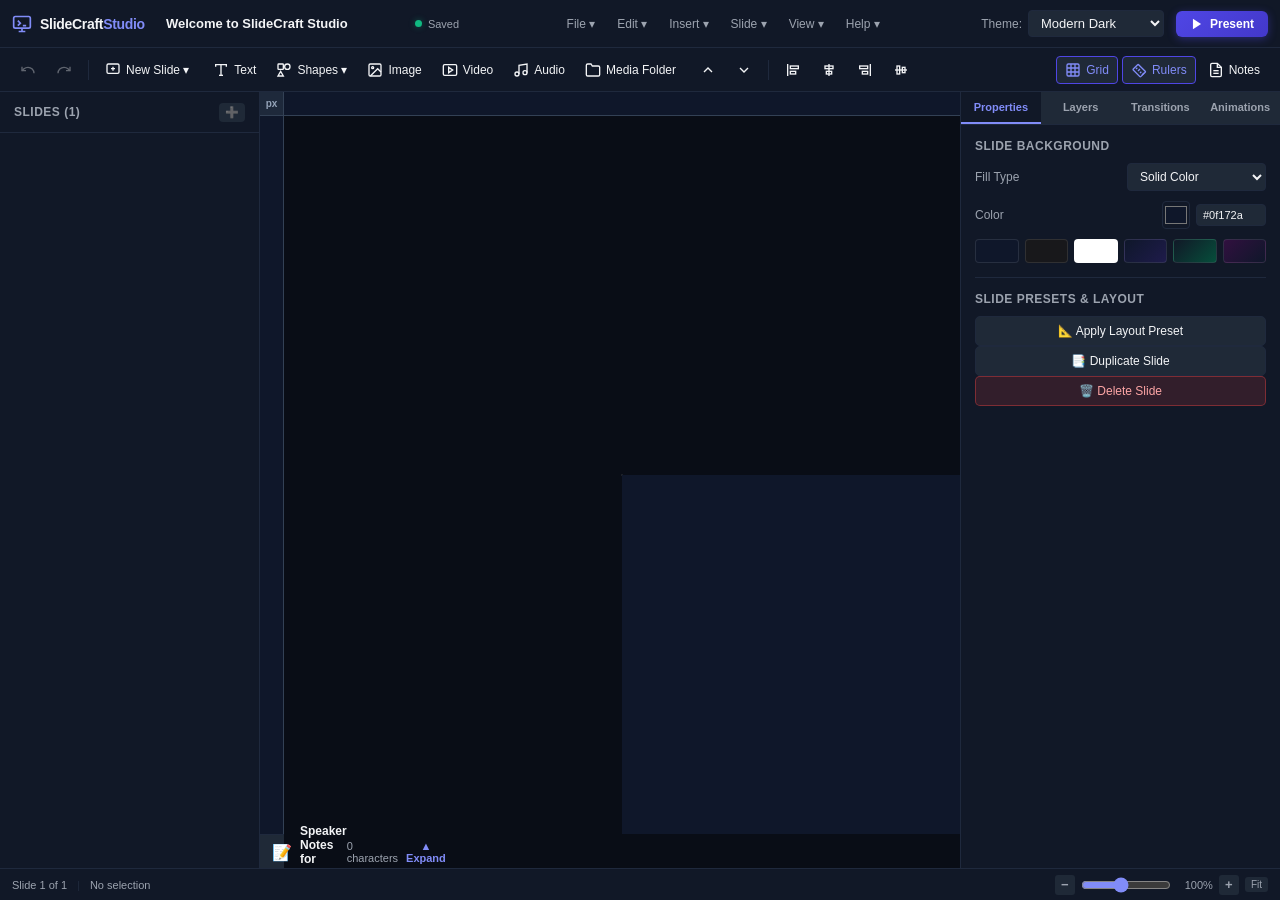
<file: index.html>
<!DOCTYPE html>
<html lang="en">
<head>
  <meta charset="UTF-8">
  <meta name="viewport" content="width=device-width, initial-scale=1.0, viewport-fit=cover, maximum-scale=1.0">
  <meta name="apple-mobile-web-app-capable" content="yes">
  <meta name="apple-mobile-web-app-status-bar-style" content="black-translucent">
  <meta name="mobile-web-app-capable" content="yes">
  <meta name="theme-color" content="#000000">
  <title>SlideCraft Studio - Professional Presentation Editor</title>
  <meta name="description" content="A professional PowerPoint-style presentation editor built with HTML5, CSS3, and Vanilla JavaScript with local persistence, transitions, animations, media, and fullscreen presentation.">
  <meta property="og:title" content="SlideCraft Studio - Professional Presentation Editor">
  <meta property="og:description" content="Create, edit, animate, and present professional slide decks directly in your browser.">
  <meta property="og:type" content="website">
  <link rel="icon" href="data:image/svg+xml,<svg xmlns='http://www.w3.org/2000/svg' viewBox='0 0 24 24' fill='%236366f1'><rect width='24' height='24' rx='5' fill='%231e1b4b'/><path d='M4 6a2 2 0 0 1 2-2h12a2 2 0 0 1 2 2v10a2 2 0 0 1-2 2H6a2 2 0 0 1-2-2V6zm4 14h8v2H8v-2z' fill='%23818cf8'/></svg>">
  <link rel="stylesheet" href="./styles.css">
</head>
<body class="app-body">
  <!-- Top Application Bar -->
  <header class="app-header">
    <div class="header-left">
      <button class="mobile-menu-btn" id="btnMobileMenuToggle" title="Open Navigation Menu" aria-label="Open Navigation Menu">
        <svg viewBox="0 0 24 24" fill="none" stroke="currentColor" stroke-width="2">
          <line x1="3" y1="6" x2="21" y2="6"/>
          <line x1="3" y1="12" x2="21" y2="12"/>
          <line x1="3" y1="18" x2="21" y2="18"/>
        </svg>
      </button>

      <div class="brand">
        <svg class="brand-icon" viewBox="0 0 24 24" fill="none" stroke="currentColor" stroke-width="2">
          <rect x="2" y="3" width="20" height="14" rx="2" stroke="currentColor"/>
          <path d="M8 21h8M12 17v4" stroke="currentColor"/>
          <path d="M7 8l3 3-3 3M13 14h4" stroke="currentColor"/>
        </svg>
        <span class="brand-name">SlideCraft<span class="brand-accent">Studio</span></span>
      </div>

      <div class="project-title-container">
        <input type="text" id="projectTitleInput" class="project-title-input" value="Welcome to SlideCraft Studio" title="Click to rename presentation" spellcheck="false">
      </div>

      <div class="save-indicator" id="saveIndicator" title="Storage status">
        <span class="status-dot saved"></span>
        <span class="status-text" id="saveStatusText">Saved</span>
      </div>
    </div>

    <!-- Menubar dropdowns -->
    <nav class="app-menubar">
      <div class="menu-dropdown">
        <button class="menu-btn" id="menuFileBtn">File ▾</button>
        <div class="dropdown-panel" id="fileMenuPanel">
          <button class="dropdown-item" id="btnNewProject"><span class="item-icon">📄</span> New Presentation <kbd>Ctrl+N</kbd></button>
          <button class="dropdown-item" id="btnOpenProjectManager"><span class="item-icon">📂</span> Open / Projects Manager...</button>
          <hr class="dropdown-divider">
          <button class="dropdown-item" id="btnNewSlideCraft"><span class="item-icon">💾</span> Link & Save Local File (.slidecraft)...</button>
          <button class="dropdown-item" id="btnOpenSlideCraft"><span class="item-icon">📂</span> Open Local File (.slidecraft)...</button>
          <button class="dropdown-item" id="btnSave"><span class="item-icon">☁️</span> Save to Browser Storage <kbd>Ctrl+S</kbd></button>
          <button class="dropdown-item" id="btnSaveAsCopy"><span class="item-icon">📑</span> Save As Copy...</button>
          <hr class="dropdown-divider">
          <button class="dropdown-item" id="btnExportPptx"><span class="item-icon">📊</span> Export to PowerPoint (.pptx)</button>
          <button class="dropdown-item" id="btnImportJson"><span class="item-icon">📥</span> Import File (.slidecraft / .json)...</button>
          <button class="dropdown-item" id="btnExportJson"><span class="item-icon">📤</span> Export .slidecraft JSON</button>
          <button class="dropdown-item" id="btnExportBundle"><span class="item-icon">📦</span> Export Bundle (with Media)</button>
          <hr class="dropdown-divider">
          <button class="dropdown-item" id="btnPrintPdf"><span class="item-icon">🖨️</span> Print / Save to PDF <kbd>Ctrl+P</kbd></button>
          <button class="dropdown-item" id="btnConnectMediaFolder"><span class="item-icon">📁</span> Connect Media Folder...</button>
        </div>
      </div>

      <div class="menu-dropdown">
        <button class="menu-btn" id="menuEditBtn">Edit ▾</button>
        <div class="dropdown-panel" id="editMenuPanel">
          <button class="dropdown-item" id="btnUndo"><span class="item-icon">↩️</span> Undo <kbd>Ctrl+Z</kbd></button>
          <button class="dropdown-item" id="btnRedo"><span class="item-icon">↪️</span> Redo <kbd>Ctrl+Y</kbd></button>
          <hr class="dropdown-divider">
          <button class="dropdown-item" id="btnCut"><span class="item-icon">✂️</span> Cut <kbd>Ctrl+X</kbd></button>
          <button class="dropdown-item" id="btnCopy"><span class="item-icon">📋</span> Copy <kbd>Ctrl+C</kbd></button>
          <button class="dropdown-item" id="btnPaste"><span class="item-icon">📌</span> Paste <kbd>Ctrl+V</kbd></button>
          <button class="dropdown-item" id="btnDuplicate"><span class="item-icon">📑</span> Duplicate <kbd>Ctrl+D</kbd></button>
          <button class="dropdown-item" id="btnDeleteSelected"><span class="item-icon">🗑️</span> Delete <kbd>Del</kbd></button>
          <hr class="dropdown-divider">
          <button class="dropdown-item" id="btnSelectAll"><span class="item-icon">🔲</span> Select All Elements <kbd>Ctrl+A</kbd></button>
        </div>
      </div>

      <div class="menu-dropdown">
        <button class="menu-btn" id="menuInsertBtn">Insert ▾</button>
        <div class="dropdown-panel" id="insertMenuPanel">
          <button class="dropdown-item" id="menuInsertText"><span class="item-icon">T</span> Text Box</button>
          <button class="dropdown-item" id="menuInsertRect"><span class="item-icon">▭</span> Rectangle</button>
          <button class="dropdown-item" id="menuInsertCircle"><span class="item-icon">◯</span> Circle / Ellipse</button>
          <button class="dropdown-item" id="menuInsertArrow"><span class="item-icon">➔</span> Arrow</button>
          <button class="dropdown-item" id="menuInsertLine"><span class="item-icon">―</span> Line</button>
          <button class="dropdown-item" id="menuInsertTriangle"><span class="item-icon">▲</span> Triangle</button>
          <button class="dropdown-item" id="menuInsertCallout"><span class="item-icon">💬</span> Callout Speech Box</button>
          <hr class="dropdown-divider">
          <button class="dropdown-item" id="menuInsertImage"><span class="item-icon">🖼️</span> Image File...</button>
          <button class="dropdown-item" id="menuInsertVideo"><span class="item-icon">🎬</span> Video File...</button>
          <button class="dropdown-item" id="menuInsertAudio"><span class="item-icon">🎵</span> Audio Track...</button>
          <hr class="dropdown-divider">
          <button class="dropdown-item" id="menuInsertMediaLibrary"><span class="item-icon">📚</span> Media Library...</button>
        </div>
      </div>

      <div class="menu-dropdown">
        <button class="menu-btn" id="menuSlideBtn">Slide ▾</button>
        <div class="dropdown-panel" id="slideMenuPanel">
          <button class="dropdown-item" id="menuNewSlide"><span class="item-icon">➕</span> New Slide</button>
          <button class="dropdown-item" id="menuDuplicateSlide"><span class="item-icon">📑</span> Duplicate Current Slide</button>
          <button class="dropdown-item" id="menuDeleteSlide"><span class="item-icon">🗑️</span> Delete Current Slide</button>
          <hr class="dropdown-divider">
          <button class="dropdown-item" id="menuMoveSlideUp"><span class="item-icon">▲</span> Move Slide Up</button>
          <button class="dropdown-item" id="menuMoveSlideDown"><span class="item-icon">▼</span> Move Slide Down</button>
          <hr class="dropdown-divider">
          <button class="dropdown-item" id="menuSlideLayouts"><span class="item-icon">📐</span> Change Layout Preset...</button>
        </div>
      </div>

      <div class="menu-dropdown">
        <button class="menu-btn" id="menuViewBtn">View ▾</button>
        <div class="dropdown-panel" id="viewMenuPanel">
          <button class="dropdown-item" id="menuPresentAll"><span class="item-icon">▶️</span> Present From Start <kbd>F5</kbd></button>
          <button class="dropdown-item" id="menuPresentCurrent"><span class="item-icon">⏯️</span> Present From Current <kbd>Shift+F5</kbd></button>
          <hr class="dropdown-divider">
          <button class="dropdown-item" id="menuToggleGrid"><span class="item-icon">▦</span> Toggle Grid & Snapping</button>
          <button class="dropdown-item" id="menuToggleRulers"><span class="item-icon">📐</span> Toggle Canvas Rulers <kbd>Shift+R</kbd></button>
          <button class="dropdown-item" id="menuToggleNotes"><span class="item-icon">📝</span> Toggle Speaker Notes Drawer</button>
          <button class="dropdown-item" id="menuZoomFit"><span class="item-icon">🔍</span> Fit to Viewport</button>
        </div>
      </div>

      <div class="menu-dropdown">
        <button class="menu-btn" id="menuHelpBtn">Help ▾</button>
        <div class="dropdown-panel" id="helpMenuPanel">
          <button class="dropdown-item" id="btnShortcutsHelp"><span class="item-icon">⌨️</span> Keyboard Shortcuts Reference</button>
          <button class="dropdown-item" id="btnAboutApp"><span class="item-icon">ℹ️</span> About SlideCraft Studio</button>
        </div>
      </div>
    </nav>

    <div class="header-right">
      <!-- Presentation Theme Switcher -->
      <div class="deck-theme-selector" title="Presentation Deck Theme">
        <span class="selector-label">Theme:</span>
        <select id="themeSelect" class="app-select">
          <option value="modern-dark">Modern Dark</option>
          <option value="minimal-light">Minimal Light</option>
          <option value="corporate-blue">Corporate Blue</option>
          <option value="elegant-gradient">Elegant Gradient</option>
          <option value="creative-studio">Creative Studio</option>
          <option value="classic-presentation">Classic Slate</option>
        </select>
      </div>

      <!-- Present button -->
      <button class="btn-present" id="btnPresent" title="Start Fullscreen Presentation (F5)">
        <svg class="btn-icon" viewBox="0 0 24 24" fill="currentColor">
          <polygon points="5 3 19 12 5 21 5 3"/>
        </svg>
        <span>Present</span>
      </button>
    </div>
  </header>

  <!-- Quick Action Ribbon / Toolbar -->
  <section class="app-ribbon">
    <!-- Group: History & Slides -->
    <div class="ribbon-group">
      <button class="ribbon-btn" id="ribbonUndo" title="Undo (Ctrl+Z)" disabled>
        <svg viewBox="0 0 24 24" fill="none" stroke="currentColor" stroke-width="2"><path d="M3 7v6h6"/><path d="M21 17a9 9 0 0 0-9-9 9 9 0 0 0-6 2.3L3 13"/></svg>
      </button>
      <button class="ribbon-btn" id="ribbonRedo" title="Redo (Ctrl+Y)" disabled>
        <svg viewBox="0 0 24 24" fill="none" stroke="currentColor" stroke-width="2"><path d="M21 7v6h-6"/><path d="M3 17a9 9 0 0 1 9-9 9 9 0 0 1 6 2.3L21 13"/></svg>
      </button>
      <div class="ribbon-separator"></div>
      <button class="ribbon-btn-dropdown" id="ribbonNewSlideBtn" title="Add Slide with Layout Preset">
        <svg viewBox="0 0 24 24" fill="none" stroke="currentColor" stroke-width="2"><rect x="3" y="3" width="18" height="14" rx="2"/><path d="M12 7v6M9 10h6"/></svg>
        <span>New Slide ▾</span>
      </button>
    </div>

    <!-- Group: Elements Insertion -->
    <div class="ribbon-group">
      <button class="ribbon-btn" id="ribbonAddText" title="Insert Text Box">
        <svg viewBox="0 0 24 24" fill="none" stroke="currentColor" stroke-width="2"><polyline points="4 7 4 4 20 4 20 7"/><line x1="9" y1="20" x2="15" y2="20"/><line x1="12" y1="4" x2="12" y2="20"/></svg>
        <span>Text</span>
      </button>

      <div class="ribbon-dropdown-wrapper">
        <button class="ribbon-btn" id="ribbonShapesBtn" title="Insert Shapes">
          <svg viewBox="0 0 24 24" fill="none" stroke="currentColor" stroke-width="2"><rect x="3" y="3" width="8" height="8" rx="1"/><circle cx="17" cy="7" r="4"/><polygon points="7 14 3 21 11 21"/></svg>
          <span>Shapes ▾</span>
        </button>
        <div class="ribbon-shapes-palette" id="shapesPalette">
          <button class="shape-pick-btn" data-shape="rect" title="Rectangle"><span class="shape-icon">▭</span></button>
          <button class="shape-pick-btn" data-shape="rounded-rect" title="Rounded Rectangle"><span class="shape-icon">▢</span></button>
          <button class="shape-pick-btn" data-shape="circle" title="Circle / Ellipse"><span class="shape-icon">◯</span></button>
          <button class="shape-pick-btn" data-shape="triangle" title="Triangle"><span class="shape-icon">▲</span></button>
          <button class="shape-pick-btn" data-shape="arrow" title="Right Arrow"><span class="shape-icon">➔</span></button>
          <button class="shape-pick-btn" data-shape="line" title="Straight Line"><span class="shape-icon">―</span></button>
          <button class="shape-pick-btn" data-shape="callout" title="Speech Callout"><span class="shape-icon">💬</span></button>
        </div>
      </div>

      <button class="ribbon-btn" id="ribbonAddImage" title="Insert Image from Computer">
        <svg viewBox="0 0 24 24" fill="none" stroke="currentColor" stroke-width="2"><rect x="3" y="3" width="18" height="18" rx="2"/><circle cx="8.5" cy="8.5" r="1.5"/><polyline points="21 15 16 10 5 21"/></svg>
        <span>Image</span>
      </button>

      <button class="ribbon-btn" id="ribbonAddVideo" title="Insert Video (MP4 / WebM)">
        <svg viewBox="0 0 24 24" fill="none" stroke="currentColor" stroke-width="2"><rect x="2" y="4" width="20" height="16" rx="2"/><polygon points="10 8 16 12 10 16 10 8"/></svg>
        <span>Video</span>
      </button>

      <button class="ribbon-btn" id="ribbonAddAudio" title="Insert Audio Track (MP3 / WAV)">
        <svg viewBox="0 0 24 24" fill="none" stroke="currentColor" stroke-width="2"><path d="M9 18V5l12-2v13"/><circle cx="6" cy="18" r="3"/><circle cx="18" cy="16" r="3"/></svg>
        <span>Audio</span>
      </button>

      <button class="ribbon-btn" id="ribbonMediaLibrary" title="Open Media Library & Folder Picker">
        <svg viewBox="0 0 24 24" fill="none" stroke="currentColor" stroke-width="2"><path d="M22 19a2 2 0 0 1-2 2H4a2 2 0 0 1-2-2V5a2 2 0 0 1 2-2h5l2 3h9a2 2 0 0 1 2 2z"/></svg>
        <span>Media Folder</span>
      </button>
    </div>

    <!-- Group: Stacking and Alignment -->
    <div class="ribbon-group">
      <button class="ribbon-btn" id="ribbonBringForward" title="Bring Forward">
        <svg viewBox="0 0 24 24" fill="none" stroke="currentColor" stroke-width="2"><polyline points="18 15 12 9 6 15"/></svg>
      </button>
      <button class="ribbon-btn" id="ribbonSendBackward" title="Send Backward">
        <svg viewBox="0 0 24 24" fill="none" stroke="currentColor" stroke-width="2"><polyline points="6 9 12 15 18 9"/></svg>
      </button>
      <div class="ribbon-separator"></div>
      <button class="ribbon-btn" id="ribbonAlignLeft" title="Align Left">
        <svg viewBox="0 0 24 24" fill="none" stroke="currentColor" stroke-width="2"><line x1="4" y1="21" x2="4" y2="3"/><rect x="8" y="6" width="12" height="4"/><rect x="8" y="14" width="8" height="4"/></svg>
      </button>
      <button class="ribbon-btn" id="ribbonAlignCenter" title="Align Horizontal Center">
        <svg viewBox="0 0 24 24" fill="none" stroke="currentColor" stroke-width="2"><line x1="12" y1="21" x2="12" y2="3"/><rect x="6" y="6" width="12" height="4"/><rect x="8" y="14" width="8" height="4"/></svg>
      </button>
      <button class="ribbon-btn" id="ribbonAlignRight" title="Align Right">
        <svg viewBox="0 0 24 24" fill="none" stroke="currentColor" stroke-width="2"><line x1="20" y1="21" x2="20" y2="3"/><rect x="4" y="6" width="12" height="4"/><rect x="8" y="14" width="8" height="4"/></svg>
      </button>
      <button class="ribbon-btn" id="ribbonAlignMiddle" title="Align Vertical Middle">
        <svg viewBox="0 0 24 24" fill="none" stroke="currentColor" stroke-width="2"><line x1="3" y1="12" x2="21" y2="12"/><rect x="6" y="6" width="4" height="12"/><rect x="14" y="8" width="4" height="8"/></svg>
      </button>
    </div>

    <!-- Group: View and Tools -->
    <div class="ribbon-group ribbon-group-right">
      <button class="ribbon-btn toggle-active" id="ribbonToggleGrid" title="Toggle Grid Snapping">
        <svg viewBox="0 0 24 24" fill="none" stroke="currentColor" stroke-width="2"><rect x="3" y="3" width="18" height="18" rx="2"/><path d="M3 9h18M3 15h18M9 3v18M15 3v18"/></svg>
        <span>Grid</span>
      </button>
      <button class="ribbon-btn toggle-active" id="ribbonToggleRuler" title="Toggle Canvas Rulers (Shift+R)">
        <svg viewBox="0 0 24 24" fill="none" stroke="currentColor" stroke-width="2">
          <path d="M21.3 15.3l-6.6 6.6c-.4.4-1 .4-1.4 0l-9.9-9.9c-.4-.4-.4-1 0-1.4l6.6-6.6c.4-.4 1-.4 1.4 0l9.9 9.9c.4.4.4 1 0 1.4z"/>
          <path d="M7.5 10.5l2-2M10.5 13.5l3-3M13.5 16.5l2-2M16.5 19.5l3-3"/>
        </svg>
        <span>Rulers</span>
      </button>
      <button class="ribbon-btn" id="ribbonToggleNotes" title="Toggle Speaker Notes">
        <svg viewBox="0 0 24 24" fill="none" stroke="currentColor" stroke-width="2"><path d="M14 2H6a2 2 0 0 0-2 2v16a2 2 0 0 0 2 2h12a2 2 0 0 0 2-2V8z"/><polyline points="14 2 14 8 20 8"/><line x1="16" y1="13" x2="8" y2="13"/><line x1="16" y1="17" x2="8" y2="17"/></svg>
        <span>Notes</span>
      </button>
    </div>
  </section>

  <!-- Main Application Workspace -->
  <main class="app-workspace">
    <!-- Left Sidebar: Slide Thumbnails -->
    <aside class="sidebar-slides" id="sidebarSlides">
      <div class="sidebar-header">
        <span class="sidebar-title">Slides (<span id="slideCountLabel">1</span>)</span>
        <div class="sidebar-header-actions">
          <button class="btn-icon-small" id="btnAddSlideSidebar" title="Add Slide (Layout Preset)">➕</button>
          <button class="btn-close-drawer mobile-only" id="btnCloseMobileSlides" title="Close Slides">✕</button>
        </div>
      </div>

      <div class="slides-thumbnail-list" id="slidesList">
        <!-- Rendered dynamically by app.js -->
      </div>
    </aside>

    <!-- Center Canvas Area with Top and Left Ruler System -->
    <section class="canvas-workspace-area" id="canvasWorkspaceArea">
      <!-- Top-Left Origin Corner Box -->
      <div class="ruler-corner" id="rulerCorner" title="Slide Coordinate System (0,0 to 1920,1080 px). Click to toggle rulers.">
        <span>px</span>
      </div>

      <!-- Top Horizontal Canvas Ruler -->
      <div class="ruler-top-container" id="rulerTopContainer">
        <canvas id="rulerTopCanvas" class="ruler-canvas"></canvas>
      </div>

      <!-- Left Vertical Canvas Ruler -->
      <div class="ruler-left-container" id="rulerLeftContainer">
        <canvas id="rulerLeftCanvas" class="ruler-canvas"></canvas>
      </div>

      <div class="canvas-scroll-container" id="canvasScrollContainer">
        <!-- The Logical 1920x1080 Slide Canvas Container -->
        <div class="canvas-scale-wrapper" id="canvasScaleWrapper">
          <div class="slide-canvas" id="slideCanvas">
            <!-- Background Layer -->
            <div class="canvas-background-layer" id="canvasBackgroundLayer"></div>

            <!-- Elements Container Layer -->
            <div class="canvas-elements-layer" id="canvasElementsLayer"></div>

            <!-- Guides and Snapping Lines Layer -->
            <div class="canvas-guides-layer" id="canvasGuidesLayer">
              <div class="guide-line guide-x" id="guideLineX"></div>
              <div class="guide-line guide-y" id="guideLineY"></div>
            </div>

            <!-- Selection and Transform Gizmo -->
            <div class="selection-overlay" id="selectionOverlay">
              <div class="selection-box" id="selectionBox">
                <!-- Move Grip Bar for effortless dragging -->
                <div class="selection-move-bar" id="selectionMoveBar" title="Click and drag to move element (or use Arrow keys)">
                  <svg viewBox="0 0 24 24" width="12" height="12" fill="currentColor">
                    <path d="M10 9h4V6h3l-5-5-5 5h3v3zm-1 1H6V7l-5 5 5 5v-3h3v-4zm11 2l-5-5v3h-3v4h3v3l5-5zm-7 3h-4v3H6l5 5 5-5h-3v-3z"/>
                  </svg>
                  <span>Drag to Move</span>
                </div>

                <!-- Rotation Handle -->
                <div class="rotate-stem"></div>
                <div class="handle rotate-handle" id="handleRotate" title="Drag to Rotate (Magnetic cardinal snap at 0°/90°/180°/270°, Shift for 15° steps, Alt for free angle)"></div>

                <!-- 8 Resize Handles -->
                <div class="handle resize-nw" data-handle="nw"></div>
                <div class="handle resize-n"  data-handle="n"></div>
                <div class="handle resize-ne" data-handle="ne"></div>
                <div class="handle resize-e"  data-handle="e"></div>
                <div class="handle resize-se" data-handle="se"></div>
                <div class="handle resize-s"  data-handle="s"></div>
                <div class="handle resize-sw" data-handle="sw"></div>
                <div class="handle resize-w"  data-handle="w"></div>

                <!-- Dimension Tooltip -->
                <div class="selection-badge" id="selectionBadge">0 × 0</div>
              </div>

              <!-- Magnetic Cardinal Rotation Snap Tooltip (always upright) -->
              <div class="rotation-snap-tooltip" id="rotationSnapTooltip">
                <span class="snap-icon">🎯</span>
                <span class="snap-label" id="rotationSnapLabel">Parallel to X-Axis</span>
              </div>
            </div>

            <!-- Multi-Select Lasso Marquee -->
            <div class="marquee-rect" id="marqueeRect"></div>
          </div>
        </div>
      </div>

      <!-- Floating Canvas Controls for Mobile/Tablet -->
      <div class="mobile-canvas-controls" id="mobileCanvasControls">
        <button class="m-zoom-btn" id="mBtnZoomOut" title="Zoom Out">−</button>
        <button class="m-zoom-btn m-zoom-fit" id="mBtnZoomFit" title="Fit to Screen"><span id="mZoomVal">Fit</span></button>
        <button class="m-zoom-btn" id="mBtnZoomIn" title="Zoom In">+</button>
      </div>

      <!-- Speaker Notes Collapsible Drawer -->
      <div class="speaker-notes-drawer collapsed" id="speakerNotesDrawer">
        <div class="drawer-header" id="notesDrawerHeader">
          <div class="drawer-header-left">
            <span class="drawer-icon">📝</span>
            <span class="drawer-title">Speaker Notes for Slide <span id="notesSlideNumber">1</span></span>
          </div>
          <div class="drawer-header-right">
            <span class="notes-char-count" id="notesCharCount">0 characters</span>
            <button class="drawer-toggle-btn" id="btnToggleNotesDrawer">▲ Expand</button>
          </div>
        </div>
        <div class="drawer-body">
          <textarea id="slideNotesInput" class="notes-textarea" placeholder="Type private speaker notes here... Notes are saved with the project and visible in the presenter HUD, but never appear on the actual slide." spellcheck="true"></textarea>
        </div>
      </div>
    </section>

    <!-- Right Sidebar: Contextual Inspector Panels -->
    <aside class="sidebar-inspector" id="sidebarInspector">
      <div class="mobile-inspector-header">
        <span class="mobile-inspector-title">Inspector & Formatting</span>
        <button class="btn-close-drawer" id="btnCloseMobileInspector" title="Close Panel">✕</button>
      </div>

      <!-- Tabs Header -->
      <div class="inspector-tabs">
        <button class="inspector-tab active" data-tab="properties" id="tabPropertiesBtn">Properties</button>
        <button class="inspector-tab" data-tab="layers" id="tabLayersBtn">Layers</button>
        <button class="inspector-tab" data-tab="transitions" id="tabTransitionsBtn">Transitions</button>
        <button class="inspector-tab" data-tab="animations" id="tabAnimationsBtn">Animations</button>
      </div>

      <!-- Tab Content Area -->
      <div class="inspector-content">
        <!-- 1. Properties Panel (Contextual: Slide vs Element) -->
        <div class="inspector-pane active" id="paneProperties">
          <!-- Slide Properties (Shown when no element is selected) -->
          <div class="property-group" id="groupSlideProperties">
            <div class="group-title">Slide Background</div>
            <div class="prop-row">
              <label>Fill Type</label>
              <select id="slideBgTypeSelect" class="prop-select">
                <option value="solid">Solid Color</option>
                <option value="gradient-linear">Linear Gradient</option>
                <option value="gradient-radial">Radial Gradient</option>
                <option value="image">Image Background</option>
              </select>
            </div>

            <div class="prop-row" id="rowSlideBgColor1">
              <label>Color</label>
              <div class="color-picker-input">
                <input type="color" id="slideBgColor1" value="#0f172a">
                <input type="text" id="slideBgColor1Text" class="prop-input-sm" value="#0f172a">
              </div>
            </div>

            <div class="prop-row" id="rowSlideBgColor2" style="display: none;">
              <label>Second Color</label>
              <div class="color-picker-input">
                <input type="color" id="slideBgColor2" value="#1e293b">
                <input type="text" id="slideBgColor2Text" class="prop-input-sm" value="#1e293b">
              </div>
            </div>

            <div class="prop-row" id="rowSlideBgAngle" style="display: none;">
              <label>Angle</label>
              <div class="range-with-value">
                <input type="range" id="slideBgAngle" min="0" max="360" value="135">
                <span id="slideBgAngleVal">135°</span>
              </div>
            </div>

            <div class="prop-row" id="rowSlideBgImage" style="display: none;">
              <label>Image</label>
              <button class="prop-btn" id="btnPickSlideBgImage">Select Image File</button>
            </div>

            <!-- Slide Background Quick Swatches -->
            <div class="color-swatches-grid">
              <button class="color-swatch" style="background:#0f172a;" data-bg="solid" data-c1="#0f172a" title="Dark Slate"></button>
              <button class="color-swatch" style="background:#18181b;" data-bg="solid" data-c1="#18181b" title="Midnight Zinc"></button>
              <button class="color-swatch" style="background:#ffffff;" data-bg="solid" data-c1="#ffffff" title="Clean White"></button>
              <button class="color-swatch" style="background:linear-gradient(135deg, #0f172a, #1e1b4b);" data-bg="gradient-linear" data-c1="#0f172a" data-c2="#1e1b4b" data-angle="135" title="Indigo Night"></button>
              <button class="color-swatch" style="background:linear-gradient(135deg, #111827, #064e3b);" data-bg="gradient-linear" data-c1="#111827" data-c2="#064e3b" data-angle="135" title="Emerald Glow"></button>
              <button class="color-swatch" style="background:linear-gradient(135deg, #31103f, #0f172a);" data-bg="gradient-linear" data-c1="#31103f" data-c2="#0f172a" data-angle="135" title="Cosmic Purple"></button>
            </div>

            <hr class="pane-divider">

            <div class="group-title">Slide Presets & Layout</div>
            <button class="prop-btn-secondary" id="btnChangeLayout">📐 Apply Layout Preset</button>
            <button class="prop-btn-secondary" id="btnDuplicateCurrentSlide">📑 Duplicate Slide</button>
            <button class="prop-btn-danger" id="btnDeleteCurrentSlide">🗑️ Delete Slide</button>
          </div>

          <!-- Element Properties (Shown when one or more elements are selected) -->
          <div class="property-group" id="groupElementProperties" style="display: none;">
            <div class="group-title" id="elementTypeNameLabel">Element Properties</div>

            <!-- Transform: Position & Size -->
            <div class="prop-section-subtitle">Transform & Size</div>
            <div class="prop-grid-2">
              <div class="prop-field">
                <label>X (px)</label>
                <input type="number" id="propX" class="prop-input">
              </div>
              <div class="prop-field">
                <label>Y (px)</label>
                <input type="number" id="propY" class="prop-input">
              </div>
              <div class="prop-field">
                <label>Width</label>
                <input type="number" id="propWidth" class="prop-input" min="10">
              </div>
              <div class="prop-field">
                <label>Height</label>
                <input type="number" id="propHeight" class="prop-input" min="10">
              </div>
              <div class="prop-field">
                <label>Rotate (°)</label>
                <input type="number" id="propRotation" class="prop-input" min="-360" max="360">
              </div>
              <div class="prop-field">
                <label>Opacity (%)</label>
                <input type="number" id="propOpacity" class="prop-input" min="0" max="100" value="100">
              </div>
            </div>

            <!-- Quick Alignment & Positioning -->
            <hr class="pane-divider">
            <div class="prop-section-subtitle">Align & Position</div>
            <div class="align-buttons-grid">
              <button class="prop-btn-secondary btn-align-tool" id="btnAlignElemLeft" title="Align Left">⇤ Left</button>
              <button class="prop-btn-secondary btn-align-tool" id="btnAlignElemCenterH" title="Center Horizontally">⇎ Center</button>
              <button class="prop-btn-secondary btn-align-tool" id="btnAlignElemRight" title="Align Right">⇥ Right</button>
              <button class="prop-btn-secondary btn-align-tool" id="btnAlignElemTop" title="Align Top">⇡ Top</button>
              <button class="prop-btn-secondary btn-align-tool" id="btnAlignElemMiddleV" title="Middle Vertically">⇣ Middle</button>
              <button class="prop-btn-secondary btn-align-tool" id="btnAlignElemBottom" title="Align Bottom">⇤ Bottom</button>
            </div>
            <button class="prop-btn-secondary btn-align-tool-center" id="btnCenterOnSlide" style="margin-top: 6px; width: 100%;">🎯 Center on Slide</button>

            <!-- Text Formatting (Only for Text Elements) -->
            <div id="subgroupTextProps" style="display: none;">
              <hr class="pane-divider">
              <div class="prop-section-subtitle">Text Formatting</div>
              <button class="prop-btn" id="btnEditTextInPlace" style="margin-bottom: 10px; width: 100%;">✏️ Edit Text Content</button>

              <div class="prop-row">
                <label>Font</label>
                <select id="propFontFamily" class="prop-select">
                  <option value="Inter, sans-serif">Inter</option>
                  <option value="Roboto, sans-serif">Roboto</option>
                  <option value="'Playfair Display', serif">Playfair Display</option>
                  <option value="'Outfit', sans-serif">Outfit</option>
                  <option value="'Fira Code', monospace">Fira Code</option>
                  <option value="Georgia, serif">Georgia</option>
                  <option value="Arial, sans-serif">Arial</option>
                  <option value="'Courier New', monospace">Courier</option>
                </select>
              </div>

              <div class="prop-row">
                <label>Size (px)</label>
                <input type="number" id="propFontSize" class="prop-input" min="8" max="250" value="32">
              </div>

              <!-- Text Style Toggles -->
              <div class="btn-toggle-group">
                <button class="toggle-btn" id="btnBold" title="Bold (Ctrl+B)"><b>B</b></button>
                <button class="toggle-btn" id="btnItalic" title="Italic (Ctrl+I)"><i>I</i></button>
                <button class="toggle-btn" id="btnUnderline" title="Underline (Ctrl+U)"><u>U</u></button>
                <button class="toggle-btn" id="btnAlignLeft" title="Align Left">⇤</button>
                <button class="toggle-btn" id="btnAlignCenter" title="Align Center">⇎</button>
                <button class="toggle-btn" id="btnAlignRight" title="Align Right">⇥</button>
              </div>

              <div class="prop-row">
                <label>Text Color</label>
                <div class="color-picker-input">
                  <input type="color" id="propTextColor" value="#ffffff">
                  <input type="text" id="propTextColorText" class="prop-input-sm" value="#ffffff">
                </div>
              </div>

              <div class="prop-row">
                <label>Text Highlight</label>
                <div class="color-picker-input">
                  <input type="color" id="propTextBgColor" value="#000000">
                  <input type="text" id="propTextBgColorText" class="prop-input-sm" value="transparent">
                </div>
              </div>

              <div class="prop-row">
                <label>Line Height</label>
                <input type="number" id="propLineHeight" class="prop-input" min="0.8" max="3" step="0.1" value="1.3">
              </div>
            </div>

            <!-- Shape Formatting (For shapes and containers) -->
            <div id="subgroupShapeProps" style="display: none;">
              <hr class="pane-divider">
              <div class="prop-section-subtitle">Shape Appearance</div>

              <div class="prop-row">
                <label>Fill Color</label>
                <div class="color-picker-input">
                  <input type="color" id="propShapeFill" value="#4f46e5">
                  <input type="text" id="propShapeFillText" class="prop-input-sm" value="#4f46e5">
                </div>
              </div>

              <div class="prop-row">
                <label>Stroke Color</label>
                <div class="color-picker-input">
                  <input type="color" id="propShapeStroke" value="#818cf8">
                  <input type="text" id="propShapeStrokeText" class="prop-input-sm" value="#818cf8">
                </div>
              </div>

              <div class="prop-grid-2">
                <div class="prop-field">
                  <label>Stroke (px)</label>
                  <input type="number" id="propStrokeWidth" class="prop-input" min="0" max="40" value="2">
                </div>
                <div class="prop-field">
                  <label>Corner Radius</label>
                  <input type="number" id="propCornerRadius" class="prop-input" min="0" max="100" value="8">
                </div>
              </div>
            </div>

            <!-- Media Options (Image / Video / Audio) -->
            <div id="subgroupMediaProps" style="display: none;">
              <hr class="pane-divider">
              <div class="prop-section-subtitle">Media Settings</div>

              <div class="prop-row" id="rowMediaFit">
                <label>Fit Mode</label>
                <select id="propMediaFit" class="prop-select">
                  <option value="contain">Contain</option>
                  <option value="cover">Cover (Fill & Crop)</option>
                  <option value="fill">Stretch</option>
                </select>
              </div>

              <div id="subgroupVideoProps" style="display: none;">
                <div class="prop-checkbox-row">
                  <label><input type="checkbox" id="propVideoAutoplay"> Autoplay in Presentation</label>
                </div>
                <div class="prop-checkbox-row">
                  <label><input type="checkbox" id="propVideoLoop" checked> Loop Video</label>
                </div>
                <div class="prop-checkbox-row">
                  <label><input type="checkbox" id="propVideoMuted"> Mute Audio</label>
                </div>
              </div>

              <div id="subgroupAudioProps" style="display: none;">
                <div class="prop-checkbox-row">
                  <label><input type="checkbox" id="propAudioLoop"> Loop Audio</label>
                </div>
                <div class="prop-checkbox-row">
                  <label><input type="checkbox" id="propAudioBgTrack"> Slide Background Track</label>
                </div>
                <div class="prop-row">
                  <label>Volume</label>
                  <input type="range" id="propAudioVolume" min="0" max="1" step="0.05" value="1">
                </div>
              </div>

              <button class="prop-btn" id="btnReplaceMedia">Replace File...</button>
            </div>

            <!-- Arrange & Actions -->
            <hr class="pane-divider">
            <div class="prop-section-subtitle">Arrangement & Layer</div>
            <div class="btn-grid-2">
              <button class="prop-btn-secondary" id="btnBringForwardProp">Bring Forward</button>
              <button class="prop-btn-secondary" id="btnSendBackwardProp">Send Backward</button>
              <button class="prop-btn-secondary" id="btnBringToFrontProp">Bring To Front</button>
              <button class="prop-btn-secondary" id="btnSendToBackProp">Send To Back</button>
            </div>

            <div class="btn-grid-2" style="margin-top: 8px;">
              <button class="prop-btn-secondary" id="btnLockElement">🔒 Lock</button>
              <button class="prop-btn-secondary" id="btnDuplicateProp">📑 Duplicate</button>
            </div>
            <button class="prop-btn-danger" id="btnDeleteElementProp" style="margin-top: 8px;">🗑️ Delete Element</button>
          </div>
        </div>

        <!-- 2. Layers Panel -->
        <div class="inspector-pane" id="paneLayers">
          <div class="group-title">Element Layers (Top to Bottom)</div>
          <p class="pane-help-text">Drag or click to reorder stacking sequence.</p>
          <div class="layers-tree-list" id="layersList">
            <!-- Rendered dynamically -->
          </div>
        </div>

        <!-- 3. Transitions Panel -->
        <div class="inspector-pane" id="paneTransitions">
          <div class="group-title">Slide Transition</div>
          <p class="pane-help-text">Visual transition when navigating between slides.</p>

          <div class="prop-row">
            <label>Transition Effect</label>
            <select id="transitionEffectSelect" class="prop-select">
              <option value="none">None (Instant)</option>
              <option value="fade">Fade</option>
              <option value="slide-left">Slide Left</option>
              <option value="slide-right">Slide Right</option>
              <option value="slide-up">Slide Up</option>
              <option value="slide-down">Slide Down</option>
              <option value="zoom">Zoom</option>
            </select>
          </div>

          <div class="prop-row">
            <label>Duration</label>
            <div class="range-with-value">
              <input type="range" id="transitionDuration" min="0.2" max="2.0" step="0.1" value="0.5">
              <span id="transitionDurationVal">0.5s</span>
            </div>
          </div>

          <div class="btn-grid-2" style="margin-top: 12px;">
            <button class="prop-btn" id="btnPreviewTransition">▶ Preview Transition</button>
            <button class="prop-btn-secondary" id="btnApplyTransitionAll">Apply to All Slides</button>
          </div>
        </div>

        <!-- 4. Animations Panel -->
        <div class="inspector-pane" id="paneAnimations">
          <div class="group-title">Element Animation</div>
          <div id="animationTargetNotice" class="pane-help-text">Select an element to configure its entrance animation.</div>

          <div id="animationControls" style="display: none;">
            <div class="prop-row">
              <label>Entrance Effect</label>
              <select id="animEffectSelect" class="prop-select">
                <option value="none">None</option>
                <option value="fade-in">Fade In</option>
                <option value="rise">Rise Up</option>
                <option value="slide-in-left">Slide In Left</option>
                <option value="slide-in-right">Slide In Right</option>
                <option value="zoom-in">Zoom In</option>
                <option value="rotate-in">Rotate In</option>
              </select>
            </div>

            <div class="prop-row">
              <label>Trigger</label>
              <select id="animTriggerSelect" class="prop-select">
                <option value="on-click">On Click (Sequenced in Slideshow)</option>
                <option value="with-previous">With Slide Entrance</option>
                <option value="after-previous">After Previous (0.3s delay)</option>
              </select>
            </div>

            <div class="prop-row">
              <label>Duration</label>
              <div class="range-with-value">
                <input type="range" id="animDuration" min="0.2" max="2.5" step="0.1" value="0.6">
                <span id="animDurationVal">0.6s</span>
              </div>
            </div>

            <div class="prop-row">
              <label>Delay</label>
              <div class="range-with-value">
                <input type="range" id="animDelay" min="0" max="2.0" step="0.1" value="0">
                <span id="animDelayVal">0.0s</span>
              </div>
            </div>

            <div class="btn-grid-2" style="margin-top: 12px;">
              <button class="prop-btn" id="btnPreviewAnim">▶ Preview Animation</button>
              <button class="prop-btn-danger" id="btnRemoveAnim">Remove Animation</button>
            </div>
          </div>

          <hr class="pane-divider">
          <div class="group-title">Animated Elements on this Slide</div>
          <div class="animated-elements-list" id="animatedElementsList">
            <!-- Dynamic list of animation sequence -->
          </div>
        </div>
      </div>
    </aside>
  </main>

  <!-- Bottom Application Status Bar -->
  <footer class="app-statusbar">
    <div class="statusbar-left">
      <span class="status-item" id="statusSlideIndex">Slide 1 of 1</span>
      <span class="status-separator">|</span>
      <span class="status-item" id="statusSelection">No selection</span>
    </div>

    <div class="statusbar-right">
      <div class="zoom-controls">
        <button class="zoom-btn" id="btnZoomOut" title="Zoom Out (Ctrl -)">−</button>
        <input type="range" id="zoomSlider" min="25" max="200" value="100" class="zoom-slider">
        <span class="zoom-text" id="zoomText">100%</span>
        <button class="zoom-btn" id="btnZoomIn" title="Zoom In (Ctrl +)">+</button>
        <button class="zoom-fit-btn" id="btnZoomFit" title="Fit to Viewport">Fit</button>
      </div>
    </div>
  </footer>

  <!-- Mobile Bottom Quick Navigation Bar -->
  <nav class="mobile-bottom-nav" id="mobileBottomNav">
    <button class="mobile-nav-btn" id="btnMobileToggleSlides" title="Slides Deck">
      <span class="mobile-nav-icon">📑</span>
      <span class="mobile-nav-label">Slides</span>
    </button>
    <button class="mobile-nav-btn" id="btnMobileInsert" title="Insert Objects">
      <span class="mobile-nav-icon">➕</span>
      <span class="mobile-nav-label">Insert</span>
    </button>
    <button class="mobile-nav-btn" id="btnMobileFormat" title="Format / Inspector">
      <span class="mobile-nav-icon">🎨</span>
      <span class="mobile-nav-label">Format</span>
      <span class="mobile-badge-dot" id="mobileFormatBadge"></span>
    </button>
    <button class="mobile-nav-btn" id="btnMobileNotes" title="Speaker Notes">
      <span class="mobile-nav-icon">📝</span>
      <span class="mobile-nav-label">Notes</span>
    </button>
    <button class="mobile-nav-btn accent" id="btnMobilePresent" title="Present Slideshow">
      <span class="mobile-nav-icon">▶️</span>
      <span class="mobile-nav-label">Present</span>
    </button>
  </nav>

  <!-- Mobile Drawer Backdrop Overlay -->
  <div class="mobile-drawer-backdrop" id="mobileDrawerBackdrop"></div>

  <!-- Mobile Slide-In Navigation Drawer -->
  <aside class="mobile-nav-drawer" id="mobileNavDrawer">
    <div class="mobile-nav-header">
      <div class="brand">
        <svg class="brand-icon" viewBox="0 0 24 24" fill="none" stroke="currentColor" stroke-width="2">
          <rect x="2" y="3" width="20" height="14" rx="2" stroke="currentColor"/>
          <path d="M8 21h8M12 17v4" stroke="currentColor"/>
          <path d="M7 8l3 3-3 3M13 14h4" stroke="currentColor"/>
        </svg>
        <span class="brand-name">SlideCraft<span class="brand-accent">Studio</span></span>
      </div>
      <button class="btn-close-drawer" id="btnCloseMobileNav" title="Close Menu">✕</button>
    </div>

    <div class="mobile-nav-content">
      <div class="mobile-nav-section">
        <span class="mobile-nav-heading">Project Actions</span>
        <button class="mobile-menu-item" id="mBtnNew"><span class="m-icon">📄</span> New Presentation</button>
        <button class="mobile-menu-item" id="mBtnOpenManager"><span class="m-icon">📂</span> Open / Projects Manager</button>
        <button class="mobile-menu-item" id="mBtnSave"><span class="m-icon">💾</span> Save to Browser</button>
        <button class="mobile-menu-item" id="mBtnImport"><span class="m-icon">📥</span> Import Project (.json)</button>
        <button class="mobile-menu-item" id="mBtnExport"><span class="m-icon">📤</span> Export Project JSON</button>
        <button class="mobile-menu-item" id="mBtnExportBundle"><span class="m-icon">📦</span> Export Bundle (with Media)</button>
        <button class="mobile-menu-item" id="mBtnPrint"><span class="m-icon">🖨️</span> Print / Save to PDF</button>
        <button class="mobile-menu-item" id="mBtnMediaFolder"><span class="m-icon">📁</span> Media Folder & Library</button>
      </div>

      <div class="mobile-nav-section">
        <span class="mobile-nav-heading">Presentation Theme</span>
        <select id="mobileThemeSelect" class="app-select" style="width: 100%; padding: 8px;">
          <option value="modern-dark">Modern Dark</option>
          <option value="minimal-light">Minimal Light</option>
          <option value="corporate-blue">Corporate Blue</option>
          <option value="elegant-gradient">Elegant Gradient</option>
          <option value="creative-studio">Creative Studio</option>
          <option value="classic-presentation">Classic Slate</option>
        </select>
      </div>

      <div class="mobile-nav-section">
        <span class="mobile-nav-heading">Edit Actions</span>
        <div class="btn-grid-2">
          <button class="prop-btn-secondary" id="mBtnUndo">↩️ Undo</button>
          <button class="prop-btn-secondary" id="mBtnRedo">↪️ Redo</button>
        </div>
        <div class="btn-grid-2" style="margin-top: 8px;">
          <button class="prop-btn-secondary" id="mBtnDuplicate">📑 Duplicate</button>
          <button class="prop-btn-danger" id="mBtnDelete">🗑️ Delete</button>
        </div>
      </div>

      <div class="mobile-nav-section">
        <button class="mobile-menu-item" id="mBtnShortcuts"><span class="m-icon">⌨️</span> Keyboard Shortcuts</button>
      </div>
    </div>
  </aside>

  <!-- FULLSCREEN PRESENTATION MODE OVERLAY -->
  <div class="presentation-overlay fullscreen-container presentation-mode" id="presentation-mode" data-alias="fullscreen-container" tabindex="-1">
    <div class="presentation-viewport" id="presentationViewport">
      <!-- Fullscreen presentation slide display -->
      <div class="presentation-slide-container" id="presentationSlideContainer">
        <!-- Injected dynamically during slideshow -->
      </div>
    </div>

    <!-- Laser pointer / highlight indicator -->
    <div class="presentation-laser" id="presentationLaser"></div>

    <!-- Discreet Presenter Controls Bar (Reveals on mouse hover or touch) -->
    <div class="presentation-hud" id="presentationHud">
      <button class="hud-btn" id="btnHudPrev" title="Previous Slide (Left Arrow)">◀</button>
      <span class="hud-counter" id="hudSlideCounter">1 / 1</span>
      <button class="hud-btn" id="btnHudNext" title="Next Slide or Next Animation (Right Arrow / Space)">▶</button>
      <div class="hud-separator"></div>
      <button class="hud-btn" id="btnHudLaser" title="Toggle Laser Pointer">🔴 Pointer</button>
      <button class="hud-btn" id="btnHudNotes" title="Toggle Speaker Notes">📝 Notes</button>
      <button class="hud-btn" id="btnHudFitFill" title="Toggle Fill Screen (No Black Bars) / Letterbox Fit">↔ Fill Screen</button>
      <button class="hud-btn" id="btnHudRotate" title="Rotate View 90° (Fill Screen)">🔄 Rotate</button>
      <button class="hud-btn" id="btnHudFullscreen" title="Toggle Native Fullscreen">⛶ Fullscreen</button>
      <button class="hud-btn" id="btnHudBlackout" title="Black Screen (B)">⬛ Blackout</button>
      <button class="hud-btn hud-exit" id="btnHudExit" title="Exit Presentation (Esc)">✕ Exit</button>
    </div>

    <!-- Presenter Notes Popover Overlay -->
    <div class="hud-notes-popup" id="hudNotesPopup" style="display: none;">
      <div class="hud-notes-header">
        <span>Speaker Notes</span>
        <button id="btnCloseHudNotes" class="btn-close-sm">✕</button>
      </div>
      <div class="hud-notes-content" id="hudNotesContent">
        No notes for this slide.
      </div>
    </div>
  </div>

  <!-- MODALS -->

  <!-- Modal 0: Mobile Insert Action Sheet -->
  <div class="modal-backdrop" id="modalMobileInsert" style="display: none;">
    <div class="modal-dialog modal-sm">
      <div class="modal-header">
        <h3 class="modal-title">Insert into Slide</h3>
        <button class="modal-close-btn" data-close="modalMobileInsert">✕</button>
      </div>
      <div class="modal-body">
        <div class="mobile-insert-grid">
          <button class="mobile-insert-card" id="mInsertSlide">
            <span class="m-ins-icon">➕</span>
            <span class="m-ins-text">New Slide (Preset)</span>
          </button>
          <button class="mobile-insert-card" id="mInsertText">
            <span class="m-ins-icon">🔤</span>
            <span class="m-ins-text">Text Box</span>
          </button>
          <button class="mobile-insert-card" id="mInsertShape">
            <span class="m-ins-icon">🔷</span>
            <span class="m-ins-text">Shape</span>
          </button>
          <button class="mobile-insert-card" id="mInsertImage">
            <span class="m-ins-icon">🖼️</span>
            <span class="m-ins-text">Image</span>
          </button>
          <button class="mobile-insert-card" id="mInsertVideo">
            <span class="m-ins-icon">🎬</span>
            <span class="m-ins-text">Video</span>
          </button>
          <button class="mobile-insert-card" id="mInsertAudio">
            <span class="m-ins-icon">🎵</span>
            <span class="m-ins-text">Audio</span>
          </button>
        </div>
      </div>
    </div>
  </div>

  <!-- Modal 1: Layout Presets Picker -->
  <div class="modal-backdrop" id="modalLayoutPicker" style="display: none;">
    <div class="modal-dialog modal-lg">
      <div class="modal-header">
        <h3 class="modal-title">Select Slide Layout Preset</h3>
        <button class="modal-close-btn" data-close="modalLayoutPicker">✕</button>
      </div>
      <div class="modal-body">
        <div class="layouts-grid">
          <!-- 1. Title -->
          <div class="layout-card" data-layout="title">
            <div class="layout-card-preview layout-preview-title">
              <div class="mock-title"></div>
              <div class="mock-subtitle"></div>
            </div>
            <div class="layout-card-name">Title Slide</div>
            <div class="layout-card-desc">Bold headline with presenter subtitle</div>
          </div>

          <!-- 2. Title & Content -->
          <div class="layout-card" data-layout="title-content">
            <div class="layout-card-preview layout-preview-content">
              <div class="mock-header"></div>
              <div class="mock-bullet"></div>
              <div class="mock-bullet"></div>
              <div class="mock-bullet"></div>
            </div>
            <div class="layout-card-name">Title & Content</div>
            <div class="layout-card-desc">Standard presentation slide with bullet points</div>
          </div>

          <!-- 3. Two Columns -->
          <div class="layout-card" data-layout="two-columns">
            <div class="layout-card-preview layout-preview-columns">
              <div class="mock-header"></div>
              <div class="mock-col left"></div>
              <div class="mock-col right"></div>
            </div>
            <div class="layout-card-name">Two Columns</div>
            <div class="layout-card-desc">Compare two ideas or side-by-side content</div>
          </div>

          <!-- 4. Image-Focused -->
          <div class="layout-card" data-layout="image-focused">
            <div class="layout-card-preview layout-preview-image">
              <div class="mock-header"></div>
              <div class="mock-image-frame">🖼️</div>
            </div>
            <div class="layout-card-name">Image-Focused</div>
            <div class="layout-card-desc">Large visual showcase with caption</div>
          </div>

          <!-- 5. Section Divider -->
          <div class="layout-card" data-layout="section-divider">
            <div class="layout-card-preview layout-preview-section">
              <div class="mock-section-rule"></div>
              <div class="mock-section-title"></div>
            </div>
            <div class="layout-card-name">Section Divider</div>
            <div class="layout-card-desc">Mark transitions between presentation topics</div>
          </div>

          <!-- 6. Blank -->
          <div class="layout-card" data-layout="blank">
            <div class="layout-card-preview layout-preview-blank">
              <span class="mock-empty-icon">⬚</span>
            </div>
            <div class="layout-card-name">Blank Slide</div>
            <div class="layout-card-desc">Clean canvas for custom design from scratch</div>
          </div>
        </div>
      </div>
    </div>
  </div>

  <!-- Modal 2: Media Folder & Library -->
  <div class="modal-backdrop" id="modalMediaLibrary" style="display: none;">
    <div class="modal-dialog modal-xl">
      <div class="modal-header">
        <h3 class="modal-title">Media Library & Local Folder Access</h3>
        <button class="modal-close-btn" data-close="modalMediaLibrary">✕</button>
      </div>
      <div class="modal-body">
        <!-- Native Browser Security Context Banner -->
        <div class="info-alert">
          <strong>Browser Local-First Architecture:</strong>
          In compliance with browser sandboxing, SlideCraft Studio accesses local media using the standard
          <strong>File System Access API</strong> or native file pickers. Media files are stored inside
          your browser's IndexedDB database for persistent offline use.
        </div>

        <!-- Connection actions toolbar -->
        <div class="media-library-toolbar">
          <button class="btn-primary" id="btnConnectFsFolder">
            📁 Connect Local "media/" Folder
          </button>
          <label class="btn-secondary file-upload-label">
            📂 Select Folder (Fallback)
            <input type="file" id="inputFolderFallback" webkitdirectory directory multiple style="display:none;">
          </label>
          <label class="btn-secondary file-upload-label">
            ➕ Upload Media Files...
            <input type="file" id="inputMediaFiles" accept="image/*,video/*,audio/*" multiple style="display:none;">
          </label>
        </div>

        <!-- Media Items Grid -->
        <div class="media-grid" id="mediaLibraryGrid">
          <div class="empty-media-notice">
            No media imported yet. Connect your local "media/" folder or click "Upload Media Files" to import images, videos, or audio into your deck.
          </div>
        </div>
      </div>
    </div>
  </div>

  <!-- Modal 3: Projects Manager -->
  <div class="modal-backdrop" id="modalProjectManager" style="display: none;">
    <div class="modal-dialog modal-lg">
      <div class="modal-header">
        <h3 class="modal-title">Presentation Projects Manager</h3>
        <button class="modal-close-btn" data-close="modalProjectManager">✕</button>
      </div>
      <div class="modal-body">
        <div class="project-manager-actions">
          <button class="btn-primary" id="btnCreateNewProjectFromManager">➕ Create New Presentation</button>
          <button class="btn-secondary" id="btnOpenLocalSlideCraftFromManager">📂 Open .slidecraft File</button>
          <button class="btn-secondary" id="btnImportProjectFileFromManager">📥 Import Project (.json)</button>
        </div>
        <div class="projects-list-container" id="projectsManagerList">
          <!-- Populated from IndexedDB -->
        </div>
      </div>
    </div>
  </div>

  <!-- Modal 4: Keyboard Shortcuts Reference -->
  <div class="modal-backdrop" id="modalShortcuts" style="display: none;">
    <div class="modal-dialog modal-md">
      <div class="modal-header">
        <h3 class="modal-title">Keyboard Shortcuts</h3>
        <button class="modal-close-btn" data-close="modalShortcuts">✕</button>
      </div>
      <div class="modal-body">
        <div class="shortcuts-grid">
          <div class="shortcut-group">
            <h4>Presentation</h4>
            <div class="shortcut-item"><span>Start Slideshow</span> <kbd>F5</kbd></div>
            <div class="shortcut-item"><span>From Current Slide</span> <kbd>Shift + F5</kbd></div>
            <div class="shortcut-item"><span>Next Slide / Step</span> <kbd>→</kbd> or <kbd>Space</kbd></div>
            <div class="shortcut-item"><span>Previous Slide</span> <kbd>←</kbd> or <kbd>Backspace</kbd></div>
            <div class="shortcut-item"><span>Exit Presentation</span> <kbd>Esc</kbd></div>
            <div class="shortcut-item"><span>Black Screen</span> <kbd>B</kbd></div>
          </div>
          <div class="shortcut-group">
            <h4>Editor & Canvas</h4>
            <div class="shortcut-item"><span>Save to Browser</span> <kbd>Ctrl + S</kbd></div>
            <div class="shortcut-item"><span>Undo</span> <kbd>Ctrl + Z</kbd></div>
            <div class="shortcut-item"><span>Redo</span> <kbd>Ctrl + Y</kbd></div>
            <div class="shortcut-item"><span>Duplicate Element/Slide</span> <kbd>Ctrl + D</kbd></div>
            <div class="shortcut-item"><span>Delete Selected</span> <kbd>Del</kbd> / <kbd>Backspace</kbd></div>
            <div class="shortcut-item"><span>Move Elements</span> <kbd>Drag Move Bar</kbd></div>
            <div class="shortcut-item"><span>Nudge (5px)</span> <kbd>Arrow keys</kbd></div>
            <div class="shortcut-item"><span>Fast Nudge (25px)</span> <kbd>Shift + Arrows</kbd></div>
            <div class="shortcut-item"><span>Free Drag (Bypass Snapping)</span> <kbd>Hold Alt + Drag</kbd></div>
            <div class="shortcut-item"><span>Rotate 15° Increments</span> <kbd>Shift + Rotate</kbd></div>
            <div class="shortcut-item"><span>Rotate Free (No Cardinal Snap)</span> <kbd>Alt + Rotate</kbd></div>
            <div class="shortcut-item"><span>Toggle Canvas Rulers</span> <kbd>Shift + R</kbd></div>
          </div>
        </div>
      </div>
    </div>
  </div>

  <!-- Hidden File Input Helpers for standard operations -->
  <input type="file" id="hiddenProjectJsonInput" accept=".json,.slidecraft" style="display:none;">
  <input type="file" id="hiddenSingleImageInput" accept="image/*" style="display:none;">
  <input type="file" id="hiddenSingleVideoInput" accept="video/*" style="display:none;">
  <input type="file" id="hiddenSingleAudioInput" accept="audio/*" style="display:none;">

  <!-- Notification Toast Container -->
  <div class="toast-container" id="toastContainer"></div>

  <!-- Main Vanilla JavaScript App Entry -->
  <script type="module" src="./app.js"></script>
</body>
</html>
</file>
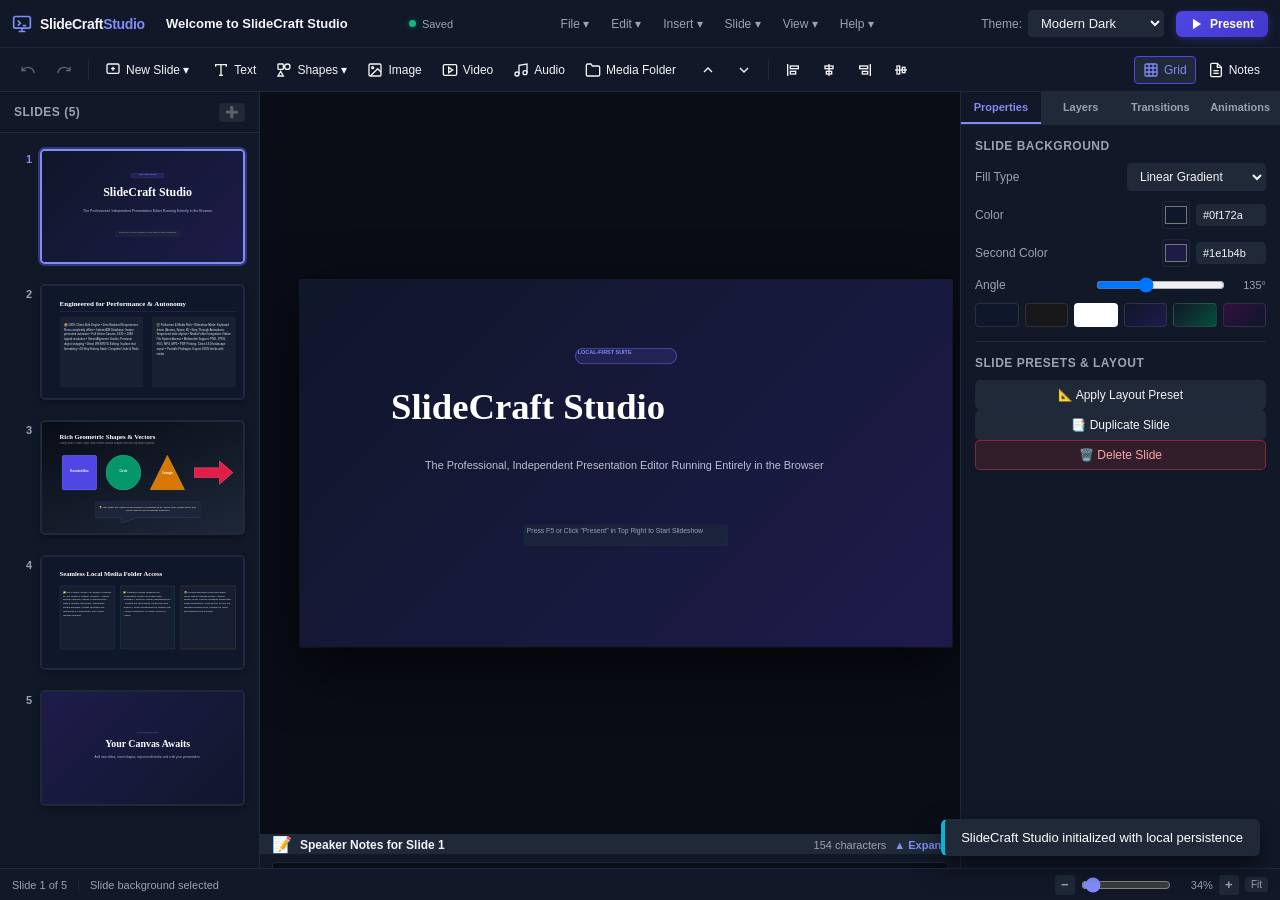
<file: slidecraft-studio/index.html>
<!DOCTYPE html>
<html lang="en">
<head>
  <meta charset="UTF-8">
  <meta name="viewport" content="width=device-width, initial-scale=1.0">
  <title>SlideCraft Studio - Professional Presentation Editor</title>
  <meta name="description" content="A professional PowerPoint-style presentation editor built with HTML5, CSS3, and Vanilla JavaScript with local persistence, transitions, animations, media, and fullscreen presentation.">
  <meta property="og:title" content="SlideCraft Studio - Professional Presentation Editor">
  <meta property="og:description" content="Create, edit, animate, and present professional slide decks directly in your browser.">
  <meta property="og:type" content="website">
  <link rel="icon" href="data:image/svg+xml,<svg xmlns='http://www.w3.org/2000/svg' viewBox='0 0 24 24' fill='%236366f1'><rect width='24' height='24' rx='5' fill='%231e1b4b'/><path d='M4 6a2 2 0 0 1 2-2h12a2 2 0 0 1 2 2v10a2 2 0 0 1-2 2H6a2 2 0 0 1-2-2V6zm4 14h8v2H8v-2z' fill='%23818cf8'/></svg>">
  <link rel="stylesheet" href="./styles.css">
</head>
<body class="app-body">
  <!-- Top Application Bar -->
  <header class="app-header">
    <div class="header-left">
      <button class="mobile-menu-btn" id="btnMobileMenuToggle" title="Open Navigation Menu" aria-label="Open Navigation Menu">
        <svg viewBox="0 0 24 24" fill="none" stroke="currentColor" stroke-width="2">
          <line x1="3" y1="6" x2="21" y2="6"/>
          <line x1="3" y1="12" x2="21" y2="12"/>
          <line x1="3" y1="18" x2="21" y2="18"/>
        </svg>
      </button>

      <div class="brand">
        <svg class="brand-icon" viewBox="0 0 24 24" fill="none" stroke="currentColor" stroke-width="2">
          <rect x="2" y="3" width="20" height="14" rx="2" stroke="currentColor"/>
          <path d="M8 21h8M12 17v4" stroke="currentColor"/>
          <path d="M7 8l3 3-3 3M13 14h4" stroke="currentColor"/>
        </svg>
        <span class="brand-name">SlideCraft<span class="brand-accent">Studio</span></span>
      </div>

      <div class="project-title-container">
        <input type="text" id="projectTitleInput" class="project-title-input" value="Welcome to SlideCraft Studio" title="Click to rename presentation" spellcheck="false">
      </div>

      <div class="save-indicator" id="saveIndicator" title="Storage status">
        <span class="status-dot saved"></span>
        <span class="status-text" id="saveStatusText">Saved</span>
      </div>
    </div>

    <!-- Menubar dropdowns -->
    <nav class="app-menubar">
      <div class="menu-dropdown">
        <button class="menu-btn" id="menuFileBtn">File ▾</button>
        <div class="dropdown-panel" id="fileMenuPanel">
          <button class="dropdown-item" id="btnNewProject"><span class="item-icon">📄</span> New Presentation <kbd>Ctrl+N</kbd></button>
          <button class="dropdown-item" id="btnOpenProjectManager"><span class="item-icon">📂</span> Open / Projects Manager...</button>
          <hr class="dropdown-divider">
          <button class="dropdown-item" id="btnSave"><span class="item-icon">💾</span> Save to Browser <kbd>Ctrl+S</kbd></button>
          <button class="dropdown-item" id="btnSaveAsCopy"><span class="item-icon">📑</span> Save As Copy...</button>
          <hr class="dropdown-divider">
          <button class="dropdown-item" id="btnImportJson"><span class="item-icon">📥</span> Import Project (.json)...</button>
          <button class="dropdown-item" id="btnExportJson"><span class="item-icon">📤</span> Export Project JSON</button>
          <button class="dropdown-item" id="btnExportBundle"><span class="item-icon">📦</span> Export Bundle (with Media)</button>
          <hr class="dropdown-divider">
          <button class="dropdown-item" id="btnPrintPdf"><span class="item-icon">🖨️</span> Print / Save to PDF <kbd>Ctrl+P</kbd></button>
          <button class="dropdown-item" id="btnConnectMediaFolder"><span class="item-icon">📁</span> Connect Media Folder...</button>
        </div>
      </div>

      <div class="menu-dropdown">
        <button class="menu-btn" id="menuEditBtn">Edit ▾</button>
        <div class="dropdown-panel" id="editMenuPanel">
          <button class="dropdown-item" id="btnUndo"><span class="item-icon">↩️</span> Undo <kbd>Ctrl+Z</kbd></button>
          <button class="dropdown-item" id="btnRedo"><span class="item-icon">↪️</span> Redo <kbd>Ctrl+Y</kbd></button>
          <hr class="dropdown-divider">
          <button class="dropdown-item" id="btnCut"><span class="item-icon">✂️</span> Cut <kbd>Ctrl+X</kbd></button>
          <button class="dropdown-item" id="btnCopy"><span class="item-icon">📋</span> Copy <kbd>Ctrl+C</kbd></button>
          <button class="dropdown-item" id="btnPaste"><span class="item-icon">📌</span> Paste <kbd>Ctrl+V</kbd></button>
          <button class="dropdown-item" id="btnDuplicate"><span class="item-icon">📑</span> Duplicate <kbd>Ctrl+D</kbd></button>
          <button class="dropdown-item" id="btnDeleteSelected"><span class="item-icon">🗑️</span> Delete <kbd>Del</kbd></button>
          <hr class="dropdown-divider">
          <button class="dropdown-item" id="btnSelectAll"><span class="item-icon">🔲</span> Select All Elements <kbd>Ctrl+A</kbd></button>
        </div>
      </div>

      <div class="menu-dropdown">
        <button class="menu-btn" id="menuInsertBtn">Insert ▾</button>
        <div class="dropdown-panel" id="insertMenuPanel">
          <button class="dropdown-item" id="menuInsertText"><span class="item-icon">T</span> Text Box</button>
          <button class="dropdown-item" id="menuInsertRect"><span class="item-icon">▭</span> Rectangle</button>
          <button class="dropdown-item" id="menuInsertCircle"><span class="item-icon">◯</span> Circle / Ellipse</button>
          <button class="dropdown-item" id="menuInsertArrow"><span class="item-icon">➔</span> Arrow</button>
          <button class="dropdown-item" id="menuInsertLine"><span class="item-icon">―</span> Line</button>
          <button class="dropdown-item" id="menuInsertTriangle"><span class="item-icon">▲</span> Triangle</button>
          <button class="dropdown-item" id="menuInsertCallout"><span class="item-icon">💬</span> Callout Speech Box</button>
          <hr class="dropdown-divider">
          <button class="dropdown-item" id="menuInsertImage"><span class="item-icon">🖼️</span> Image File...</button>
          <button class="dropdown-item" id="menuInsertVideo"><span class="item-icon">🎬</span> Video File...</button>
          <button class="dropdown-item" id="menuInsertAudio"><span class="item-icon">🎵</span> Audio Track...</button>
          <hr class="dropdown-divider">
          <button class="dropdown-item" id="menuInsertMediaLibrary"><span class="item-icon">📚</span> Media Library...</button>
        </div>
      </div>

      <div class="menu-dropdown">
        <button class="menu-btn" id="menuSlideBtn">Slide ▾</button>
        <div class="dropdown-panel" id="slideMenuPanel">
          <button class="dropdown-item" id="menuNewSlide"><span class="item-icon">➕</span> New Slide</button>
          <button class="dropdown-item" id="menuDuplicateSlide"><span class="item-icon">📑</span> Duplicate Current Slide</button>
          <button class="dropdown-item" id="menuDeleteSlide"><span class="item-icon">🗑️</span> Delete Current Slide</button>
          <hr class="dropdown-divider">
          <button class="dropdown-item" id="menuMoveSlideUp"><span class="item-icon">▲</span> Move Slide Up</button>
          <button class="dropdown-item" id="menuMoveSlideDown"><span class="item-icon">▼</span> Move Slide Down</button>
          <hr class="dropdown-divider">
          <button class="dropdown-item" id="menuSlideLayouts"><span class="item-icon">📐</span> Change Layout Preset...</button>
        </div>
      </div>

      <div class="menu-dropdown">
        <button class="menu-btn" id="menuViewBtn">View ▾</button>
        <div class="dropdown-panel" id="viewMenuPanel">
          <button class="dropdown-item" id="menuPresentAll"><span class="item-icon">▶️</span> Present From Start <kbd>F5</kbd></button>
          <button class="dropdown-item" id="menuPresentCurrent"><span class="item-icon">⏯️</span> Present From Current <kbd>Shift+F5</kbd></button>
          <hr class="dropdown-divider">
          <button class="dropdown-item" id="menuToggleGrid"><span class="item-icon">▦</span> Toggle Grid & Snapping</button>
          <button class="dropdown-item" id="menuToggleNotes"><span class="item-icon">📝</span> Toggle Speaker Notes Drawer</button>
          <button class="dropdown-item" id="menuZoomFit"><span class="item-icon">🔍</span> Fit to Viewport</button>
        </div>
      </div>

      <div class="menu-dropdown">
        <button class="menu-btn" id="menuHelpBtn">Help ▾</button>
        <div class="dropdown-panel" id="helpMenuPanel">
          <button class="dropdown-item" id="btnShortcutsHelp"><span class="item-icon">⌨️</span> Keyboard Shortcuts Reference</button>
          <button class="dropdown-item" id="btnAboutApp"><span class="item-icon">ℹ️</span> About SlideCraft Studio</button>
        </div>
      </div>
    </nav>

    <div class="header-right">
      <!-- Presentation Theme Switcher -->
      <div class="deck-theme-selector" title="Presentation Deck Theme">
        <span class="selector-label">Theme:</span>
        <select id="themeSelect" class="app-select">
          <option value="modern-dark">Modern Dark</option>
          <option value="minimal-light">Minimal Light</option>
          <option value="corporate-blue">Corporate Blue</option>
          <option value="elegant-gradient">Elegant Gradient</option>
          <option value="creative-studio">Creative Studio</option>
          <option value="classic-presentation">Classic Slate</option>
        </select>
      </div>

      <!-- Present button -->
      <button class="btn-present" id="btnPresent" title="Start Fullscreen Presentation (F5)">
        <svg class="btn-icon" viewBox="0 0 24 24" fill="currentColor">
          <polygon points="5 3 19 12 5 21 5 3"/>
        </svg>
        <span>Present</span>
      </button>
    </div>
  </header>

  <!-- Quick Action Ribbon / Toolbar -->
  <section class="app-ribbon">
    <!-- Group: History & Slides -->
    <div class="ribbon-group">
      <button class="ribbon-btn" id="ribbonUndo" title="Undo (Ctrl+Z)" disabled>
        <svg viewBox="0 0 24 24" fill="none" stroke="currentColor" stroke-width="2"><path d="M3 7v6h6"/><path d="M21 17a9 9 0 0 0-9-9 9 9 0 0 0-6 2.3L3 13"/></svg>
      </button>
      <button class="ribbon-btn" id="ribbonRedo" title="Redo (Ctrl+Y)" disabled>
        <svg viewBox="0 0 24 24" fill="none" stroke="currentColor" stroke-width="2"><path d="M21 7v6h-6"/><path d="M3 17a9 9 0 0 1 9-9 9 9 0 0 1 6 2.3L21 13"/></svg>
      </button>
      <div class="ribbon-separator"></div>
      <button class="ribbon-btn-dropdown" id="ribbonNewSlideBtn" title="Add Slide with Layout Preset">
        <svg viewBox="0 0 24 24" fill="none" stroke="currentColor" stroke-width="2"><rect x="3" y="3" width="18" height="14" rx="2"/><path d="M12 7v6M9 10h6"/></svg>
        <span>New Slide ▾</span>
      </button>
    </div>

    <!-- Group: Elements Insertion -->
    <div class="ribbon-group">
      <button class="ribbon-btn" id="ribbonAddText" title="Insert Text Box">
        <svg viewBox="0 0 24 24" fill="none" stroke="currentColor" stroke-width="2"><polyline points="4 7 4 4 20 4 20 7"/><line x1="9" y1="20" x2="15" y2="20"/><line x1="12" y1="4" x2="12" y2="20"/></svg>
        <span>Text</span>
      </button>

      <div class="ribbon-dropdown-wrapper">
        <button class="ribbon-btn" id="ribbonShapesBtn" title="Insert Shapes">
          <svg viewBox="0 0 24 24" fill="none" stroke="currentColor" stroke-width="2"><rect x="3" y="3" width="8" height="8" rx="1"/><circle cx="17" cy="7" r="4"/><polygon points="7 14 3 21 11 21"/></svg>
          <span>Shapes ▾</span>
        </button>
        <div class="ribbon-shapes-palette" id="shapesPalette">
          <button class="shape-pick-btn" data-shape="rect" title="Rectangle"><span class="shape-icon">▭</span></button>
          <button class="shape-pick-btn" data-shape="rounded-rect" title="Rounded Rectangle"><span class="shape-icon">▢</span></button>
          <button class="shape-pick-btn" data-shape="circle" title="Circle / Ellipse"><span class="shape-icon">◯</span></button>
          <button class="shape-pick-btn" data-shape="triangle" title="Triangle"><span class="shape-icon">▲</span></button>
          <button class="shape-pick-btn" data-shape="arrow" title="Right Arrow"><span class="shape-icon">➔</span></button>
          <button class="shape-pick-btn" data-shape="line" title="Straight Line"><span class="shape-icon">―</span></button>
          <button class="shape-pick-btn" data-shape="callout" title="Speech Callout"><span class="shape-icon">💬</span></button>
        </div>
      </div>

      <button class="ribbon-btn" id="ribbonAddImage" title="Insert Image from Computer">
        <svg viewBox="0 0 24 24" fill="none" stroke="currentColor" stroke-width="2"><rect x="3" y="3" width="18" height="18" rx="2"/><circle cx="8.5" cy="8.5" r="1.5"/><polyline points="21 15 16 10 5 21"/></svg>
        <span>Image</span>
      </button>

      <button class="ribbon-btn" id="ribbonAddVideo" title="Insert Video (MP4 / WebM)">
        <svg viewBox="0 0 24 24" fill="none" stroke="currentColor" stroke-width="2"><rect x="2" y="4" width="20" height="16" rx="2"/><polygon points="10 8 16 12 10 16 10 8"/></svg>
        <span>Video</span>
      </button>

      <button class="ribbon-btn" id="ribbonAddAudio" title="Insert Audio Track (MP3 / WAV)">
        <svg viewBox="0 0 24 24" fill="none" stroke="currentColor" stroke-width="2"><path d="M9 18V5l12-2v13"/><circle cx="6" cy="18" r="3"/><circle cx="18" cy="16" r="3"/></svg>
        <span>Audio</span>
      </button>

      <button class="ribbon-btn" id="ribbonMediaLibrary" title="Open Media Library & Folder Picker">
        <svg viewBox="0 0 24 24" fill="none" stroke="currentColor" stroke-width="2"><path d="M22 19a2 2 0 0 1-2 2H4a2 2 0 0 1-2-2V5a2 2 0 0 1 2-2h5l2 3h9a2 2 0 0 1 2 2z"/></svg>
        <span>Media Folder</span>
      </button>
    </div>

    <!-- Group: Stacking and Alignment -->
    <div class="ribbon-group">
      <button class="ribbon-btn" id="ribbonBringForward" title="Bring Forward">
        <svg viewBox="0 0 24 24" fill="none" stroke="currentColor" stroke-width="2"><polyline points="18 15 12 9 6 15"/></svg>
      </button>
      <button class="ribbon-btn" id="ribbonSendBackward" title="Send Backward">
        <svg viewBox="0 0 24 24" fill="none" stroke="currentColor" stroke-width="2"><polyline points="6 9 12 15 18 9"/></svg>
      </button>
      <div class="ribbon-separator"></div>
      <button class="ribbon-btn" id="ribbonAlignLeft" title="Align Left">
        <svg viewBox="0 0 24 24" fill="none" stroke="currentColor" stroke-width="2"><line x1="4" y1="21" x2="4" y2="3"/><rect x="8" y="6" width="12" height="4"/><rect x="8" y="14" width="8" height="4"/></svg>
      </button>
      <button class="ribbon-btn" id="ribbonAlignCenter" title="Align Horizontal Center">
        <svg viewBox="0 0 24 24" fill="none" stroke="currentColor" stroke-width="2"><line x1="12" y1="21" x2="12" y2="3"/><rect x="6" y="6" width="12" height="4"/><rect x="8" y="14" width="8" height="4"/></svg>
      </button>
      <button class="ribbon-btn" id="ribbonAlignRight" title="Align Right">
        <svg viewBox="0 0 24 24" fill="none" stroke="currentColor" stroke-width="2"><line x1="20" y1="21" x2="20" y2="3"/><rect x="4" y="6" width="12" height="4"/><rect x="8" y="14" width="8" height="4"/></svg>
      </button>
      <button class="ribbon-btn" id="ribbonAlignMiddle" title="Align Vertical Middle">
        <svg viewBox="0 0 24 24" fill="none" stroke="currentColor" stroke-width="2"><line x1="3" y1="12" x2="21" y2="12"/><rect x="6" y="6" width="4" height="12"/><rect x="14" y="8" width="4" height="8"/></svg>
      </button>
    </div>

    <!-- Group: View and Tools -->
    <div class="ribbon-group ribbon-group-right">
      <button class="ribbon-btn toggle-active" id="ribbonToggleGrid" title="Toggle Grid Snapping">
        <svg viewBox="0 0 24 24" fill="none" stroke="currentColor" stroke-width="2"><rect x="3" y="3" width="18" height="18" rx="2"/><path d="M3 9h18M3 15h18M9 3v18M15 3v18"/></svg>
        <span>Grid</span>
      </button>
      <button class="ribbon-btn" id="ribbonToggleNotes" title="Toggle Speaker Notes">
        <svg viewBox="0 0 24 24" fill="none" stroke="currentColor" stroke-width="2"><path d="M14 2H6a2 2 0 0 0-2 2v16a2 2 0 0 0 2 2h12a2 2 0 0 0 2-2V8z"/><polyline points="14 2 14 8 20 8"/><line x1="16" y1="13" x2="8" y2="13"/><line x1="16" y1="17" x2="8" y2="17"/></svg>
        <span>Notes</span>
      </button>
    </div>
  </section>

  <!-- Main Application Workspace -->
  <main class="app-workspace">
    <!-- Left Sidebar: Slide Thumbnails -->
    <aside class="sidebar-slides" id="sidebarSlides">
      <div class="sidebar-header">
        <span class="sidebar-title">Slides (<span id="slideCountLabel">1</span>)</span>
        <div class="sidebar-header-actions">
          <button class="btn-icon-small" id="btnAddSlideSidebar" title="Add Slide (Layout Preset)">➕</button>
          <button class="btn-close-drawer mobile-only" id="btnCloseMobileSlides" title="Close Slides">✕</button>
        </div>
      </div>

      <div class="slides-thumbnail-list" id="slidesList">
        <!-- Rendered dynamically by app.js -->
      </div>
    </aside>

    <!-- Center Canvas Area -->
    <section class="canvas-workspace-area" id="canvasWorkspaceArea">
      <div class="canvas-scroll-container" id="canvasScrollContainer">
        <!-- The Logical 1920x1080 Slide Canvas Container -->
        <div class="canvas-scale-wrapper" id="canvasScaleWrapper">
          <div class="slide-canvas" id="slideCanvas">
            <!-- Background Layer -->
            <div class="canvas-background-layer" id="canvasBackgroundLayer"></div>

            <!-- Elements Container Layer -->
            <div class="canvas-elements-layer" id="canvasElementsLayer"></div>

            <!-- Guides and Snapping Lines Layer -->
            <div class="canvas-guides-layer" id="canvasGuidesLayer">
              <div class="guide-line guide-x" id="guideLineX"></div>
              <div class="guide-line guide-y" id="guideLineY"></div>
            </div>

            <!-- Selection and Transform Gizmo -->
            <div class="selection-overlay" id="selectionOverlay">
              <div class="selection-box" id="selectionBox">
                <!-- Rotation Handle -->
                <div class="rotate-stem"></div>
                <div class="handle rotate-handle" id="handleRotate" title="Drag to Rotate (Hold Shift for 15° steps)"></div>

                <!-- 8 Resize Handles -->
                <div class="handle resize-nw" data-handle="nw"></div>
                <div class="handle resize-n"  data-handle="n"></div>
                <div class="handle resize-ne" data-handle="ne"></div>
                <div class="handle resize-e"  data-handle="e"></div>
                <div class="handle resize-se" data-handle="se"></div>
                <div class="handle resize-s"  data-handle="s"></div>
                <div class="handle resize-sw" data-handle="sw"></div>
                <div class="handle resize-w"  data-handle="w"></div>

                <!-- Dimension Tooltip -->
                <div class="selection-badge" id="selectionBadge">0 × 0</div>
              </div>
            </div>

            <!-- Multi-Select Lasso Marquee -->
            <div class="marquee-rect" id="marqueeRect"></div>
          </div>
        </div>
      </div>

      <!-- Floating Canvas Controls for Mobile/Tablet -->
      <div class="mobile-canvas-controls" id="mobileCanvasControls">
        <button class="m-zoom-btn" id="mBtnZoomOut" title="Zoom Out">−</button>
        <button class="m-zoom-btn m-zoom-fit" id="mBtnZoomFit" title="Fit to Screen"><span id="mZoomVal">Fit</span></button>
        <button class="m-zoom-btn" id="mBtnZoomIn" title="Zoom In">+</button>
      </div>

      <!-- Speaker Notes Collapsible Drawer -->
      <div class="speaker-notes-drawer collapsed" id="speakerNotesDrawer">
        <div class="drawer-header" id="notesDrawerHeader">
          <div class="drawer-header-left">
            <span class="drawer-icon">📝</span>
            <span class="drawer-title">Speaker Notes for Slide <span id="notesSlideNumber">1</span></span>
          </div>
          <div class="drawer-header-right">
            <span class="notes-char-count" id="notesCharCount">0 characters</span>
            <button class="drawer-toggle-btn" id="btnToggleNotesDrawer">▲ Expand</button>
          </div>
        </div>
        <div class="drawer-body">
          <textarea id="slideNotesInput" class="notes-textarea" placeholder="Type private speaker notes here... Notes are saved with the project and visible in the presenter HUD, but never appear on the actual slide." spellcheck="true"></textarea>
        </div>
      </div>
    </section>

    <!-- Right Sidebar: Contextual Inspector Panels -->
    <aside class="sidebar-inspector" id="sidebarInspector">
      <div class="mobile-inspector-header">
        <span class="mobile-inspector-title">Inspector & Formatting</span>
        <button class="btn-close-drawer" id="btnCloseMobileInspector" title="Close Panel">✕</button>
      </div>

      <!-- Tabs Header -->
      <div class="inspector-tabs">
        <button class="inspector-tab active" data-tab="properties" id="tabPropertiesBtn">Properties</button>
        <button class="inspector-tab" data-tab="layers" id="tabLayersBtn">Layers</button>
        <button class="inspector-tab" data-tab="transitions" id="tabTransitionsBtn">Transitions</button>
        <button class="inspector-tab" data-tab="animations" id="tabAnimationsBtn">Animations</button>
      </div>

      <!-- Tab Content Area -->
      <div class="inspector-content">
        <!-- 1. Properties Panel (Contextual: Slide vs Element) -->
        <div class="inspector-pane active" id="paneProperties">
          <!-- Slide Properties (Shown when no element is selected) -->
          <div class="property-group" id="groupSlideProperties">
            <div class="group-title">Slide Background</div>
            <div class="prop-row">
              <label>Fill Type</label>
              <select id="slideBgTypeSelect" class="prop-select">
                <option value="solid">Solid Color</option>
                <option value="gradient-linear">Linear Gradient</option>
                <option value="gradient-radial">Radial Gradient</option>
                <option value="image">Image Background</option>
              </select>
            </div>

            <div class="prop-row" id="rowSlideBgColor1">
              <label>Color</label>
              <div class="color-picker-input">
                <input type="color" id="slideBgColor1" value="#0f172a">
                <input type="text" id="slideBgColor1Text" class="prop-input-sm" value="#0f172a">
              </div>
            </div>

            <div class="prop-row" id="rowSlideBgColor2" style="display: none;">
              <label>Second Color</label>
              <div class="color-picker-input">
                <input type="color" id="slideBgColor2" value="#1e293b">
                <input type="text" id="slideBgColor2Text" class="prop-input-sm" value="#1e293b">
              </div>
            </div>

            <div class="prop-row" id="rowSlideBgAngle" style="display: none;">
              <label>Angle</label>
              <div class="range-with-value">
                <input type="range" id="slideBgAngle" min="0" max="360" value="135">
                <span id="slideBgAngleVal">135°</span>
              </div>
            </div>

            <div class="prop-row" id="rowSlideBgImage" style="display: none;">
              <label>Image</label>
              <button class="prop-btn" id="btnPickSlideBgImage">Select Image File</button>
            </div>

            <!-- Slide Background Quick Swatches -->
            <div class="color-swatches-grid">
              <button class="color-swatch" style="background:#0f172a;" data-bg="solid" data-c1="#0f172a" title="Dark Slate"></button>
              <button class="color-swatch" style="background:#18181b;" data-bg="solid" data-c1="#18181b" title="Midnight Zinc"></button>
              <button class="color-swatch" style="background:#ffffff;" data-bg="solid" data-c1="#ffffff" title="Clean White"></button>
              <button class="color-swatch" style="background:linear-gradient(135deg, #0f172a, #1e1b4b);" data-bg="gradient-linear" data-c1="#0f172a" data-c2="#1e1b4b" data-angle="135" title="Indigo Night"></button>
              <button class="color-swatch" style="background:linear-gradient(135deg, #111827, #064e3b);" data-bg="gradient-linear" data-c1="#111827" data-c2="#064e3b" data-angle="135" title="Emerald Glow"></button>
              <button class="color-swatch" style="background:linear-gradient(135deg, #31103f, #0f172a);" data-bg="gradient-linear" data-c1="#31103f" data-c2="#0f172a" data-angle="135" title="Cosmic Purple"></button>
            </div>

            <hr class="pane-divider">

            <div class="group-title">Slide Presets & Layout</div>
            <button class="prop-btn-secondary" id="btnChangeLayout">📐 Apply Layout Preset</button>
            <button class="prop-btn-secondary" id="btnDuplicateCurrentSlide">📑 Duplicate Slide</button>
            <button class="prop-btn-danger" id="btnDeleteCurrentSlide">🗑️ Delete Slide</button>
          </div>

          <!-- Element Properties (Shown when one or more elements are selected) -->
          <div class="property-group" id="groupElementProperties" style="display: none;">
            <div class="group-title" id="elementTypeNameLabel">Element Properties</div>

            <!-- Transform: Position & Size -->
            <div class="prop-section-subtitle">Transform & Size</div>
            <div class="prop-grid-2">
              <div class="prop-field">
                <label>X (px)</label>
                <input type="number" id="propX" class="prop-input">
              </div>
              <div class="prop-field">
                <label>Y (px)</label>
                <input type="number" id="propY" class="prop-input">
              </div>
              <div class="prop-field">
                <label>Width</label>
                <input type="number" id="propWidth" class="prop-input" min="10">
              </div>
              <div class="prop-field">
                <label>Height</label>
                <input type="number" id="propHeight" class="prop-input" min="10">
              </div>
              <div class="prop-field">
                <label>Rotate (°)</label>
                <input type="number" id="propRotation" class="prop-input" min="-360" max="360">
              </div>
              <div class="prop-field">
                <label>Opacity (%)</label>
                <input type="number" id="propOpacity" class="prop-input" min="0" max="100" value="100">
              </div>
            </div>

            <!-- Text Formatting (Only for Text Elements) -->
            <div id="subgroupTextProps" style="display: none;">
              <hr class="pane-divider">
              <div class="prop-section-subtitle">Text Formatting</div>

              <div class="prop-row">
                <label>Font</label>
                <select id="propFontFamily" class="prop-select">
                  <option value="Inter, sans-serif">Inter</option>
                  <option value="Roboto, sans-serif">Roboto</option>
                  <option value="'Playfair Display', serif">Playfair Display</option>
                  <option value="'Outfit', sans-serif">Outfit</option>
                  <option value="'Fira Code', monospace">Fira Code</option>
                  <option value="Georgia, serif">Georgia</option>
                  <option value="Arial, sans-serif">Arial</option>
                  <option value="'Courier New', monospace">Courier</option>
                </select>
              </div>

              <div class="prop-row">
                <label>Size (px)</label>
                <input type="number" id="propFontSize" class="prop-input" min="8" max="250" value="32">
              </div>

              <!-- Text Style Toggles -->
              <div class="btn-toggle-group">
                <button class="toggle-btn" id="btnBold" title="Bold (Ctrl+B)"><b>B</b></button>
                <button class="toggle-btn" id="btnItalic" title="Italic (Ctrl+I)"><i>I</i></button>
                <button class="toggle-btn" id="btnUnderline" title="Underline (Ctrl+U)"><u>U</u></button>
                <button class="toggle-btn" id="btnAlignLeft" title="Align Left">⇤</button>
                <button class="toggle-btn" id="btnAlignCenter" title="Align Center">⇎</button>
                <button class="toggle-btn" id="btnAlignRight" title="Align Right">⇥</button>
              </div>

              <div class="prop-row">
                <label>Text Color</label>
                <div class="color-picker-input">
                  <input type="color" id="propTextColor" value="#ffffff">
                  <input type="text" id="propTextColorText" class="prop-input-sm" value="#ffffff">
                </div>
              </div>

              <div class="prop-row">
                <label>Text Highlight</label>
                <div class="color-picker-input">
                  <input type="color" id="propTextBgColor" value="#000000">
                  <input type="text" id="propTextBgColorText" class="prop-input-sm" value="transparent">
                </div>
              </div>

              <div class="prop-row">
                <label>Line Height</label>
                <input type="number" id="propLineHeight" class="prop-input" min="0.8" max="3" step="0.1" value="1.3">
              </div>
            </div>

            <!-- Shape Formatting (For shapes and containers) -->
            <div id="subgroupShapeProps" style="display: none;">
              <hr class="pane-divider">
              <div class="prop-section-subtitle">Shape Appearance</div>

              <div class="prop-row">
                <label>Fill Color</label>
                <div class="color-picker-input">
                  <input type="color" id="propShapeFill" value="#4f46e5">
                  <input type="text" id="propShapeFillText" class="prop-input-sm" value="#4f46e5">
                </div>
              </div>

              <div class="prop-row">
                <label>Stroke Color</label>
                <div class="color-picker-input">
                  <input type="color" id="propShapeStroke" value="#818cf8">
                  <input type="text" id="propShapeStrokeText" class="prop-input-sm" value="#818cf8">
                </div>
              </div>

              <div class="prop-grid-2">
                <div class="prop-field">
                  <label>Stroke (px)</label>
                  <input type="number" id="propStrokeWidth" class="prop-input" min="0" max="40" value="2">
                </div>
                <div class="prop-field">
                  <label>Corner Radius</label>
                  <input type="number" id="propCornerRadius" class="prop-input" min="0" max="100" value="8">
                </div>
              </div>
            </div>

            <!-- Media Options (Image / Video / Audio) -->
            <div id="subgroupMediaProps" style="display: none;">
              <hr class="pane-divider">
              <div class="prop-section-subtitle">Media Settings</div>

              <div class="prop-row" id="rowMediaFit">
                <label>Fit Mode</label>
                <select id="propMediaFit" class="prop-select">
                  <option value="contain">Contain</option>
                  <option value="cover">Cover (Fill & Crop)</option>
                  <option value="fill">Stretch</option>
                </select>
              </div>

              <div id="subgroupVideoProps" style="display: none;">
                <div class="prop-checkbox-row">
                  <label><input type="checkbox" id="propVideoAutoplay"> Autoplay in Presentation</label>
                </div>
                <div class="prop-checkbox-row">
                  <label><input type="checkbox" id="propVideoLoop" checked> Loop Video</label>
                </div>
                <div class="prop-checkbox-row">
                  <label><input type="checkbox" id="propVideoMuted"> Mute Audio</label>
                </div>
              </div>

              <div id="subgroupAudioProps" style="display: none;">
                <div class="prop-checkbox-row">
                  <label><input type="checkbox" id="propAudioLoop"> Loop Audio</label>
                </div>
                <div class="prop-checkbox-row">
                  <label><input type="checkbox" id="propAudioBgTrack"> Slide Background Track</label>
                </div>
                <div class="prop-row">
                  <label>Volume</label>
                  <input type="range" id="propAudioVolume" min="0" max="1" step="0.05" value="1">
                </div>
              </div>

              <button class="prop-btn" id="btnReplaceMedia">Replace File...</button>
            </div>

            <!-- Arrange & Actions -->
            <hr class="pane-divider">
            <div class="prop-section-subtitle">Arrangement & Layer</div>
            <div class="btn-grid-2">
              <button class="prop-btn-secondary" id="btnBringForwardProp">Bring Forward</button>
              <button class="prop-btn-secondary" id="btnSendBackwardProp">Send Backward</button>
              <button class="prop-btn-secondary" id="btnBringToFrontProp">Bring To Front</button>
              <button class="prop-btn-secondary" id="btnSendToBackProp">Send To Back</button>
            </div>

            <div class="btn-grid-2" style="margin-top: 8px;">
              <button class="prop-btn-secondary" id="btnLockElement">🔒 Lock</button>
              <button class="prop-btn-secondary" id="btnDuplicateProp">📑 Duplicate</button>
            </div>
            <button class="prop-btn-danger" id="btnDeleteElementProp" style="margin-top: 8px;">🗑️ Delete Element</button>
          </div>
        </div>

        <!-- 2. Layers Panel -->
        <div class="inspector-pane" id="paneLayers">
          <div class="group-title">Element Layers (Top to Bottom)</div>
          <p class="pane-help-text">Drag or click to reorder stacking sequence.</p>
          <div class="layers-tree-list" id="layersList">
            <!-- Rendered dynamically -->
          </div>
        </div>

        <!-- 3. Transitions Panel -->
        <div class="inspector-pane" id="paneTransitions">
          <div class="group-title">Slide Transition</div>
          <p class="pane-help-text">Visual transition when navigating between slides.</p>

          <div class="prop-row">
            <label>Transition Effect</label>
            <select id="transitionEffectSelect" class="prop-select">
              <option value="none">None (Instant)</option>
              <option value="fade">Fade</option>
              <option value="slide-left">Slide Left</option>
              <option value="slide-right">Slide Right</option>
              <option value="slide-up">Slide Up</option>
              <option value="slide-down">Slide Down</option>
              <option value="zoom">Zoom</option>
            </select>
          </div>

          <div class="prop-row">
            <label>Duration</label>
            <div class="range-with-value">
              <input type="range" id="transitionDuration" min="0.2" max="2.0" step="0.1" value="0.5">
              <span id="transitionDurationVal">0.5s</span>
            </div>
          </div>

          <div class="btn-grid-2" style="margin-top: 12px;">
            <button class="prop-btn" id="btnPreviewTransition">▶ Preview Transition</button>
            <button class="prop-btn-secondary" id="btnApplyTransitionAll">Apply to All Slides</button>
          </div>
        </div>

        <!-- 4. Animations Panel -->
        <div class="inspector-pane" id="paneAnimations">
          <div class="group-title">Element Animation</div>
          <div id="animationTargetNotice" class="pane-help-text">Select an element to configure its entrance animation.</div>

          <div id="animationControls" style="display: none;">
            <div class="prop-row">
              <label>Entrance Effect</label>
              <select id="animEffectSelect" class="prop-select">
                <option value="none">None</option>
                <option value="fade-in">Fade In</option>
                <option value="rise">Rise Up</option>
                <option value="slide-in-left">Slide In Left</option>
                <option value="slide-in-right">Slide In Right</option>
                <option value="zoom-in">Zoom In</option>
                <option value="rotate-in">Rotate In</option>
              </select>
            </div>

            <div class="prop-row">
              <label>Trigger</label>
              <select id="animTriggerSelect" class="prop-select">
                <option value="on-click">On Click (Sequenced in Slideshow)</option>
                <option value="with-previous">With Slide Entrance</option>
                <option value="after-previous">After Previous (0.3s delay)</option>
              </select>
            </div>

            <div class="prop-row">
              <label>Duration</label>
              <div class="range-with-value">
                <input type="range" id="animDuration" min="0.2" max="2.5" step="0.1" value="0.6">
                <span id="animDurationVal">0.6s</span>
              </div>
            </div>

            <div class="prop-row">
              <label>Delay</label>
              <div class="range-with-value">
                <input type="range" id="animDelay" min="0" max="2.0" step="0.1" value="0">
                <span id="animDelayVal">0.0s</span>
              </div>
            </div>

            <div class="btn-grid-2" style="margin-top: 12px;">
              <button class="prop-btn" id="btnPreviewAnim">▶ Preview Animation</button>
              <button class="prop-btn-danger" id="btnRemoveAnim">Remove Animation</button>
            </div>
          </div>

          <hr class="pane-divider">
          <div class="group-title">Animated Elements on this Slide</div>
          <div class="animated-elements-list" id="animatedElementsList">
            <!-- Dynamic list of animation sequence -->
          </div>
        </div>
      </div>
    </aside>
  </main>

  <!-- Bottom Application Status Bar -->
  <footer class="app-statusbar">
    <div class="statusbar-left">
      <span class="status-item" id="statusSlideIndex">Slide 1 of 1</span>
      <span class="status-separator">|</span>
      <span class="status-item" id="statusSelection">No selection</span>
    </div>

    <div class="statusbar-right">
      <div class="zoom-controls">
        <button class="zoom-btn" id="btnZoomOut" title="Zoom Out (Ctrl -)">−</button>
        <input type="range" id="zoomSlider" min="25" max="200" value="100" class="zoom-slider">
        <span class="zoom-text" id="zoomText">100%</span>
        <button class="zoom-btn" id="btnZoomIn" title="Zoom In (Ctrl +)">+</button>
        <button class="zoom-fit-btn" id="btnZoomFit" title="Fit to Viewport">Fit</button>
      </div>
    </div>
  </footer>

  <!-- Mobile Bottom Quick Navigation Bar -->
  <nav class="mobile-bottom-nav" id="mobileBottomNav">
    <button class="mobile-nav-btn" id="btnMobileToggleSlides" title="Slides Deck">
      <span class="mobile-nav-icon">📑</span>
      <span class="mobile-nav-label">Slides</span>
    </button>
    <button class="mobile-nav-btn" id="btnMobileInsert" title="Insert Objects">
      <span class="mobile-nav-icon">➕</span>
      <span class="mobile-nav-label">Insert</span>
    </button>
    <button class="mobile-nav-btn" id="btnMobileFormat" title="Format / Inspector">
      <span class="mobile-nav-icon">🎨</span>
      <span class="mobile-nav-label">Format</span>
      <span class="mobile-badge-dot" id="mobileFormatBadge"></span>
    </button>
    <button class="mobile-nav-btn" id="btnMobileNotes" title="Speaker Notes">
      <span class="mobile-nav-icon">📝</span>
      <span class="mobile-nav-label">Notes</span>
    </button>
    <button class="mobile-nav-btn accent" id="btnMobilePresent" title="Present Slideshow">
      <span class="mobile-nav-icon">▶️</span>
      <span class="mobile-nav-label">Present</span>
    </button>
  </nav>

  <!-- Mobile Drawer Backdrop Overlay -->
  <div class="mobile-drawer-backdrop" id="mobileDrawerBackdrop"></div>

  <!-- Mobile Slide-In Navigation Drawer -->
  <aside class="mobile-nav-drawer" id="mobileNavDrawer">
    <div class="mobile-nav-header">
      <div class="brand">
        <svg class="brand-icon" viewBox="0 0 24 24" fill="none" stroke="currentColor" stroke-width="2">
          <rect x="2" y="3" width="20" height="14" rx="2" stroke="currentColor"/>
          <path d="M8 21h8M12 17v4" stroke="currentColor"/>
          <path d="M7 8l3 3-3 3M13 14h4" stroke="currentColor"/>
        </svg>
        <span class="brand-name">SlideCraft<span class="brand-accent">Studio</span></span>
      </div>
      <button class="btn-close-drawer" id="btnCloseMobileNav" title="Close Menu">✕</button>
    </div>

    <div class="mobile-nav-content">
      <div class="mobile-nav-section">
        <span class="mobile-nav-heading">Project Actions</span>
        <button class="mobile-menu-item" id="mBtnNew"><span class="m-icon">📄</span> New Presentation</button>
        <button class="mobile-menu-item" id="mBtnOpenManager"><span class="m-icon">📂</span> Open / Projects Manager</button>
        <button class="mobile-menu-item" id="mBtnSave"><span class="m-icon">💾</span> Save to Browser</button>
        <button class="mobile-menu-item" id="mBtnImport"><span class="m-icon">📥</span> Import Project (.json)</button>
        <button class="mobile-menu-item" id="mBtnExport"><span class="m-icon">📤</span> Export Project JSON</button>
        <button class="mobile-menu-item" id="mBtnExportBundle"><span class="m-icon">📦</span> Export Bundle (with Media)</button>
        <button class="mobile-menu-item" id="mBtnPrint"><span class="m-icon">🖨️</span> Print / Save to PDF</button>
        <button class="mobile-menu-item" id="mBtnMediaFolder"><span class="m-icon">📁</span> Media Folder & Library</button>
      </div>

      <div class="mobile-nav-section">
        <span class="mobile-nav-heading">Presentation Theme</span>
        <select id="mobileThemeSelect" class="app-select" style="width: 100%; padding: 8px;">
          <option value="modern-dark">Modern Dark</option>
          <option value="minimal-light">Minimal Light</option>
          <option value="corporate-blue">Corporate Blue</option>
          <option value="elegant-gradient">Elegant Gradient</option>
          <option value="creative-studio">Creative Studio</option>
          <option value="classic-presentation">Classic Slate</option>
        </select>
      </div>

      <div class="mobile-nav-section">
        <span class="mobile-nav-heading">Edit Actions</span>
        <div class="btn-grid-2">
          <button class="prop-btn-secondary" id="mBtnUndo">↩️ Undo</button>
          <button class="prop-btn-secondary" id="mBtnRedo">↪️ Redo</button>
        </div>
        <div class="btn-grid-2" style="margin-top: 8px;">
          <button class="prop-btn-secondary" id="mBtnDuplicate">📑 Duplicate</button>
          <button class="prop-btn-danger" id="mBtnDelete">🗑️ Delete</button>
        </div>
      </div>

      <div class="mobile-nav-section">
        <button class="mobile-menu-item" id="mBtnShortcuts"><span class="m-icon">⌨️</span> Keyboard Shortcuts</button>
      </div>
    </div>
  </aside>

  <!-- FULLSCREEN PRESENTATION MODE OVERLAY -->
  <div class="presentation-overlay fullscreen-container presentation-mode" id="presentationOverlay" data-alias="fullscreen-container" tabindex="-1">
    <div class="presentation-viewport" id="presentationViewport">
      <!-- Fullscreen presentation slide display -->
      <div class="presentation-slide-container" id="presentationSlideContainer">
        <!-- Injected dynamically during slideshow -->
      </div>
    </div>

    <!-- Laser pointer / highlight indicator -->
    <div class="presentation-laser" id="presentationLaser"></div>

    <!-- Discreet Presenter Controls Bar (Reveals on mouse hover or touch) -->
    <div class="presentation-hud" id="presentationHud">
      <button class="hud-btn" id="btnHudPrev" title="Previous Slide (Left Arrow)">◀</button>
      <span class="hud-counter" id="hudSlideCounter">1 / 1</span>
      <button class="hud-btn" id="btnHudNext" title="Next Slide or Next Animation (Right Arrow / Space)">▶</button>
      <div class="hud-separator"></div>
      <button class="hud-btn" id="btnHudLaser" title="Toggle Laser Pointer">🔴 Pointer</button>
      <button class="hud-btn" id="btnHudNotes" title="Toggle Speaker Notes">📝 Notes</button>
      <button class="hud-btn" id="btnHudBlackout" title="Black Screen (B)">⬛ Blackout</button>
      <button class="hud-btn hud-exit" id="btnHudExit" title="Exit Presentation (Esc)">✕ Exit</button>
    </div>

    <!-- Presenter Notes Popover Overlay -->
    <div class="hud-notes-popup" id="hudNotesPopup" style="display: none;">
      <div class="hud-notes-header">
        <span>Speaker Notes</span>
        <button id="btnCloseHudNotes" class="btn-close-sm">✕</button>
      </div>
      <div class="hud-notes-content" id="hudNotesContent">
        No notes for this slide.
      </div>
    </div>
  </div>

  <!-- MODALS -->

  <!-- Modal 0: Mobile Insert Action Sheet -->
  <div class="modal-backdrop" id="modalMobileInsert" style="display: none;">
    <div class="modal-dialog modal-sm">
      <div class="modal-header">
        <h3 class="modal-title">Insert into Slide</h3>
        <button class="modal-close-btn" data-close="modalMobileInsert">✕</button>
      </div>
      <div class="modal-body">
        <div class="mobile-insert-grid">
          <button class="mobile-insert-card" id="mInsertSlide">
            <span class="m-ins-icon">➕</span>
            <span class="m-ins-text">New Slide (Preset)</span>
          </button>
          <button class="mobile-insert-card" id="mInsertText">
            <span class="m-ins-icon">🔤</span>
            <span class="m-ins-text">Text Box</span>
          </button>
          <button class="mobile-insert-card" id="mInsertShape">
            <span class="m-ins-icon">🔷</span>
            <span class="m-ins-text">Shape</span>
          </button>
          <button class="mobile-insert-card" id="mInsertImage">
            <span class="m-ins-icon">🖼️</span>
            <span class="m-ins-text">Image</span>
          </button>
          <button class="mobile-insert-card" id="mInsertVideo">
            <span class="m-ins-icon">🎬</span>
            <span class="m-ins-text">Video</span>
          </button>
          <button class="mobile-insert-card" id="mInsertAudio">
            <span class="m-ins-icon">🎵</span>
            <span class="m-ins-text">Audio</span>
          </button>
        </div>
      </div>
    </div>
  </div>

  <!-- Modal 1: Layout Presets Picker -->
  <div class="modal-backdrop" id="modalLayoutPicker" style="display: none;">
    <div class="modal-dialog modal-lg">
      <div class="modal-header">
        <h3 class="modal-title">Select Slide Layout Preset</h3>
        <button class="modal-close-btn" data-close="modalLayoutPicker">✕</button>
      </div>
      <div class="modal-body">
        <div class="layouts-grid">
          <!-- 1. Title -->
          <div class="layout-card" data-layout="title">
            <div class="layout-card-preview layout-preview-title">
              <div class="mock-title"></div>
              <div class="mock-subtitle"></div>
            </div>
            <div class="layout-card-name">Title Slide</div>
            <div class="layout-card-desc">Bold headline with presenter subtitle</div>
          </div>

          <!-- 2. Title & Content -->
          <div class="layout-card" data-layout="title-content">
            <div class="layout-card-preview layout-preview-content">
              <div class="mock-header"></div>
              <div class="mock-bullet"></div>
              <div class="mock-bullet"></div>
              <div class="mock-bullet"></div>
            </div>
            <div class="layout-card-name">Title & Content</div>
            <div class="layout-card-desc">Standard presentation slide with bullet points</div>
          </div>

          <!-- 3. Two Columns -->
          <div class="layout-card" data-layout="two-columns">
            <div class="layout-card-preview layout-preview-columns">
              <div class="mock-header"></div>
              <div class="mock-col left"></div>
              <div class="mock-col right"></div>
            </div>
            <div class="layout-card-name">Two Columns</div>
            <div class="layout-card-desc">Compare two ideas or side-by-side content</div>
          </div>

          <!-- 4. Image-Focused -->
          <div class="layout-card" data-layout="image-focused">
            <div class="layout-card-preview layout-preview-image">
              <div class="mock-header"></div>
              <div class="mock-image-frame">🖼️</div>
            </div>
            <div class="layout-card-name">Image-Focused</div>
            <div class="layout-card-desc">Large visual showcase with caption</div>
          </div>

          <!-- 5. Section Divider -->
          <div class="layout-card" data-layout="section-divider">
            <div class="layout-card-preview layout-preview-section">
              <div class="mock-section-rule"></div>
              <div class="mock-section-title"></div>
            </div>
            <div class="layout-card-name">Section Divider</div>
            <div class="layout-card-desc">Mark transitions between presentation topics</div>
          </div>

          <!-- 6. Blank -->
          <div class="layout-card" data-layout="blank">
            <div class="layout-card-preview layout-preview-blank">
              <span class="mock-empty-icon">⬚</span>
            </div>
            <div class="layout-card-name">Blank Slide</div>
            <div class="layout-card-desc">Clean canvas for custom design from scratch</div>
          </div>
        </div>
      </div>
    </div>
  </div>

  <!-- Modal 2: Media Folder & Library -->
  <div class="modal-backdrop" id="modalMediaLibrary" style="display: none;">
    <div class="modal-dialog modal-xl">
      <div class="modal-header">
        <h3 class="modal-title">Media Library & Local Folder Access</h3>
        <button class="modal-close-btn" data-close="modalMediaLibrary">✕</button>
      </div>
      <div class="modal-body">
        <!-- Native Browser Security Context Banner -->
        <div class="info-alert">
          <strong>Browser Local-First Architecture:</strong>
          In compliance with browser sandboxing, SlideCraft Studio accesses local media using the standard
          <strong>File System Access API</strong> or native file pickers. Media files are stored inside
          your browser's IndexedDB database for persistent offline use.
        </div>

        <!-- Connection actions toolbar -->
        <div class="media-library-toolbar">
          <button class="btn-primary" id="btnConnectFsFolder">
            📁 Connect Local "media/" Folder
          </button>
          <label class="btn-secondary file-upload-label">
            📂 Select Folder (Fallback)
            <input type="file" id="inputFolderFallback" webkitdirectory directory multiple style="display:none;">
          </label>
          <label class="btn-secondary file-upload-label">
            ➕ Upload Media Files...
            <input type="file" id="inputMediaFiles" accept="image/*,video/*,audio/*" multiple style="display:none;">
          </label>
        </div>

        <!-- Media Items Grid -->
        <div class="media-grid" id="mediaLibraryGrid">
          <div class="empty-media-notice">
            No media imported yet. Connect your local "media/" folder or click "Upload Media Files" to import images, videos, or audio into your deck.
          </div>
        </div>
      </div>
    </div>
  </div>

  <!-- Modal 3: Projects Manager -->
  <div class="modal-backdrop" id="modalProjectManager" style="display: none;">
    <div class="modal-dialog modal-lg">
      <div class="modal-header">
        <h3 class="modal-title">Presentation Projects Manager</h3>
        <button class="modal-close-btn" data-close="modalProjectManager">✕</button>
      </div>
      <div class="modal-body">
        <div class="project-manager-actions">
          <button class="btn-primary" id="btnCreateNewProjectFromManager">➕ Create New Presentation</button>
          <button class="btn-secondary" id="btnImportProjectFileFromManager">📥 Import Project (.json)</button>
        </div>
        <div class="projects-list-container" id="projectsManagerList">
          <!-- Populated from IndexedDB -->
        </div>
      </div>
    </div>
  </div>

  <!-- Modal 4: Keyboard Shortcuts Reference -->
  <div class="modal-backdrop" id="modalShortcuts" style="display: none;">
    <div class="modal-dialog modal-md">
      <div class="modal-header">
        <h3 class="modal-title">Keyboard Shortcuts</h3>
        <button class="modal-close-btn" data-close="modalShortcuts">✕</button>
      </div>
      <div class="modal-body">
        <div class="shortcuts-grid">
          <div class="shortcut-group">
            <h4>Presentation</h4>
            <div class="shortcut-item"><span>Start Slideshow</span> <kbd>F5</kbd></div>
            <div class="shortcut-item"><span>From Current Slide</span> <kbd>Shift + F5</kbd></div>
            <div class="shortcut-item"><span>Next Slide / Step</span> <kbd>→</kbd> or <kbd>Space</kbd></div>
            <div class="shortcut-item"><span>Previous Slide</span> <kbd>←</kbd> or <kbd>Backspace</kbd></div>
            <div class="shortcut-item"><span>Exit Presentation</span> <kbd>Esc</kbd></div>
            <div class="shortcut-item"><span>Black Screen</span> <kbd>B</kbd></div>
          </div>
          <div class="shortcut-group">
            <h4>Editor & Canvas</h4>
            <div class="shortcut-item"><span>Save to Browser</span> <kbd>Ctrl + S</kbd></div>
            <div class="shortcut-item"><span>Undo</span> <kbd>Ctrl + Z</kbd></div>
            <div class="shortcut-item"><span>Redo</span> <kbd>Ctrl + Y</kbd></div>
            <div class="shortcut-item"><span>Duplicate Element/Slide</span> <kbd>Ctrl + D</kbd></div>
            <div class="shortcut-item"><span>Delete Selected</span> <kbd>Del</kbd> / <kbd>Backspace</kbd></div>
            <div class="shortcut-item"><span>Select All Elements</span> <kbd>Ctrl + A</kbd></div>
            <div class="shortcut-item"><span>Nudge 1px</span> <kbd>Arrow keys</kbd></div>
            <div class="shortcut-item"><span>Nudge 10px</span> <kbd>Shift + Arrows</kbd></div>
          </div>
        </div>
      </div>
    </div>
  </div>

  <!-- Hidden File Input Helpers for standard operations -->
  <input type="file" id="hiddenProjectJsonInput" accept=".json,.slidecraft" style="display:none;">
  <input type="file" id="hiddenSingleImageInput" accept="image/*" style="display:none;">
  <input type="file" id="hiddenSingleVideoInput" accept="video/*" style="display:none;">
  <input type="file" id="hiddenSingleAudioInput" accept="audio/*" style="display:none;">

  <!-- Notification Toast Container -->
  <div class="toast-container" id="toastContainer"></div>

  <!-- Main Vanilla JavaScript App Entry -->
  <script type="module" src="./app.js"></script>
</body>
</html>
</file>
<file: styles.css>
/* ==========================================================================
   SlideCraft Studio - Professional Presentation Editor
   Pure CSS3 Stylesheet
   ========================================================================== */

:root {
  --bg-app: #090d16;
  --bg-surface: #111827;
  --bg-surface-elevated: #1f2937;
  --bg-surface-hover: #374151;
  --border-subtle: #1f293d;
  --border-active: #3b82f6;
  --border-strong: #4b5563;
  --text-main: #f3f4f6;
  --text-muted: #9ca3af;
  --text-subtle: #6b7280;
  --primary: #4f46e5;
  --primary-hover: #4338ca;
  --primary-light: #818cf8;
  --accent-red: #ef4444;
  --accent-green: #10b981;
  --accent-amber: #f59e0b;
  --accent-cyan: #06b6d4;

  --header-height: 48px;
  --ribbon-height: 44px;
  --statusbar-height: 32px;
  --sidebar-left-width: 260px;
  --sidebar-right-width: 320px;
  --font-family: -apple-system, BlinkMacSystemFont, "Segoe UI", Roboto, Helvetica, Arial, sans-serif;
  --canvas-logical-w: 1920px;
  --canvas-logical-h: 1080px;
}

/* Light theme overrides for canvas content when selected */
.theme-minimal-light {
  --slide-default-bg: #ffffff;
  --slide-default-text: #111827;
  --slide-default-accent: #2563eb;
}
.theme-modern-dark {
  --slide-default-bg: #0f172a;
  --slide-default-text: #f8fafc;
  --slide-default-accent: #6366f1;
}
.theme-corporate-blue {
  --slide-default-bg: #0b192c;
  --slide-default-text: #e2e8f0;
  --slide-default-accent: #38bdf8;
}
.theme-elegant-gradient {
  --slide-default-bg: linear-gradient(135deg, #180d2b 0%, #0d1b2a 100%);
  --slide-default-text: #f1f5f9;
  --slide-default-accent: #d946ef;
}
.theme-creative-studio {
  --slide-default-bg: #1c1917;
  --slide-default-text: #fafaf9;
  --slide-default-accent: #f97316;
}
.theme-classic-presentation {
  --slide-default-bg: #1e293b;
  --slide-default-text: #f8fafc;
  --slide-default-accent: #10b981;
}

/* Base Reset */
*, *::before, *::after {
  box-sizing: border-box;
  margin: 0;
  padding: 0;
}

html, body {
  width: 100%;
  height: 100%;
  overflow: hidden;
  font-family: var(--font-family);
  background-color: var(--bg-app);
  color: var(--text-main);
  user-select: none;
  -webkit-user-select: none;
  -webkit-font-smoothing: antialiased;
}

input, textarea, select, button {
  font-family: inherit;
  color: inherit;
  font-size: 13px;
}

button {
  background: none;
  border: none;
  cursor: pointer;
}

/* App Root Structure */
.app-body {
  display: flex;
  flex-direction: column;
  width: 100vw;
  height: 100vh;
}

/* ==========================================================================
   Header & Menubar
   ========================================================================== */
.app-header {
  height: var(--header-height);
  background: var(--bg-surface);
  border-bottom: 1px solid var(--border-subtle);
  display: flex;
  align-items: center;
  justify-content: space-between;
  padding: 0 12px;
  z-index: 100;
}

.header-left {
  display: flex;
  align-items: center;
  gap: 12px;
  flex-shrink: 0;
}

.brand {
  display: flex;
  align-items: center;
  gap: 8px;
  font-weight: 700;
  font-size: 14px;
  letter-spacing: -0.3px;
}
.brand-icon {
  width: 20px;
  height: 20px;
  color: var(--primary-light);
}
.brand-accent {
  color: var(--primary-light);
}

.project-title-container {
  display: flex;
  align-items: center;
}
.project-title-input {
  background: transparent;
  border: 1px solid transparent;
  color: var(--text-main);
  font-weight: 600;
  font-size: 13px;
  padding: 4px 8px;
  border-radius: 4px;
  width: 240px;
  transition: all 0.15s ease;
}
.project-title-input:hover {
  background: var(--bg-surface-elevated);
  border-color: var(--border-subtle);
}
.project-title-input:focus {
  background: var(--bg-surface-elevated);
  border-color: var(--primary-light);
  outline: none;
}

.save-indicator {
  display: flex;
  align-items: center;
  gap: 6px;
  font-size: 11px;
  color: var(--text-muted);
  cursor: pointer;
  padding: 3px 6px;
  border-radius: 4px;
  transition: background 0.15s ease, color 0.15s ease;
}
.save-indicator:hover {
  background: rgba(255, 255, 255, 0.05);
  color: var(--text-main);
}
.status-dot {
  width: 7px;
  height: 7px;
  border-radius: 50%;
  background: var(--text-subtle);
}
.status-dot.saved {
  background: var(--accent-green);
  box-shadow: 0 0 6px rgba(16, 185, 129, 0.4);
}
.status-dot.unsaved {
  background: #f59e0b;
  box-shadow: 0 0 6px rgba(245, 158, 11, 0.4);
}
.status-dot.syncing {
  background: #38bdf8;
  box-shadow: 0 0 6px rgba(56, 189, 248, 0.6);
  animation: pulse-dot 1s infinite alternate;
}
@keyframes pulse-dot {
  from { opacity: 0.4; transform: scale(0.85); }
  to { opacity: 1; transform: scale(1.15); }
}

/* Menubar */
.app-menubar {
  display: flex;
  align-items: center;
  gap: 2px;
}

.menu-dropdown {
  position: relative;
}

.menu-btn {
  padding: 4px 10px;
  font-size: 12px;
  font-weight: 500;
  color: var(--text-muted);
  border-radius: 4px;
  transition: all 0.15s;
}
.menu-btn:hover {
  color: var(--text-main);
  background: var(--bg-surface-elevated);
}

.dropdown-panel {
  display: none;
  position: absolute;
  top: 100%;
  left: 0;
  margin-top: 4px;
  background: var(--bg-surface-elevated);
  border: 1px solid var(--border-subtle);
  border-radius: 6px;
  box-shadow: 0 10px 25px rgba(0,0,0,0.5);
  min-width: 230px;
  padding: 4px;
  z-index: 1000;
}
.dropdown-panel.show {
  display: block;
}

.dropdown-item {
  width: 100%;
  text-align: left;
  padding: 7px 10px;
  border-radius: 4px;
  font-size: 12px;
  display: flex;
  align-items: center;
  gap: 8px;
  color: var(--text-main);
  transition: background 0.12s;
}
.dropdown-item:hover {
  background: var(--primary);
  color: #fff;
}
.dropdown-item kbd {
  margin-left: auto;
  font-family: inherit;
  font-size: 10px;
  color: var(--text-muted);
  background: rgba(0,0,0,0.25);
  padding: 2px 5px;
  border-radius: 3px;
}
.dropdown-item:hover kbd {
  color: #fff;
  background: rgba(255,255,255,0.2);
}
.dropdown-divider {
  border: none;
  border-top: 1px solid var(--border-subtle);
  margin: 4px 0;
}

/* Header Right */
.header-right {
  display: flex;
  align-items: center;
  gap: 12px;
}

.deck-theme-selector {
  display: flex;
  align-items: center;
  gap: 6px;
  font-size: 12px;
  color: var(--text-muted);
}
.app-select {
  background: var(--bg-surface-elevated);
  border: 1px solid var(--border-subtle);
  color: var(--text-main);
  padding: 4px 8px;
  border-radius: 4px;
  outline: none;
}
.app-select:focus {
  border-color: var(--primary-light);
}

.btn-present {
  display: flex;
  align-items: center;
  gap: 6px;
  background: linear-gradient(135deg, #4f46e5, #4338ca);
  color: #fff;
  font-weight: 600;
  font-size: 12px;
  padding: 6px 14px;
  border-radius: 6px;
  box-shadow: 0 2px 8px rgba(79, 70, 229, 0.4);
  transition: all 0.15s ease;
}
.btn-present:hover {
  background: linear-gradient(135deg, #6366f1, #4f46e5);
  box-shadow: 0 4px 12px rgba(99, 102, 241, 0.5);
  transform: translateY(-1px);
}
.btn-present .btn-icon {
  width: 14px;
  height: 14px;
}

/* ==========================================================================
   Ribbon Toolbar
   ========================================================================== */
.app-ribbon {
  height: var(--ribbon-height);
  background: var(--bg-surface);
  border-bottom: 1px solid var(--border-subtle);
  display: flex;
  align-items: center;
  padding: 0 12px;
  gap: 8px;
  overflow-x: auto;
  scrollbar-width: none;
}
.app-ribbon::-webkit-scrollbar {
  display: none;
}

.ribbon-group {
  display: flex;
  align-items: center;
  gap: 4px;
  flex-shrink: 0;
}
.ribbon-group-right {
  margin-left: auto;
}

.ribbon-separator {
  width: 1px;
  height: 20px;
  background: var(--border-subtle);
  margin: 0 4px;
}

.ribbon-btn, .ribbon-btn-dropdown {
  display: flex;
  align-items: center;
  gap: 5px;
  padding: 5px 8px;
  color: var(--text-main);
  background: transparent;
  border-radius: 4px;
  font-size: 12px;
  font-weight: 500;
  transition: all 0.15s;
  white-space: nowrap;
}
.ribbon-btn svg, .ribbon-btn-dropdown svg {
  width: 16px;
  height: 16px;
  flex-shrink: 0;
}
.ribbon-btn:hover, .ribbon-btn-dropdown:hover {
  background: var(--bg-surface-elevated);
}
.ribbon-btn:disabled {
  opacity: 0.35;
  cursor: not-allowed;
}
.ribbon-btn.toggle-active {
  background: var(--bg-surface-elevated);
  color: var(--primary-light);
  border: 1px solid var(--primary);
}

.ribbon-dropdown-wrapper {
  position: relative;
}
.ribbon-shapes-palette {
  display: none;
  position: absolute;
  top: 100%;
  left: 0;
  margin-top: 4px;
  background: var(--bg-surface-elevated);
  border: 1px solid var(--border-subtle);
  border-radius: 6px;
  box-shadow: 0 10px 25px rgba(0,0,0,0.5);
  padding: 6px;
  display: none;
  grid-template-columns: repeat(4, 1fr);
  gap: 4px;
  z-index: 1000;
}
.ribbon-shapes-palette.show {
  display: grid;
}
.shape-pick-btn {
  width: 32px;
  height: 32px;
  display: flex;
  align-items: center;
  justify-content: center;
  font-size: 14px;
  border-radius: 4px;
  color: var(--text-main);
  transition: background 0.12s;
}
.shape-pick-btn:hover {
  background: var(--primary);
  color: #fff;
}

/* ==========================================================================
   Workspace Layout (Sidebar - Canvas - Inspector)
   ========================================================================== */
.app-workspace {
  flex: 1;
  display: flex;
  height: calc(100vh - var(--header-height) - var(--ribbon-height) - var(--statusbar-height));
  overflow: hidden;
  position: relative;
}

/* 1. Left Sidebar: Slide Thumbnails */
.sidebar-slides {
  width: var(--sidebar-left-width);
  background: var(--bg-surface);
  border-right: 1px solid var(--border-subtle);
  display: flex;
  flex-direction: column;
  flex-shrink: 0;
  overflow: hidden;
}

.sidebar-header {
  padding: 10px 14px;
  display: flex;
  align-items: center;
  justify-content: space-between;
  border-bottom: 1px solid var(--border-subtle);
}
.sidebar-title {
  font-size: 12px;
  font-weight: 600;
  text-transform: uppercase;
  letter-spacing: 0.5px;
  color: var(--text-muted);
}
.btn-icon-small {
  padding: 3px 6px;
  border-radius: 4px;
  font-size: 11px;
  background: var(--bg-surface-elevated);
  color: var(--text-main);
}
.btn-icon-small:hover {
  background: var(--primary);
  color: #fff;
}

.slides-thumbnail-list {
  flex: 1;
  overflow-y: auto;
  padding: 12px 10px;
  display: flex;
  flex-direction: column;
  gap: 12px;
}

.slide-card {
  display: flex;
  gap: 8px;
  align-items: flex-start;
  cursor: pointer;
  padding: 4px;
  border-radius: 6px;
  transition: all 0.12s;
}
.slide-card-index {
  font-size: 11px;
  font-weight: 600;
  color: var(--text-muted);
  width: 18px;
  text-align: right;
  padding-top: 4px;
}
.slide-thumbnail-box {
  flex: 1;
  aspect-ratio: 16 / 9;
  background: #0f172a;
  border: 2px solid var(--border-subtle);
  border-radius: 5px;
  overflow: hidden;
  position: relative;
  transition: all 0.15s ease;
  box-shadow: 0 2px 6px rgba(0,0,0,0.3);
}
.slide-card:hover .slide-thumbnail-box {
  border-color: var(--border-strong);
}
.slide-card.active .slide-thumbnail-box {
  border-color: var(--primary-light);
  box-shadow: 0 0 0 2px rgba(99, 102, 241, 0.4);
}
.slide-card.active .slide-card-index {
  color: var(--primary-light);
}

.thumb-preview-inner {
  width: 1920px;
  height: 1080px;
  transform-origin: top left;
  position: absolute;
  top: 0;
  left: 0;
  pointer-events: none;
}

.slide-card-actions {
  display: none;
  position: absolute;
  bottom: 4px;
  right: 4px;
  background: rgba(17, 24, 39, 0.85);
  backdrop-filter: blur(4px);
  border-radius: 4px;
  padding: 2px;
  gap: 2px;
}
.slide-card:hover .slide-card-actions {
  display: flex;
}
.slide-action-btn {
  font-size: 10px;
  padding: 2px 4px;
  border-radius: 3px;
  color: var(--text-muted);
}
.slide-action-btn:hover {
  background: var(--primary);
  color: #fff;
}

/* 2. Center Canvas Area with Top & Left Ruler System */
.canvas-workspace-area {
  flex: 1;
  display: grid;
  grid-template-columns: 24px 1fr;
  grid-template-rows: 24px 1fr;
  background: var(--bg-app);
  overflow: hidden;
  position: relative;
}

.canvas-workspace-area.rulers-hidden {
  grid-template-columns: 0px 1fr;
  grid-template-rows: 0px 1fr;
}

.ruler-corner {
  grid-column: 1;
  grid-row: 1;
  width: 24px;
  height: 24px;
  background: #1e293b;
  border-right: 1px solid #334155;
  border-bottom: 1px solid #334155;
  display: flex;
  align-items: center;
  justify-content: center;
  font-size: 10px;
  font-weight: 700;
  color: #94a3b8;
  user-select: none;
  cursor: pointer;
  z-index: 30;
  box-sizing: border-box;
  transition: background 0.15s ease, color 0.15s ease;
}
.ruler-corner:hover {
  background: #334155;
  color: #38bdf8;
}

.ruler-top-container {
  grid-column: 2;
  grid-row: 1;
  height: 24px;
  position: relative;
  overflow: hidden;
  background: #0f172a;
  border-bottom: 1px solid #334155;
  user-select: none;
  z-index: 25;
  box-sizing: border-box;
  cursor: row-resize;
}

.ruler-left-container {
  grid-column: 1;
  grid-row: 2;
  width: 24px;
  position: relative;
  overflow: hidden;
  background: #0f172a;
  border-right: 1px solid #334155;
  user-select: none;
  z-index: 25;
  box-sizing: border-box;
  cursor: col-resize;
}

.ruler-canvas {
  display: block;
  width: 100%;
  height: 100%;
}

/* User-created Guidelines dragged from Rulers */
.user-guide-line {
  position: absolute;
  z-index: 55;
  pointer-events: auto;
  user-select: none;
  transition: background-color 0.15s ease, box-shadow 0.15s ease;
}
.user-guide-line.guide-x {
  left: 0;
  right: 0;
  height: 1px;
  background: rgba(56, 189, 248, 0.75);
  box-shadow: 0 0 4px rgba(56, 189, 248, 0.5);
  cursor: row-resize;
}
.user-guide-line.guide-y {
  top: 0;
  bottom: 0;
  width: 1px;
  background: rgba(56, 189, 248, 0.75);
  box-shadow: 0 0 4px rgba(56, 189, 248, 0.5);
  cursor: col-resize;
}
.user-guide-line:hover {
  background: #38bdf8;
  box-shadow: 0 0 8px #38bdf8;
}
.user-guide-tag {
  position: absolute;
  font-family: ui-monospace, SFMono-Regular, monospace;
  font-size: 9px;
  font-weight: 600;
  background: #0f172a;
  color: #38bdf8;
  padding: 1px 5px;
  border-radius: 3px;
  border: 1px solid rgba(56, 189, 248, 0.4);
  pointer-events: none;
  white-space: nowrap;
  user-select: none;
  opacity: 0.85;
  transition: opacity 0.15s ease;
}
.user-guide-line:hover .user-guide-tag {
  opacity: 1;
  background: #0284c7;
  color: #ffffff;
  border-color: #38bdf8;
}
.user-guide-line.guide-x .user-guide-tag {
  left: 12px;
  top: -16px;
}
.user-guide-line.guide-y .user-guide-tag {
  top: 12px;
  left: 4px;
}

/* Floating Drag Guideline Preview */
.ruler-guide-preview {
  position: fixed;
  z-index: 10000;
  pointer-events: none;
}
.ruler-guide-preview.horizontal {
  left: 0;
  right: 0;
  height: 1px;
  background: #38bdf8;
  box-shadow: 0 0 8px #38bdf8;
}
.ruler-guide-preview.vertical {
  top: 0;
  bottom: 0;
  width: 1px;
  background: #38bdf8;
  box-shadow: 0 0 8px #38bdf8;
}
.ruler-guide-preview-tag {
  position: absolute;
  font-family: ui-monospace, SFMono-Regular, monospace;
  font-size: 10px;
  font-weight: 700;
  background: #0284c7;
  color: #ffffff;
  padding: 2px 7px;
  border-radius: 3px;
  box-shadow: 0 4px 12px rgba(0, 0, 0, 0.5);
  border: 1px solid rgba(255, 255, 255, 0.2);
}

.canvas-workspace-area.rulers-hidden .ruler-corner,
.canvas-workspace-area.rulers-hidden .ruler-top-container,
.canvas-workspace-area.rulers-hidden .ruler-left-container {
  display: none !important;
}

.canvas-scroll-container {
  grid-column: 2;
  grid-row: 2;
  display: flex;
  align-items: safe center;
  justify-content: safe center;
  overflow: auto;
  position: relative;
  padding: 40px;
}

.canvas-workspace-area.rulers-hidden .canvas-scroll-container {
  grid-column: 1 / -1;
  grid-row: 1 / -1;
}

.canvas-scale-wrapper {
  position: relative;
  display: block;
  flex-shrink: 0;
  margin: auto;
  box-shadow: 0 20px 60px rgba(0, 0, 0, 0.7), 0 0 0 1px rgba(255, 255, 255, 0.08);
  border-radius: 2px;
  overflow: visible;
}

/* The 1920x1080 Logical Slide Canvas */
.slide-canvas {
  width: var(--canvas-logical-w);
  height: var(--canvas-logical-h);
  position: absolute;
  top: 0;
  left: 0;
  background: #0f172a;
  transform-origin: 0 0;
  overflow: hidden;
  user-select: none;
  touch-action: none;
}

.canvas-background-layer {
  position: absolute;
  inset: 0;
  width: 100%;
  height: 100%;
  z-index: 1;
}

.canvas-elements-layer {
  position: absolute;
  inset: 0;
  width: 100%;
  height: 100%;
  z-index: 2;
  pointer-events: auto;
}

/* Element Base in Canvas */
.slide-element {
  position: absolute;
  touch-action: none;
  cursor: move;
  user-select: none;
  display: flex;
  align-items: center;
  justify-content: center;
  transform-origin: center center;
}
.slide-element.locked {
  cursor: default;
}
.slide-element.selected-subtle {
  outline: 1px dashed rgba(99, 102, 241, 0.5);
}

.element-inner-text {
  width: 100%;
  height: 100%;
  outline: none;
  word-break: break-word;
  white-space: pre-wrap;
  user-select: none;
  display: flex;
}

.element-inner-text.editing {
  user-select: text;
  cursor: text;
  outline: 2px dashed #38bdf8;
  outline-offset: 3px;
  background: rgba(15, 23, 42, 0.4);
  border-radius: 4px;
}

.element-inner-shape {
  width: 100%;
  height: 100%;
  display: block;
}

.element-inner-media {
  width: 100%;
  height: 100%;
  object-fit: contain;
  display: block;
  pointer-events: none;
}
video.element-inner-media, audio.element-inner-media {
  pointer-events: auto;
}

.audio-element-container {
  width: 100%;
  height: 100%;
  display: flex;
  flex-direction: column;
  align-items: center;
  justify-content: center;
  background: rgba(17, 24, 39, 0.8);
  border: 2px solid var(--primary-light);
  border-radius: 8px;
  padding: 10px;
  color: #fff;
  gap: 8px;
}
.audio-element-icon {
  font-size: 28px;
}
.audio-element-title {
  font-size: 16px;
  font-weight: 600;
  text-overflow: ellipsis;
  overflow: hidden;
  white-space: nowrap;
  max-width: 90%;
}

/* Snap Guide Lines */
.canvas-guides-layer {
  position: absolute;
  inset: 0;
  pointer-events: none;
  z-index: 50;
}
.guide-line {
  position: absolute;
  display: none;
}
.guide-line.show {
  display: block;
}
.guide-x {
  left: 0;
  right: 0;
  height: 1px;
  background: var(--accent-cyan);
  box-shadow: 0 0 4px var(--accent-cyan);
}
.guide-y {
  top: 0;
  bottom: 0;
  width: 1px;
  background: var(--accent-cyan);
  box-shadow: 0 0 4px var(--accent-cyan);
}
.guide-line.guide-cardinal {
  display: block;
  z-index: 65;
  background: #38bdf8;
  box-shadow: 0 0 8px rgba(56, 189, 248, 0.95), 0 0 2px #ffffff;
}
.guide-x.guide-cardinal {
  border-top: 1px dashed rgba(255, 255, 255, 0.7);
}
.guide-y.guide-cardinal {
  border-left: 1px dashed rgba(255, 255, 255, 0.7);
}

/* Selection and Transform Overlay */
.selection-overlay {
  position: absolute;
  inset: 0;
  pointer-events: none;
  z-index: 60;
}

.selection-box {
  position: absolute;
  display: none;
  border: 2px solid var(--primary-light);
  box-sizing: border-box;
  transform-origin: center center;
  pointer-events: auto;
  cursor: move;
  box-shadow: 0 0 0 1px rgba(99, 102, 241, 0.25);
  transition: border-color 0.12s ease, box-shadow 0.12s ease;
}
.selection-box.active {
  display: block;
}
.selection-box.is-dragging {
  cursor: grabbing !important;
  border-color: #38bdf8 !important;
  box-shadow: 0 0 16px rgba(56, 189, 248, 0.5) !important;
}

/* Dedicated Move Grip Bar at top of selection */
.selection-move-bar {
  position: absolute;
  top: -26px;
  left: 0;
  display: inline-flex;
  align-items: center;
  gap: 5px;
  background: var(--primary, #6366f1);
  color: #ffffff;
  font-size: 11px;
  font-weight: 600;
  padding: 3px 8px;
  border-radius: 4px;
  cursor: move;
  white-space: nowrap;
  user-select: none;
  box-shadow: 0 2px 8px rgba(0, 0, 0, 0.4);
  pointer-events: auto;
  z-index: 20;
  transition: background 0.15s ease, transform 0.1s ease;
}
.selection-move-bar:hover {
  background: var(--primary-hover, #4f46e5);
  transform: translateY(-1px);
}
.selection-move-bar:active {
  cursor: grabbing !important;
}

/* Align and Position Grid in Inspector */
.align-buttons-grid {
  display: grid;
  grid-template-columns: repeat(3, 1fr);
  gap: 4px;
  margin-top: 4px;
}
.btn-align-tool {
  font-size: 11px;
  padding: 5px 2px;
  text-align: center;
  justify-content: center;
  display: flex;
  align-items: center;
}
.btn-align-tool-center {
  font-size: 12px;
  padding: 6px 8px;
  text-align: center;
  justify-content: center;
  display: flex;
  align-items: center;
}

/* Rotate handle and stalk */
.rotate-stem {
  position: absolute;
  top: -26px;
  left: 50%;
  width: 2px;
  height: 26px;
  background: var(--primary-light);
  transform: translateX(-50%);
  pointer-events: none;
}
.handle.rotate-handle {
  position: absolute;
  top: -36px;
  left: 50%;
  width: 14px;
  height: 14px;
  background: #ffffff;
  border: 2px solid var(--primary);
  border-radius: 50%;
  transform: translateX(-50%);
  cursor: grab;
  z-index: 10;
}
.handle.rotate-handle:active {
  cursor: grabbing;
}
.handle.rotate-handle.is-snapped {
  background: #38bdf8;
  border-color: #ffffff;
  box-shadow: 0 0 14px #38bdf8, 0 0 4px #ffffff;
  transform: translateX(-50%) scale(1.3);
}

/* Magnetic Cardinal Rotation Snap Tooltip */
.rotation-snap-tooltip {
  position: absolute;
  transform: translateX(-50%);
  display: none;
  align-items: center;
  gap: 6px;
  background: rgba(15, 23, 42, 0.96);
  border: 1.5px solid #38bdf8;
  color: #ffffff;
  padding: 5px 11px;
  border-radius: 6px;
  font-size: 12px;
  font-weight: 600;
  white-space: nowrap;
  pointer-events: none;
  z-index: 90;
  box-shadow: 0 4px 16px rgba(0, 0, 0, 0.6), 0 0 12px rgba(56, 189, 248, 0.5);
  animation: snapTooltipPop 0.15s cubic-bezier(0.16, 1, 0.3, 1);
}
.rotation-snap-tooltip.active {
  display: inline-flex;
}
@keyframes snapTooltipPop {
  from {
    opacity: 0;
    transform: translateX(-50%) translateY(4px) scale(0.94);
  }
  to {
    opacity: 1;
    transform: translateX(-50%) translateY(0) scale(1);
  }
}
.rotation-snap-tooltip .snap-icon {
  font-size: 13px;
  line-height: 1;
}
.rotation-snap-tooltip .snap-label {
  color: #38bdf8;
  letter-spacing: 0.3px;
}

/* Resize Handles */
.handle {
  position: absolute;
  width: 12px;
  height: 12px;
  background: #ffffff;
  border: 2px solid var(--primary);
  border-radius: 2px;
  z-index: 5;
  touch-action: none;
}
.handle::after {
  content: '';
  position: absolute;
  inset: -14px;
  touch-action: none;
  z-index: 10;
}
.handle.rotate-handle::after {
  content: '';
  position: absolute;
  inset: -14px;
  touch-action: none;
  z-index: 10;
}
.handle.resize-nw { top: -6px; left: -6px; cursor: nwse-resize; }
.handle.resize-n  { top: -6px; left: calc(50% - 6px); cursor: ns-resize; }
.handle.resize-ne { top: -6px; right: -6px; cursor: nesw-resize; }
.handle.resize-e  { top: calc(50% - 6px); right: -6px; cursor: ew-resize; }
.handle.resize-se { bottom: -6px; right: -6px; cursor: nwse-resize; }
.handle.resize-s  { bottom: -6px; left: calc(50% - 6px); cursor: ns-resize; }
.handle.resize-sw { bottom: -6px; left: -6px; cursor: nesw-resize; }
.handle.resize-w  { top: calc(50% - 6px); left: -6px; cursor: ew-resize; }

.selection-badge {
  position: absolute;
  bottom: -28px;
  left: 50%;
  transform: translateX(-50%);
  background: rgba(17, 24, 39, 0.9);
  color: #fff;
  font-size: 11px;
  font-weight: 500;
  padding: 2px 6px;
  border-radius: 4px;
  white-space: nowrap;
  pointer-events: none;
}

/* Lasso Marquee */
.marquee-rect {
  position: absolute;
  display: none;
  border: 1px dashed var(--primary-light);
  background: rgba(99, 102, 241, 0.15);
  pointer-events: none;
  z-index: 70;
}

/* Speaker Notes Collapsible Drawer */
.speaker-notes-drawer {
  background: var(--bg-surface);
  border-top: 1px solid var(--border-subtle);
  display: flex;
  flex-direction: column;
  transition: height 0.2s cubic-bezier(0.16, 1, 0.3, 1);
  height: 160px;
  z-index: 40;
}
.speaker-notes-drawer.collapsed {
  height: 34px;
}
.drawer-header {
  height: 34px;
  padding: 0 12px;
  display: flex;
  align-items: center;
  justify-content: space-between;
  cursor: pointer;
  background: var(--bg-surface-elevated);
}
.drawer-header:hover {
  background: var(--bg-surface-hover);
}
.drawer-header-left, .drawer-header-right {
  display: flex;
  align-items: center;
  gap: 8px;
}
.drawer-title {
  font-size: 12px;
  font-weight: 600;
  color: var(--text-main);
}
.notes-char-count {
  font-size: 11px;
  color: var(--text-muted);
}
.drawer-toggle-btn {
  font-size: 11px;
  color: var(--primary-light);
  font-weight: 600;
}
.drawer-body {
  flex: 1;
  padding: 8px 12px;
  overflow: hidden;
}
.notes-textarea {
  width: 100%;
  height: 100%;
  background: var(--bg-app);
  border: 1px solid var(--border-subtle);
  border-radius: 4px;
  color: var(--text-main);
  padding: 8px;
  resize: none;
  font-size: 13px;
  line-height: 1.5;
  outline: none;
}
.notes-textarea:focus {
  border-color: var(--primary-light);
}

/* 3. Right Sidebar: Inspector */
.sidebar-inspector {
  width: var(--sidebar-right-width);
  background: var(--bg-surface);
  border-left: 1px solid var(--border-subtle);
  display: flex;
  flex-direction: column;
  flex-shrink: 0;
  overflow: hidden;
}

.inspector-tabs {
  display: flex;
  border-bottom: 1px solid var(--border-subtle);
  background: var(--bg-surface-elevated);
}
.inspector-tab {
  flex: 1;
  padding: 9px 4px;
  font-size: 11px;
  font-weight: 600;
  color: var(--text-muted);
  text-align: center;
  border-bottom: 2px solid transparent;
  transition: all 0.15s;
}
.inspector-tab:hover {
  color: var(--text-main);
}
.inspector-tab.active {
  color: var(--primary-light);
  border-bottom-color: var(--primary-light);
  background: var(--bg-surface);
}

.inspector-content {
  flex: 1;
  overflow-y: auto;
  padding: 14px;
}

.inspector-pane {
  display: none;
}
.inspector-pane.active {
  display: block;
}

.group-title {
  font-size: 12px;
  font-weight: 700;
  text-transform: uppercase;
  letter-spacing: 0.5px;
  color: var(--text-muted);
  margin-bottom: 10px;
}
.prop-section-subtitle {
  font-size: 11px;
  font-weight: 600;
  color: var(--text-subtle);
  text-transform: uppercase;
  margin: 10px 0 6px 0;
}
.pane-help-text {
  font-size: 12px;
  color: var(--text-muted);
  margin-bottom: 12px;
  line-height: 1.4;
}
.pane-divider {
  border: none;
  border-top: 1px solid var(--border-subtle);
  margin: 14px 0;
}

/* Property controls styling */
.prop-row {
  display: flex;
  align-items: center;
  justify-content: space-between;
  margin-bottom: 10px;
  gap: 8px;
}
.prop-row label {
  font-size: 12px;
  color: var(--text-muted);
  flex-shrink: 0;
}

.prop-select, .prop-input {
  background: var(--bg-surface-elevated);
  border: 1px solid var(--border-subtle);
  border-radius: 4px;
  color: var(--text-main);
  padding: 5px 8px;
  font-size: 12px;
  outline: none;
}
.prop-select:focus, .prop-input:focus {
  border-color: var(--primary-light);
}

.prop-grid-2 {
  display: grid;
  grid-template-columns: 1fr 1fr;
  gap: 8px;
  margin-bottom: 10px;
}
.prop-field {
  display: flex;
  flex-direction: column;
  gap: 4px;
}
.prop-field label {
  font-size: 11px;
  color: var(--text-muted);
}

.color-picker-input {
  display: flex;
  align-items: center;
  gap: 6px;
}
.color-picker-input input[type="color"] {
  width: 28px;
  height: 28px;
  padding: 0;
  border: 1px solid var(--border-subtle);
  border-radius: 4px;
  background: none;
  cursor: pointer;
}
.prop-input-sm {
  width: 70px;
  background: var(--bg-surface-elevated);
  border: 1px solid var(--border-subtle);
  border-radius: 4px;
  color: var(--text-main);
  padding: 4px 6px;
  font-size: 11px;
}

.range-with-value {
  display: flex;
  align-items: center;
  gap: 8px;
  flex: 1;
  max-width: 170px;
}
.range-with-value input[type="range"] {
  flex: 1;
}
.range-with-value span {
  font-size: 11px;
  color: var(--text-muted);
  width: 36px;
  text-align: right;
}

.color-swatches-grid {
  display: grid;
  grid-template-columns: repeat(6, 1fr);
  gap: 6px;
  margin: 10px 0;
}
.color-swatch {
  height: 24px;
  border-radius: 4px;
  border: 1px solid rgba(255,255,255,0.1);
  transition: transform 0.1s;
}
.color-swatch:hover {
  transform: scale(1.1);
}

.btn-toggle-group {
  display: flex;
  background: var(--bg-surface-elevated);
  border-radius: 4px;
  padding: 2px;
  margin-bottom: 10px;
}
.toggle-btn {
  flex: 1;
  padding: 5px;
  font-size: 12px;
  border-radius: 3px;
  color: var(--text-muted);
  transition: all 0.12s;
}
.toggle-btn:hover {
  color: var(--text-main);
}
.toggle-btn.active {
  background: var(--primary);
  color: #fff;
}

.prop-checkbox-row {
  margin-bottom: 8px;
}
.prop-checkbox-row label {
  font-size: 12px;
  color: var(--text-muted);
  display: flex;
  align-items: center;
  gap: 6px;
  cursor: pointer;
}

.prop-btn, .prop-btn-secondary, .prop-btn-danger {
  width: 100%;
  padding: 7px 12px;
  font-size: 12px;
  font-weight: 500;
  border-radius: 5px;
  transition: all 0.15s;
  text-align: center;
  display: block;
}
.prop-btn {
  background: var(--primary);
  color: #fff;
}
.prop-btn:hover {
  background: var(--primary-hover);
}
.prop-btn-secondary {
  background: var(--bg-surface-elevated);
  border: 1px solid var(--border-subtle);
  color: var(--text-main);
}
.prop-btn-secondary:hover {
  background: var(--bg-surface-hover);
}
.prop-btn-danger {
  background: rgba(239, 68, 68, 0.15);
  border: 1px solid rgba(239, 68, 68, 0.4);
  color: #fca5a5;
}
.prop-btn-danger:hover {
  background: rgba(239, 68, 68, 0.3);
}

.btn-grid-2 {
  display: grid;
  grid-template-columns: 1fr 1fr;
  gap: 6px;
}

/* Layers Tab */
.layers-tree-list {
  display: flex;
  flex-direction: column;
  gap: 4px;
}
.layer-row {
  display: flex;
  align-items: center;
  gap: 8px;
  padding: 6px 10px;
  background: var(--bg-surface-elevated);
  border: 1px solid var(--border-subtle);
  border-radius: 4px;
  font-size: 12px;
  cursor: pointer;
  transition: all 0.12s;
}
.layer-row:hover {
  border-color: var(--border-strong);
}
.layer-row.active {
  border-color: var(--primary-light);
  background: rgba(79, 70, 229, 0.2);
}
.layer-icon {
  font-size: 13px;
}
.layer-name {
  flex: 1;
  white-space: nowrap;
  overflow: hidden;
  text-overflow: ellipsis;
}
.layer-actions {
  display: flex;
  gap: 4px;
}
.layer-btn {
  font-size: 11px;
  color: var(--text-muted);
  padding: 2px 4px;
  border-radius: 2px;
}
.layer-btn:hover {
  color: #fff;
}

/* Animations List */
.animated-elements-list {
  display: flex;
  flex-direction: column;
  gap: 6px;
}
.anim-item-card {
  display: flex;
  align-items: center;
  justify-content: space-between;
  padding: 8px 10px;
  background: var(--bg-surface-elevated);
  border-radius: 4px;
  font-size: 12px;
  border-left: 3px solid var(--primary-light);
}
.anim-item-badge {
  background: var(--primary);
  color: #fff;
  font-size: 10px;
  font-weight: 700;
  width: 18px;
  height: 18px;
  border-radius: 50%;
  display: flex;
  align-items: center;
  justify-content: center;
}

/* ==========================================================================
   Bottom Status Bar
   ========================================================================== */
.app-statusbar {
  height: var(--statusbar-height);
  background: var(--bg-surface);
  border-top: 1px solid var(--border-subtle);
  display: flex;
  align-items: center;
  justify-content: space-between;
  padding: 0 12px;
  font-size: 11px;
  color: var(--text-muted);
  z-index: 50;
}
.statusbar-left, .statusbar-right {
  display: flex;
  align-items: center;
  gap: 10px;
}
.status-separator {
  color: var(--border-subtle);
}

.zoom-controls {
  display: flex;
  align-items: center;
  gap: 6px;
}
.zoom-btn {
  width: 20px;
  height: 20px;
  display: flex;
  align-items: center;
  justify-content: center;
  background: var(--bg-surface-elevated);
  border-radius: 3px;
  font-weight: bold;
}
.zoom-slider {
  width: 90px;
  accent-color: var(--primary-light);
}
.zoom-text {
  min-width: 36px;
  text-align: right;
}
.zoom-fit-btn {
  padding: 2px 6px;
  background: var(--bg-surface-elevated);
  border-radius: 3px;
  font-size: 10px;
}

/* ==========================================================================
   Fullscreen Presentation Mode
   ========================================================================== */
.presentation-overlay,
#presentation-mode,
#fullscreen-container,
#presentationOverlay {
  width: 100vw;
  height: 100vh;
  height: 100dvh;
  display: none;
  align-items: center;
  justify-content: center;
  background: #000000;
  overflow: hidden;
  position: fixed;
  top: 0;
  left: 0;
  right: 0;
  bottom: 0;
  inset: 0;
  z-index: 999999;
  outline: none;
  margin: 0;
  padding: 0;
  border: none;
  box-sizing: border-box;
}
.presentation-overlay.active,
#presentation-mode.active,
#fullscreen-container.active,
#presentationOverlay.active {
  display: flex !important;
}

#presentation-mode:fullscreen,
#presentation-mode:-webkit-full-screen {
  width: 100vw !important;
  height: 100vh !important;
  inset: 0 !important;
  margin: 0 !important;
  padding: 0 !important;
}

#presentation-mode.blackout-active .presentation-viewport {
  visibility: hidden !important;
}

.presentation-viewport {
  position: relative !important;
  display: flex !important;
  align-items: center !important;
  justify-content: center !important;
  margin: auto !important;
  overflow: hidden !important;
  box-shadow: 0 0 50px rgba(0, 0, 0, 0.85);
  flex-shrink: 0 !important;
  flex-grow: 0 !important;
  background: #0f172a;
}

.presentation-slide-container,
#presentationSlideContainer {
  width: 1920px !important;
  height: 1080px !important;
  min-width: 1920px !important;
  min-height: 1080px !important;
  max-width: 1920px !important;
  max-height: 1080px !important;
  flex-shrink: 0 !important;
  flex-grow: 0 !important;
  position: absolute !important;
  top: 0 !important;
  left: 0 !important;
  margin: 0 !important;
  padding: 0 !important;
  overflow: hidden !important;
  transform-origin: 0 0 !important;
  transition: opacity 0.3s ease;
}

/* Presenter Laser */
.presentation-laser {
  position: fixed;
  width: 14px;
  height: 14px;
  background: #ff0055;
  border-radius: 50%;
  box-shadow: 0 0 16px #ff0055, 0 0 30px #ff0055;
  pointer-events: none;
  transform: translate(-50%, -50%);
  display: none;
  z-index: 100001;
}
.presentation-laser.active {
  display: block;
}

/* Discreet Presenter HUD */
.presentation-hud {
  position: absolute;
  bottom: 20px;
  left: 50%;
  transform: translateX(-50%);
  background: rgba(17, 24, 39, 0.9);
  backdrop-filter: blur(8px);
  border: 1px solid rgba(255, 255, 255, 0.15);
  border-radius: 30px;
  padding: 6px 14px;
  display: flex;
  align-items: center;
  gap: 10px;
  opacity: 0.2;
  transition: opacity 0.25s ease, transform 0.25s ease;
  z-index: 100000;
  pointer-events: auto;
}
.presentation-hud:hover,
.presentation-hud:focus-within {
  opacity: 1;
  transform: translateX(-50%) translateY(-2px);
}
.hud-btn {
  padding: 4px 10px;
  font-size: 12px;
  font-weight: 500;
  color: #fff;
  border-radius: 20px;
  transition: background 0.15s;
}
.hud-btn:hover {
  background: rgba(255, 255, 255, 0.2);
}
.hud-btn.active {
  background: #6366f1;
  color: #ffffff;
}
.hud-counter {
  font-size: 12px;
  font-weight: 600;
  color: var(--text-muted);
  padding: 0 4px;
}
.hud-separator {
  width: 1px;
  height: 16px;
  background: rgba(255,255,255,0.2);
}
.hud-exit {
  color: #fca5a5;
}
.hud-exit:hover {
  background: rgba(239, 68, 68, 0.3);
}

.hud-notes-popup {
  position: absolute;
  bottom: 80px;
  right: 40px;
  width: 360px;
  max-height: 250px;
  background: rgba(17, 24, 39, 0.95);
  backdrop-filter: blur(12px);
  border: 1px solid rgba(255, 255, 255, 0.2);
  border-radius: 8px;
  padding: 12px;
  color: #fff;
  z-index: 100002;
  box-shadow: 0 10px 30px rgba(0,0,0,0.6);
  display: flex;
  flex-direction: column;
}
.hud-notes-header {
  display: flex;
  justify-content: space-between;
  font-size: 12px;
  font-weight: 700;
  border-bottom: 1px solid rgba(255,255,255,0.1);
  padding-bottom: 6px;
  margin-bottom: 8px;
}
.hud-notes-content {
  font-size: 13px;
  line-height: 1.5;
  overflow-y: auto;
  white-space: pre-wrap;
  color: #e5e7eb;
}
.btn-close-sm {
  font-size: 12px;
  color: var(--text-muted);
}

/* ==========================================================================
   Slide Transitions & Animations
   ========================================================================== */
.trans-fade-out {
  opacity: 0;
  transition: opacity 0.5s ease;
}
.trans-slide-left-out {
  transform: translateX(-100%);
  transition: transform 0.5s cubic-bezier(0.16, 1, 0.3, 1);
}
.trans-slide-right-out {
  transform: translateX(100%);
  transition: transform 0.5s cubic-bezier(0.16, 1, 0.3, 1);
}
.trans-slide-up-out {
  transform: translateY(-100%);
  transition: transform 0.5s cubic-bezier(0.16, 1, 0.3, 1);
}
.trans-slide-down-out {
  transform: translateY(100%);
  transition: transform 0.5s cubic-bezier(0.16, 1, 0.3, 1);
}
.trans-zoom-out {
  transform: scale(0.7);
  opacity: 0;
  transition: transform 0.5s ease, opacity 0.5s ease;
}

/* Element Entrance Animation Classes */
.anim-fade-in {
  animation: animFadeIn var(--anim-duration, 0.6s) ease forwards;
}
@keyframes animFadeIn {
  from { opacity: 0; }
  to { opacity: 1; }
}

.anim-rise {
  animation: animRise var(--anim-duration, 0.6s) cubic-bezier(0.16, 1, 0.3, 1) forwards;
}
@keyframes animRise {
  from { opacity: 0; transform: translateY(60px); }
  to { opacity: 1; transform: translateY(0); }
}

.anim-slide-in-left {
  animation: animSlideInLeft var(--anim-duration, 0.6s) cubic-bezier(0.16, 1, 0.3, 1) forwards;
}
@keyframes animSlideInLeft {
  from { opacity: 0; transform: translateX(-120px); }
  to { opacity: 1; transform: translateX(0); }
}

.anim-slide-in-right {
  animation: animSlideInRight var(--anim-duration, 0.6s) cubic-bezier(0.16, 1, 0.3, 1) forwards;
}
@keyframes animSlideInRight {
  from { opacity: 0; transform: translateX(120px); }
  to { opacity: 1; transform: translateX(0); }
}

.anim-zoom-in {
  animation: animZoomIn var(--anim-duration, 0.6s) cubic-bezier(0.34, 1.56, 0.64, 1) forwards;
}
@keyframes animZoomIn {
  from { opacity: 0; transform: scale(0.4); }
  to { opacity: 1; transform: scale(1); }
}

.anim-rotate-in {
  animation: animRotateIn var(--anim-duration, 0.6s) cubic-bezier(0.16, 1, 0.3, 1) forwards;
}
@keyframes animRotateIn {
  from { opacity: 0; transform: rotate(-45deg) scale(0.6); }
  to { opacity: 1; transform: rotate(0) scale(1); }
}

/* ==========================================================================
   Modals & Dialogs
   ========================================================================== */
.modal-backdrop {
  position: fixed;
  inset: 0;
  background: rgba(0, 0, 0, 0.7);
  backdrop-filter: blur(4px);
  z-index: 6000;
  display: flex;
  align-items: center;
  justify-content: center;
  padding: 20px;
}

.modal-dialog {
  background: var(--bg-surface);
  border: 1px solid var(--border-subtle);
  border-radius: 8px;
  box-shadow: 0 20px 50px rgba(0, 0, 0, 0.6);
  width: 100%;
  max-height: 85vh;
  display: flex;
  flex-direction: column;
  overflow: hidden;
}
.modal-sm { max-width: 420px; }
.modal-md { max-width: 540px; }
.modal-lg { max-width: 720px; }
.modal-xl { max-width: 960px; }

/* Mobile Insert Grid */
.mobile-insert-grid {
  display: grid;
  grid-template-columns: repeat(2, 1fr);
  gap: 10px;
  padding: 6px 0;
}
.mobile-insert-card {
  display: flex;
  flex-direction: column;
  align-items: center;
  justify-content: center;
  gap: 8px;
  padding: 16px 10px;
  background: var(--bg-surface-elevated);
  border: 1px solid var(--border-subtle);
  border-radius: 8px;
  color: var(--text-main);
  cursor: pointer;
  transition: all 0.15s;
}
.mobile-insert-card:hover, .mobile-insert-card:active {
  background: var(--bg-surface-hover);
  border-color: var(--primary);
  transform: translateY(-2px);
}
.m-ins-icon {
  font-size: 26px;
}
.m-ins-text {
  font-size: 12px;
  font-weight: 500;
  text-align: center;
}

.modal-header {
  padding: 14px 18px;
  border-bottom: 1px solid var(--border-subtle);
  display: flex;
  align-items: center;
  justify-content: space-between;
}
.modal-title {
  font-size: 15px;
  font-weight: 600;
  color: var(--text-main);
}
.modal-close-btn {
  font-size: 16px;
  color: var(--text-muted);
  width: 28px;
  height: 28px;
  border-radius: 4px;
}
.modal-close-btn:hover {
  background: var(--bg-surface-elevated);
  color: #fff;
}

.modal-body {
  padding: 18px;
  overflow-y: auto;
}

/* Layout Presets Grid */
.layouts-grid {
  display: grid;
  grid-template-columns: repeat(auto-fill, minmax(200px, 1fr));
  gap: 14px;
}
.layout-card {
  background: var(--bg-surface-elevated);
  border: 1px solid var(--border-subtle);
  border-radius: 6px;
  padding: 10px;
  cursor: pointer;
  transition: all 0.15s ease;
}
.layout-card:hover {
  border-color: var(--primary-light);
  transform: translateY(-2px);
  box-shadow: 0 6px 16px rgba(0,0,0,0.4);
}
.layout-card-preview {
  width: 100%;
  aspect-ratio: 16 / 9;
  background: #090d16;
  border: 1px solid var(--border-subtle);
  border-radius: 4px;
  margin-bottom: 8px;
  display: flex;
  flex-direction: column;
  align-items: center;
  justify-content: center;
  padding: 8px;
  gap: 6px;
}
.layout-card-name {
  font-size: 13px;
  font-weight: 600;
  color: var(--text-main);
}
.layout-card-desc {
  font-size: 11px;
  color: var(--text-muted);
  margin-top: 2px;
}

/* Mock shapes inside layout cards */
.mock-title { width: 70%; height: 8px; background: var(--primary-light); border-radius: 2px; }
.mock-subtitle { width: 45%; height: 5px; background: var(--text-subtle); border-radius: 2px; }
.mock-header { width: 85%; height: 6px; background: var(--primary-light); border-radius: 2px; align-self: flex-start; }
.mock-bullet { width: 80%; height: 4px; background: var(--text-subtle); border-radius: 1px; align-self: flex-start; }
.layout-preview-columns { display: flex; flex-direction: column; }
.layout-preview-columns .mock-header { margin-bottom: 6px; }
.mock-col { flex: 1; height: 35px; background: var(--bg-surface-elevated); border-radius: 2px; }
.mock-col.left { margin-right: 4px; }
.mock-col.right { margin-left: 4px; }
.layout-preview-columns > div:last-child { display: flex; width: 100%; }
.mock-image-frame { width: 80%; height: 40px; background: var(--bg-surface-elevated); border: 1px dashed var(--border-strong); border-radius: 3px; display: flex; align-items: center; justify-content: center; font-size: 14px; }
.mock-section-rule { width: 30px; height: 3px; background: var(--primary-light); }
.mock-section-title { width: 60%; height: 8px; background: #fff; border-radius: 2px; }
.mock-empty-icon { font-size: 20px; color: var(--text-subtle); }

/* Media Library Modal */
.info-alert {
  background: rgba(79, 70, 229, 0.15);
  border: 1px solid rgba(79, 70, 229, 0.4);
  border-radius: 6px;
  padding: 10px 14px;
  font-size: 12px;
  line-height: 1.5;
  color: #c7d2fe;
  margin-bottom: 16px;
}
.media-library-toolbar {
  display: flex;
  align-items: center;
  gap: 10px;
  margin-bottom: 16px;
  flex-wrap: wrap;
}
.btn-primary {
  background: var(--primary);
  color: #fff;
  font-weight: 500;
  padding: 8px 14px;
  border-radius: 5px;
}
.btn-primary:hover {
  background: var(--primary-hover);
}
.btn-secondary {
  background: var(--bg-surface-elevated);
  border: 1px solid var(--border-subtle);
  color: var(--text-main);
  font-weight: 500;
  padding: 8px 14px;
  border-radius: 5px;
}
.btn-secondary:hover {
  background: var(--bg-surface-hover);
}
.file-upload-label {
  cursor: pointer;
  display: inline-flex;
  align-items: center;
}

.media-grid {
  display: grid;
  grid-template-columns: repeat(auto-fill, minmax(200px, 1fr));
  gap: 12px;
  min-height: 220px;
}
.empty-media-notice {
  grid-column: 1 / -1;
  display: flex;
  align-items: center;
  justify-content: center;
  text-align: center;
  color: var(--text-subtle);
  font-size: 13px;
  border: 2px dashed var(--border-subtle);
  border-radius: 6px;
  padding: 40px 20px;
}

.media-item-card {
  background: var(--bg-surface-elevated);
  border: 1px solid var(--border-subtle);
  border-radius: 6px;
  overflow: hidden;
  display: flex;
  flex-direction: column;
}
.media-item-thumb {
  width: 100%;
  aspect-ratio: 16 / 9;
  background: #000;
  overflow: hidden;
  display: flex;
  align-items: center;
  justify-content: center;
}
.media-item-thumb img, .media-item-thumb video {
  width: 100%;
  height: 100%;
  object-fit: cover;
}
.media-item-thumb .audio-icon-preview {
  font-size: 32px;
  color: var(--primary-light);
}
.media-item-details {
  padding: 8px 10px;
  display: flex;
  flex-direction: column;
  gap: 4px;
  flex: 1;
}
.media-item-name {
  font-size: 12px;
  font-weight: 600;
  white-space: nowrap;
  overflow: hidden;
  text-overflow: ellipsis;
}
.media-item-meta {
  font-size: 10px;
  color: var(--text-muted);
}
.media-item-actions {
  display: flex;
  gap: 6px;
  margin-top: 6px;
}
.media-insert-btn {
  flex: 1;
  background: var(--primary);
  color: #fff;
  font-size: 11px;
  padding: 4px;
  border-radius: 4px;
  text-align: center;
}
.media-insert-btn:hover {
  background: var(--primary-hover);
}

/* Projects Manager */
.project-manager-actions {
  display: flex;
  gap: 10px;
  margin-bottom: 16px;
}
.projects-list-container {
  display: flex;
  flex-direction: column;
  gap: 8px;
}
.project-item-card {
  display: flex;
  align-items: center;
  justify-content: space-between;
  padding: 10px 14px;
  background: var(--bg-surface-elevated);
  border: 1px solid var(--border-subtle);
  border-radius: 6px;
  transition: all 0.12s;
}
.project-item-card:hover {
  border-color: var(--border-strong);
}
.project-item-title {
  font-size: 13px;
  font-weight: 600;
  color: var(--text-main);
}
.project-item-meta {
  font-size: 11px;
  color: var(--text-muted);
  margin-top: 2px;
}
.project-item-actions {
  display: flex;
  gap: 6px;
}

/* Keyboard Shortcuts */
.shortcuts-grid {
  display: grid;
  grid-template-columns: 1fr 1fr;
  gap: 16px;
}
.shortcut-group h4 {
  font-size: 12px;
  text-transform: uppercase;
  color: var(--text-muted);
  margin-bottom: 10px;
  border-bottom: 1px solid var(--border-subtle);
  padding-bottom: 4px;
}
.shortcut-item {
  display: flex;
  align-items: center;
  justify-content: space-between;
  font-size: 12px;
  margin-bottom: 8px;
}
.shortcut-item kbd {
  background: var(--bg-surface-elevated);
  border: 1px solid var(--border-subtle);
  border-radius: 4px;
  padding: 2px 6px;
  font-size: 11px;
}

/* Notification Toasts */
.toast-container {
  position: fixed;
  bottom: 44px;
  right: 20px;
  display: flex;
  flex-direction: column;
  gap: 8px;
  z-index: 10000;
  pointer-events: none;
}
.toast {
  background: var(--bg-surface-elevated);
  border: 1px solid var(--border-subtle);
  border-left: 4px solid var(--primary-light);
  color: #fff;
  padding: 10px 16px;
  border-radius: 6px;
  font-size: 13px;
  box-shadow: 0 10px 25px rgba(0,0,0,0.5);
  animation: toastIn 0.25s ease forwards;
  pointer-events: auto;
}
.toast.success { border-left-color: var(--accent-green); }
.toast.error { border-left-color: var(--accent-red); }
.toast.info { border-left-color: var(--accent-cyan); }
@keyframes toastIn {
  from { opacity: 0; transform: translateY(12px); }
  to { opacity: 1; transform: translateY(0); }
}

/* ==========================================================================
   Print to PDF Layout (Browser Native @media print)
   ========================================================================== */
@media print {
  @page {
    size: 16in 9in landscape;
    margin: 0;
  }

  html, body {
    width: 100%;
    height: auto;
    overflow: visible !important;
    background: #ffffff !important;
    color: #000000 !important;
    -webkit-print-color-adjust: exact !important;
    print-color-adjust: exact !important;
  }

  /* Hide all editor and presentation UI during print */
  .app-header,
  .app-ribbon,
  .sidebar-slides,
  .sidebar-inspector,
  .app-statusbar,
  .speaker-notes-drawer,
  .selection-overlay,
  .canvas-guides-layer,
  .marquee-rect,
  .ruler-corner,
  .ruler-top-container,
  .ruler-left-container,
  .presentation-overlay,
  .modal-backdrop,
  .toast-container {
    display: none !important;
  }

  .app-workspace {
    display: block !important;
    height: auto !important;
    overflow: visible !important;
  }
  .canvas-workspace-area,
  .canvas-scroll-container,
  .canvas-scale-wrapper {
    display: block !important;
    padding: 0 !important;
    overflow: visible !important;
  }

  /* Each slide printed on a separate landscape page */
  .print-slide-page {
    width: 1920px !important;
    height: 1080px !important;
    page-break-after: always !important;
    break-after: page !important;
    position: relative !important;
    overflow: hidden !important;
    transform: none !important;
    margin: 0 auto !important;
  }
}

/* ==========================================================================
   Responsive Adaptations for Mobile, Tablets & All Screen Sizes
   ========================================================================== */

/* Defaults for mobile UI elements on desktop */
.mobile-menu-btn {
  display: none;
  background: transparent;
  border: none;
  padding: 6px;
  border-radius: 4px;
  color: var(--text-main);
  cursor: pointer;
  align-items: center;
  justify-content: center;
}
.mobile-menu-btn svg {
  width: 22px;
  height: 22px;
}
.mobile-bottom-nav {
  display: none;
}
.mobile-nav-drawer {
  display: none;
}
.mobile-drawer-backdrop {
  display: none;
}
.mobile-inspector-header {
  display: none;
}
.mobile-only {
  display: none;
}

/* Mobile Canvas Floating Controls (Hidden on desktop) */
.mobile-canvas-controls {
  display: none;
}

/* Tablet / Medium Screens */
@media (max-width: 1024px) {
  :root {
    --sidebar-left-width: 190px;
    --sidebar-right-width: 270px;
  }
  .project-title-input {
    width: 150px;
  }
  .canvas-scroll-container {
    padding: 20px;
  }
}

/* Mobile & Small Tablets (< 900px) */
@media (max-width: 900px) {
  :root {
    --header-height: 48px;
    --ribbon-height: 44px;
  }

  html, body {
    height: 100%;
    height: 100dvh;
    overflow: hidden;
  }

  .app-body {
    height: 100dvh;
  }

  /* Floating Canvas Controls on Mobile/Tablet */
  .mobile-canvas-controls {
    display: flex;
    position: absolute;
    bottom: 12px;
    right: 12px;
    z-index: 100;
    background: rgba(15, 23, 42, 0.88);
    backdrop-filter: blur(8px);
    border: 1px solid var(--border-subtle);
    border-radius: 20px;
    padding: 3px;
    box-shadow: 0 4px 16px rgba(0, 0, 0, 0.4);
    align-items: center;
    gap: 2px;
  }
  .m-zoom-btn {
    background: transparent;
    border: none;
    color: var(--text-muted);
    font-size: 13px;
    font-weight: 600;
    width: 28px;
    height: 28px;
    border-radius: 14px;
    display: flex;
    align-items: center;
    justify-content: center;
    cursor: pointer;
    transition: all 0.12s;
  }
  .m-zoom-btn:active {
    background: var(--bg-surface-elevated);
    color: #fff;
  }
  .m-zoom-btn.m-zoom-fit {
    width: auto;
    padding: 0 8px;
    font-size: 11px;
    color: var(--primary-light);
  }

  /* Header adjustments */
  .mobile-menu-btn {
    display: flex;
  }
  .app-menubar {
    display: none; /* Accessible via mobile drawer */
  }
  .deck-theme-selector {
    display: none; /* In mobile drawer */
  }
  .project-title-input {
    width: 120px;
    font-size: 12px;
    padding: 3px 6px;
  }
  .save-indicator .status-text {
    display: none;
  }
  .save-indicator .status-dot {
    margin-right: 4px;
  }
  .btn-present {
    padding: 5px 10px;
    font-size: 11px;
  }

  /* Ribbon horizontal touch scroll */
  .app-ribbon {
    overflow-x: auto;
    -webkit-overflow-scrolling: touch;
    padding: 2px 8px;
    gap: 4px;
    scrollbar-width: none;
  }
  .ribbon-btn, .ribbon-btn-dropdown {
    padding: 5px 7px;
    font-size: 11px;
    min-height: 34px;
  }
  .ribbon-btn span, .ribbon-btn-dropdown span {
    font-size: 11px;
  }
  .ribbon-group-right {
    margin-left: 0;
  }

  /* Main Workspace */
  .app-workspace {
    flex-direction: column;
    height: calc(100dvh - var(--header-height) - var(--ribbon-height) - 54px);
    overflow: hidden;
    position: relative;
  }

  .canvas-workspace-area {
    width: 100%;
    height: 100%;
    flex: 1;
    position: relative;
  }

  .canvas-scroll-container {
    padding: 12px 8px;
    touch-action: pan-x pan-y;
    -webkit-overflow-scrolling: touch;
    align-items: safe center;
    justify-content: safe center;
  }

  /* Off-canvas Slides Sidebar on Mobile */
  .sidebar-slides {
    position: fixed;
    top: var(--header-height);
    bottom: 54px;
    left: 0;
    width: min(290px, 82vw);
    background: var(--bg-surface);
    z-index: 4500;
    transform: translateX(-100%);
    transition: transform 0.25s cubic-bezier(0.16, 1, 0.3, 1);
    box-shadow: 10px 0 35px rgba(0, 0, 0, 0.7);
    border-right: 1px solid var(--border-subtle);
    display: flex;
    flex-direction: column;
    -webkit-overflow-scrolling: touch;
  }
  .sidebar-slides.mobile-open {
    transform: translateX(0);
  }
  .sidebar-header-actions {
    display: flex;
    align-items: center;
    gap: 6px;
  }
  .mobile-only {
    display: inline-flex;
  }
  .btn-close-drawer {
    font-size: 14px;
    color: var(--text-muted);
    padding: 4px 8px;
    border-radius: 4px;
    background: var(--bg-surface-elevated);
  }
  .btn-close-drawer:hover {
    color: #fff;
    background: var(--bg-surface-hover);
  }

  /* Slide-up Inspector Bottom Sheet on Mobile */
  .sidebar-inspector {
    position: fixed;
    bottom: 54px;
    left: 0;
    right: 0;
    width: 100%;
    height: 62vh;
    max-height: 68vh;
    background: var(--bg-surface);
    border-top: 2px solid var(--primary);
    border-left: none;
    z-index: 4500;
    transform: translateY(115%);
    transition: transform 0.25s cubic-bezier(0.16, 1, 0.3, 1);
    box-shadow: 0 -12px 40px rgba(0, 0, 0, 0.7);
    display: flex;
    flex-direction: column;
    border-radius: 12px 12px 0 0;
    -webkit-overflow-scrolling: touch;
  }
  .sidebar-inspector.mobile-open {
    transform: translateY(0);
  }
  .mobile-inspector-header {
    display: flex;
    align-items: center;
    justify-content: space-between;
    padding: 8px 14px;
    background: var(--bg-surface-elevated);
    border-bottom: 1px solid var(--border-subtle);
    border-radius: 12px 12px 0 0;
  }
  .mobile-inspector-title {
    font-size: 13px;
    font-weight: 600;
    color: var(--text-main);
  }

  /* Hide Desktop Status Bar on Mobile to maximize workspace */
  .app-statusbar {
    display: none;
  }

  /* Notification Toasts on mobile */
  .toast-container {
    bottom: 64px;
    right: 12px;
    left: 12px;
    align-items: center;
  }

  /* Mobile Bottom Navigation Bar */
  .mobile-bottom-nav {
    display: flex;
    position: fixed;
    bottom: 0;
    left: 0;
    right: 0;
    height: 54px;
    background: var(--bg-surface);
    border-top: 1px solid var(--border-subtle);
    z-index: 4000;
    align-items: center;
    justify-content: space-around;
    padding: 0 4px;
  }
  .mobile-nav-btn {
    display: flex;
    flex-direction: column;
    align-items: center;
    justify-content: center;
    gap: 2px;
    padding: 4px 8px;
    min-width: 54px;
    height: 46px;
    border-radius: 6px;
    color: var(--text-muted);
    transition: all 0.12s;
    position: relative;
  }
  .mobile-nav-btn:hover, .mobile-nav-btn.active {
    color: var(--text-main);
    background: var(--bg-surface-elevated);
  }
  .mobile-nav-btn.accent {
    color: var(--primary-light);
  }
  .mobile-nav-icon {
    font-size: 16px;
  }
  .mobile-nav-label {
    font-size: 10px;
    font-weight: 500;
  }
  .mobile-badge-dot {
    position: absolute;
    top: 5px;
    right: 12px;
    width: 6px;
    height: 6px;
    background: var(--primary-light);
    border-radius: 50%;
    display: none;
  }
  .mobile-badge-dot.show {
    display: block;
  }

  /* Mobile Drawer Backdrop */
  .mobile-drawer-backdrop {
    position: fixed;
    inset: 0;
    background: rgba(0, 0, 0, 0.65);
    backdrop-filter: blur(2px);
    z-index: 4400;
    display: none;
  }
  .mobile-drawer-backdrop.active {
    display: block;
  }

  /* Mobile Slide-In Navigation Drawer */
  .mobile-nav-drawer {
    display: flex;
    flex-direction: column;
    position: fixed;
    top: 0;
    bottom: 0;
    left: 0;
    width: min(300px, 85vw);
    background: var(--bg-surface);
    z-index: 5000;
    transform: translateX(-100%);
    transition: transform 0.25s cubic-bezier(0.16, 1, 0.3, 1);
    box-shadow: 10px 0 35px rgba(0, 0, 0, 0.7);
    overflow-y: auto;
  }
  .mobile-nav-drawer.open {
    transform: translateX(0);
  }
  .mobile-nav-header {
    display: flex;
    align-items: center;
    justify-content: space-between;
    padding: 12px 16px;
    border-bottom: 1px solid var(--border-subtle);
    background: var(--bg-surface-elevated);
  }
  .mobile-nav-content {
    padding: 14px;
    display: flex;
    flex-direction: column;
    gap: 16px;
  }
  .mobile-nav-section {
    display: flex;
    flex-direction: column;
    gap: 6px;
  }
  .mobile-nav-heading {
    font-size: 11px;
    font-weight: 700;
    text-transform: uppercase;
    color: var(--text-muted);
    letter-spacing: 0.5px;
    margin-bottom: 4px;
  }
  .mobile-menu-item {
    display: flex;
    align-items: center;
    gap: 10px;
    padding: 9px 12px;
    border-radius: 6px;
    background: var(--bg-surface-elevated);
    color: var(--text-main);
    font-size: 13px;
    font-weight: 500;
    text-align: left;
    width: 100%;
    transition: background 0.12s;
  }
  .mobile-menu-item:hover {
    background: var(--bg-surface-hover);
  }
  .mobile-menu-item .m-icon {
    font-size: 15px;
  }

  /* Modals on mobile */
  .modal-dialog {
    max-width: 95vw !important;
    max-height: 88vh !important;
    border-radius: 8px;
  }
  .layouts-grid {
    grid-template-columns: repeat(2, 1fr);
    gap: 8px;
  }
  .shortcuts-grid {
    grid-template-columns: 1fr;
    gap: 12px;
  }
  .media-grid {
    grid-template-columns: 1fr;
    gap: 10px;
  }

  /* Presentation Mode Mobile HUD */
  .presentation-hud {
    position: absolute;
    bottom: 20px;
    left: 50%;
    transform: translateX(-50%);
    z-index: 100000;
    padding: 4px 10px;
    gap: 6px;
    opacity: 0.6;
  }
  .hud-btn {
    padding: 6px 10px;
    font-size: 11px;
  }
}

/* Smartphone Portrait (< 480px) */
@media (max-width: 480px) {
  .brand-name {
    font-size: 13px;
  }
  .project-title-input {
    width: 95px;
    font-size: 11px;
  }
  .layouts-grid {
    grid-template-columns: 1fr;
  }
  .btn-present span {
    display: none;
  }
  .btn-present {
    padding: 6px 8px;
  }
}

/* Smartphone Landscape (< 520px height) */
@media (max-height: 520px) and (orientation: landscape) {
  :root {
    --header-height: 40px;
    --ribbon-height: 38px;
  }
  .app-workspace {
    height: calc(100dvh - var(--header-height) - var(--ribbon-height) - 48px);
  }
  .mobile-bottom-nav {
    height: 46px;
  }
  .mobile-nav-btn {
    height: 40px;
  }
  .sidebar-inspector {
    height: 75vh;
  }
  .canvas-scroll-container {
    padding: 6px;
  }
}
</file>
<file: slidecraft-studio/styles.css>
/* ==========================================================================
   SlideCraft Studio - Professional Presentation Editor
   Pure CSS3 Stylesheet
   ========================================================================== */

:root {
  --bg-app: #090d16;
  --bg-surface: #111827;
  --bg-surface-elevated: #1f2937;
  --bg-surface-hover: #374151;
  --border-subtle: #1f293d;
  --border-active: #3b82f6;
  --border-strong: #4b5563;
  --text-main: #f3f4f6;
  --text-muted: #9ca3af;
  --text-subtle: #6b7280;
  --primary: #4f46e5;
  --primary-hover: #4338ca;
  --primary-light: #818cf8;
  --accent-red: #ef4444;
  --accent-green: #10b981;
  --accent-amber: #f59e0b;
  --accent-cyan: #06b6d4;

  --header-height: 48px;
  --ribbon-height: 44px;
  --statusbar-height: 32px;
  --sidebar-left-width: 260px;
  --sidebar-right-width: 320px;
  --font-family: -apple-system, BlinkMacSystemFont, "Segoe UI", Roboto, Helvetica, Arial, sans-serif;
  --canvas-logical-w: 1920px;
  --canvas-logical-h: 1080px;
}

/* Light theme overrides for canvas content when selected */
.theme-minimal-light {
  --slide-default-bg: #ffffff;
  --slide-default-text: #111827;
  --slide-default-accent: #2563eb;
}
.theme-modern-dark {
  --slide-default-bg: #0f172a;
  --slide-default-text: #f8fafc;
  --slide-default-accent: #6366f1;
}
.theme-corporate-blue {
  --slide-default-bg: #0b192c;
  --slide-default-text: #e2e8f0;
  --slide-default-accent: #38bdf8;
}
.theme-elegant-gradient {
  --slide-default-bg: linear-gradient(135deg, #180d2b 0%, #0d1b2a 100%);
  --slide-default-text: #f1f5f9;
  --slide-default-accent: #d946ef;
}
.theme-creative-studio {
  --slide-default-bg: #1c1917;
  --slide-default-text: #fafaf9;
  --slide-default-accent: #f97316;
}
.theme-classic-presentation {
  --slide-default-bg: #1e293b;
  --slide-default-text: #f8fafc;
  --slide-default-accent: #10b981;
}

/* Base Reset */
*, *::before, *::after {
  box-sizing: border-box;
  margin: 0;
  padding: 0;
}

html, body {
  width: 100%;
  height: 100%;
  overflow: hidden;
  font-family: var(--font-family);
  background-color: var(--bg-app);
  color: var(--text-main);
  user-select: none;
  -webkit-user-select: none;
  -webkit-font-smoothing: antialiased;
}

input, textarea, select, button {
  font-family: inherit;
  color: inherit;
  font-size: 13px;
}

button {
  background: none;
  border: none;
  cursor: pointer;
}

/* App Root Structure */
.app-body {
  display: flex;
  flex-direction: column;
  width: 100vw;
  height: 100vh;
}

/* ==========================================================================
   Header & Menubar
   ========================================================================== */
.app-header {
  height: var(--header-height);
  background: var(--bg-surface);
  border-bottom: 1px solid var(--border-subtle);
  display: flex;
  align-items: center;
  justify-content: space-between;
  padding: 0 12px;
  z-index: 100;
}

.header-left {
  display: flex;
  align-items: center;
  gap: 12px;
  flex-shrink: 0;
}

.brand {
  display: flex;
  align-items: center;
  gap: 8px;
  font-weight: 700;
  font-size: 14px;
  letter-spacing: -0.3px;
}
.brand-icon {
  width: 20px;
  height: 20px;
  color: var(--primary-light);
}
.brand-accent {
  color: var(--primary-light);
}

.project-title-container {
  display: flex;
  align-items: center;
}
.project-title-input {
  background: transparent;
  border: 1px solid transparent;
  color: var(--text-main);
  font-weight: 600;
  font-size: 13px;
  padding: 4px 8px;
  border-radius: 4px;
  width: 240px;
  transition: all 0.15s ease;
}
.project-title-input:hover {
  background: var(--bg-surface-elevated);
  border-color: var(--border-subtle);
}
.project-title-input:focus {
  background: var(--bg-surface-elevated);
  border-color: var(--primary-light);
  outline: none;
}

.save-indicator {
  display: flex;
  align-items: center;
  gap: 6px;
  font-size: 11px;
  color: var(--text-muted);
}
.status-dot {
  width: 7px;
  height: 7px;
  border-radius: 50%;
  background: var(--text-subtle);
}
.status-dot.saved {
  background: var(--accent-green);
  box-shadow: 0 0 6px rgba(16, 185, 129, 0.4);
}
.status-dot.unsaved {
  background: var(--accent-amber);
  box-shadow: 0 0 6px rgba(245, 158, 11, 0.4);
}

/* Menubar */
.app-menubar {
  display: flex;
  align-items: center;
  gap: 2px;
}

.menu-dropdown {
  position: relative;
}

.menu-btn {
  padding: 4px 10px;
  font-size: 12px;
  font-weight: 500;
  color: var(--text-muted);
  border-radius: 4px;
  transition: all 0.15s;
}
.menu-btn:hover {
  color: var(--text-main);
  background: var(--bg-surface-elevated);
}

.dropdown-panel {
  display: none;
  position: absolute;
  top: 100%;
  left: 0;
  margin-top: 4px;
  background: var(--bg-surface-elevated);
  border: 1px solid var(--border-subtle);
  border-radius: 6px;
  box-shadow: 0 10px 25px rgba(0,0,0,0.5);
  min-width: 230px;
  padding: 4px;
  z-index: 1000;
}
.dropdown-panel.show {
  display: block;
}

.dropdown-item {
  width: 100%;
  text-align: left;
  padding: 7px 10px;
  border-radius: 4px;
  font-size: 12px;
  display: flex;
  align-items: center;
  gap: 8px;
  color: var(--text-main);
  transition: background 0.12s;
}
.dropdown-item:hover {
  background: var(--primary);
  color: #fff;
}
.dropdown-item kbd {
  margin-left: auto;
  font-family: inherit;
  font-size: 10px;
  color: var(--text-muted);
  background: rgba(0,0,0,0.25);
  padding: 2px 5px;
  border-radius: 3px;
}
.dropdown-item:hover kbd {
  color: #fff;
  background: rgba(255,255,255,0.2);
}
.dropdown-divider {
  border: none;
  border-top: 1px solid var(--border-subtle);
  margin: 4px 0;
}

/* Header Right */
.header-right {
  display: flex;
  align-items: center;
  gap: 12px;
}

.deck-theme-selector {
  display: flex;
  align-items: center;
  gap: 6px;
  font-size: 12px;
  color: var(--text-muted);
}
.app-select {
  background: var(--bg-surface-elevated);
  border: 1px solid var(--border-subtle);
  color: var(--text-main);
  padding: 4px 8px;
  border-radius: 4px;
  outline: none;
}
.app-select:focus {
  border-color: var(--primary-light);
}

.btn-present {
  display: flex;
  align-items: center;
  gap: 6px;
  background: linear-gradient(135deg, #4f46e5, #4338ca);
  color: #fff;
  font-weight: 600;
  font-size: 12px;
  padding: 6px 14px;
  border-radius: 6px;
  box-shadow: 0 2px 8px rgba(79, 70, 229, 0.4);
  transition: all 0.15s ease;
}
.btn-present:hover {
  background: linear-gradient(135deg, #6366f1, #4f46e5);
  box-shadow: 0 4px 12px rgba(99, 102, 241, 0.5);
  transform: translateY(-1px);
}
.btn-present .btn-icon {
  width: 14px;
  height: 14px;
}

/* ==========================================================================
   Ribbon Toolbar
   ========================================================================== */
.app-ribbon {
  height: var(--ribbon-height);
  background: var(--bg-surface);
  border-bottom: 1px solid var(--border-subtle);
  display: flex;
  align-items: center;
  padding: 0 12px;
  gap: 8px;
  overflow-x: auto;
  scrollbar-width: none;
}
.app-ribbon::-webkit-scrollbar {
  display: none;
}

.ribbon-group {
  display: flex;
  align-items: center;
  gap: 4px;
  flex-shrink: 0;
}
.ribbon-group-right {
  margin-left: auto;
}

.ribbon-separator {
  width: 1px;
  height: 20px;
  background: var(--border-subtle);
  margin: 0 4px;
}

.ribbon-btn, .ribbon-btn-dropdown {
  display: flex;
  align-items: center;
  gap: 5px;
  padding: 5px 8px;
  color: var(--text-main);
  background: transparent;
  border-radius: 4px;
  font-size: 12px;
  font-weight: 500;
  transition: all 0.15s;
  white-space: nowrap;
}
.ribbon-btn svg, .ribbon-btn-dropdown svg {
  width: 16px;
  height: 16px;
  flex-shrink: 0;
}
.ribbon-btn:hover, .ribbon-btn-dropdown:hover {
  background: var(--bg-surface-elevated);
}
.ribbon-btn:disabled {
  opacity: 0.35;
  cursor: not-allowed;
}
.ribbon-btn.toggle-active {
  background: var(--bg-surface-elevated);
  color: var(--primary-light);
  border: 1px solid var(--primary);
}

.ribbon-dropdown-wrapper {
  position: relative;
}
.ribbon-shapes-palette {
  display: none;
  position: absolute;
  top: 100%;
  left: 0;
  margin-top: 4px;
  background: var(--bg-surface-elevated);
  border: 1px solid var(--border-subtle);
  border-radius: 6px;
  box-shadow: 0 10px 25px rgba(0,0,0,0.5);
  padding: 6px;
  display: none;
  grid-template-columns: repeat(4, 1fr);
  gap: 4px;
  z-index: 1000;
}
.ribbon-shapes-palette.show {
  display: grid;
}
.shape-pick-btn {
  width: 32px;
  height: 32px;
  display: flex;
  align-items: center;
  justify-content: center;
  font-size: 14px;
  border-radius: 4px;
  color: var(--text-main);
  transition: background 0.12s;
}
.shape-pick-btn:hover {
  background: var(--primary);
  color: #fff;
}

/* ==========================================================================
   Workspace Layout (Sidebar - Canvas - Inspector)
   ========================================================================== */
.app-workspace {
  flex: 1;
  display: flex;
  height: calc(100vh - var(--header-height) - var(--ribbon-height) - var(--statusbar-height));
  overflow: hidden;
  position: relative;
}

/* 1. Left Sidebar: Slide Thumbnails */
.sidebar-slides {
  width: var(--sidebar-left-width);
  background: var(--bg-surface);
  border-right: 1px solid var(--border-subtle);
  display: flex;
  flex-direction: column;
  flex-shrink: 0;
  overflow: hidden;
}

.sidebar-header {
  padding: 10px 14px;
  display: flex;
  align-items: center;
  justify-content: space-between;
  border-bottom: 1px solid var(--border-subtle);
}
.sidebar-title {
  font-size: 12px;
  font-weight: 600;
  text-transform: uppercase;
  letter-spacing: 0.5px;
  color: var(--text-muted);
}
.btn-icon-small {
  padding: 3px 6px;
  border-radius: 4px;
  font-size: 11px;
  background: var(--bg-surface-elevated);
  color: var(--text-main);
}
.btn-icon-small:hover {
  background: var(--primary);
  color: #fff;
}

.slides-thumbnail-list {
  flex: 1;
  overflow-y: auto;
  padding: 12px 10px;
  display: flex;
  flex-direction: column;
  gap: 12px;
}

.slide-card {
  display: flex;
  gap: 8px;
  align-items: flex-start;
  cursor: pointer;
  padding: 4px;
  border-radius: 6px;
  transition: all 0.12s;
}
.slide-card-index {
  font-size: 11px;
  font-weight: 600;
  color: var(--text-muted);
  width: 18px;
  text-align: right;
  padding-top: 4px;
}
.slide-thumbnail-box {
  flex: 1;
  aspect-ratio: 16 / 9;
  background: #0f172a;
  border: 2px solid var(--border-subtle);
  border-radius: 5px;
  overflow: hidden;
  position: relative;
  transition: all 0.15s ease;
  box-shadow: 0 2px 6px rgba(0,0,0,0.3);
}
.slide-card:hover .slide-thumbnail-box {
  border-color: var(--border-strong);
}
.slide-card.active .slide-thumbnail-box {
  border-color: var(--primary-light);
  box-shadow: 0 0 0 2px rgba(99, 102, 241, 0.4);
}
.slide-card.active .slide-card-index {
  color: var(--primary-light);
}

.thumb-preview-inner {
  width: 1920px;
  height: 1080px;
  transform-origin: top left;
  position: absolute;
  top: 0;
  left: 0;
  pointer-events: none;
}

.slide-card-actions {
  display: none;
  position: absolute;
  bottom: 4px;
  right: 4px;
  background: rgba(17, 24, 39, 0.85);
  backdrop-filter: blur(4px);
  border-radius: 4px;
  padding: 2px;
  gap: 2px;
}
.slide-card:hover .slide-card-actions {
  display: flex;
}
.slide-action-btn {
  font-size: 10px;
  padding: 2px 4px;
  border-radius: 3px;
  color: var(--text-muted);
}
.slide-action-btn:hover {
  background: var(--primary);
  color: #fff;
}

/* 2. Center Canvas Area */
.canvas-workspace-area {
  flex: 1;
  display: flex;
  flex-direction: column;
  background: var(--bg-app);
  overflow: hidden;
  position: relative;
}

.canvas-scroll-container {
  flex: 1;
  display: flex;
  align-items: safe center;
  justify-content: safe center;
  overflow: auto;
  position: relative;
  padding: 40px;
}

.canvas-scale-wrapper {
  position: relative;
  display: block;
  flex-shrink: 0;
  margin: auto;
  box-shadow: 0 20px 60px rgba(0, 0, 0, 0.7), 0 0 0 1px rgba(255, 255, 255, 0.08);
  border-radius: 2px;
  overflow: visible;
}

/* The 1920x1080 Logical Slide Canvas */
.slide-canvas {
  width: var(--canvas-logical-w);
  height: var(--canvas-logical-h);
  position: absolute;
  top: 0;
  left: 0;
  background: #0f172a;
  transform-origin: 0 0;
  overflow: hidden;
  user-select: none;
  touch-action: none;
}

.canvas-background-layer {
  position: absolute;
  inset: 0;
  width: 100%;
  height: 100%;
  z-index: 1;
}

.canvas-elements-layer {
  position: absolute;
  inset: 0;
  width: 100%;
  height: 100%;
  z-index: 2;
  pointer-events: auto;
}

/* Element Base in Canvas */
.slide-element {
  position: absolute;
  touch-action: none;
  cursor: move;
  user-select: none;
  display: flex;
  align-items: center;
  justify-content: center;
  transform-origin: center center;
}
.slide-element.locked {
  cursor: default;
}
.slide-element.selected-subtle {
  outline: 1px dashed rgba(99, 102, 241, 0.5);
}

.element-inner-text {
  width: 100%;
  height: 100%;
  outline: none;
  word-break: break-word;
  white-space: pre-wrap;
  user-select: none;
  display: flex;
}

.element-inner-text.editing {
  user-select: text;
  cursor: text;
}

.element-inner-shape {
  width: 100%;
  height: 100%;
  display: block;
}

.element-inner-media {
  width: 100%;
  height: 100%;
  object-fit: contain;
  display: block;
  pointer-events: none;
}
video.element-inner-media, audio.element-inner-media {
  pointer-events: auto;
}

.audio-element-container {
  width: 100%;
  height: 100%;
  display: flex;
  flex-direction: column;
  align-items: center;
  justify-content: center;
  background: rgba(17, 24, 39, 0.8);
  border: 2px solid var(--primary-light);
  border-radius: 8px;
  padding: 10px;
  color: #fff;
  gap: 8px;
}
.audio-element-icon {
  font-size: 28px;
}
.audio-element-title {
  font-size: 16px;
  font-weight: 600;
  text-overflow: ellipsis;
  overflow: hidden;
  white-space: nowrap;
  max-width: 90%;
}

/* Snap Guide Lines */
.canvas-guides-layer {
  position: absolute;
  inset: 0;
  pointer-events: none;
  z-index: 50;
}
.guide-line {
  position: absolute;
  display: none;
}
.guide-line.show {
  display: block;
}
.guide-x {
  left: 0;
  right: 0;
  height: 1px;
  background: var(--accent-cyan);
  box-shadow: 0 0 4px var(--accent-cyan);
}
.guide-y {
  top: 0;
  bottom: 0;
  width: 1px;
  background: var(--accent-cyan);
  box-shadow: 0 0 4px var(--accent-cyan);
}

/* Selection and Transform Overlay */
.selection-overlay {
  position: absolute;
  inset: 0;
  pointer-events: none;
  z-index: 60;
}

.selection-box {
  position: absolute;
  display: none;
  border: 2px solid var(--primary-light);
  box-sizing: border-box;
  transform-origin: center center;
  pointer-events: auto;
}
.selection-box.active {
  display: block;
}

/* Rotate handle and stalk */
.rotate-stem {
  position: absolute;
  top: -26px;
  left: 50%;
  width: 2px;
  height: 26px;
  background: var(--primary-light);
  transform: translateX(-50%);
  pointer-events: none;
}
.handle.rotate-handle {
  position: absolute;
  top: -36px;
  left: 50%;
  width: 14px;
  height: 14px;
  background: #ffffff;
  border: 2px solid var(--primary);
  border-radius: 50%;
  transform: translateX(-50%);
  cursor: grab;
  z-index: 10;
}
.handle.rotate-handle:active {
  cursor: grabbing;
}

/* Resize Handles */
.handle {
  position: absolute;
  width: 12px;
  height: 12px;
  background: #ffffff;
  border: 2px solid var(--primary);
  border-radius: 2px;
  z-index: 5;
  touch-action: none;
}
.handle::after {
  content: '';
  position: absolute;
  inset: -14px;
  touch-action: none;
  z-index: 10;
}
.handle.rotate-handle::after {
  content: '';
  position: absolute;
  inset: -14px;
  touch-action: none;
  z-index: 10;
}
.handle.resize-nw { top: -6px; left: -6px; cursor: nwse-resize; }
.handle.resize-n  { top: -6px; left: calc(50% - 6px); cursor: ns-resize; }
.handle.resize-ne { top: -6px; right: -6px; cursor: nesw-resize; }
.handle.resize-e  { top: calc(50% - 6px); right: -6px; cursor: ew-resize; }
.handle.resize-se { bottom: -6px; right: -6px; cursor: nwse-resize; }
.handle.resize-s  { bottom: -6px; left: calc(50% - 6px); cursor: ns-resize; }
.handle.resize-sw { bottom: -6px; left: -6px; cursor: nesw-resize; }
.handle.resize-w  { top: calc(50% - 6px); left: -6px; cursor: ew-resize; }

.selection-badge {
  position: absolute;
  bottom: -28px;
  left: 50%;
  transform: translateX(-50%);
  background: rgba(17, 24, 39, 0.9);
  color: #fff;
  font-size: 11px;
  font-weight: 500;
  padding: 2px 6px;
  border-radius: 4px;
  white-space: nowrap;
  pointer-events: none;
}

/* Lasso Marquee */
.marquee-rect {
  position: absolute;
  display: none;
  border: 1px dashed var(--primary-light);
  background: rgba(99, 102, 241, 0.15);
  pointer-events: none;
  z-index: 70;
}

/* Speaker Notes Collapsible Drawer */
.speaker-notes-drawer {
  background: var(--bg-surface);
  border-top: 1px solid var(--border-subtle);
  display: flex;
  flex-direction: column;
  transition: height 0.2s cubic-bezier(0.16, 1, 0.3, 1);
  height: 160px;
  z-index: 40;
}
.speaker-notes-drawer.collapsed {
  height: 34px;
}
.drawer-header {
  height: 34px;
  padding: 0 12px;
  display: flex;
  align-items: center;
  justify-content: space-between;
  cursor: pointer;
  background: var(--bg-surface-elevated);
}
.drawer-header:hover {
  background: var(--bg-surface-hover);
}
.drawer-header-left, .drawer-header-right {
  display: flex;
  align-items: center;
  gap: 8px;
}
.drawer-title {
  font-size: 12px;
  font-weight: 600;
  color: var(--text-main);
}
.notes-char-count {
  font-size: 11px;
  color: var(--text-muted);
}
.drawer-toggle-btn {
  font-size: 11px;
  color: var(--primary-light);
  font-weight: 600;
}
.drawer-body {
  flex: 1;
  padding: 8px 12px;
  overflow: hidden;
}
.notes-textarea {
  width: 100%;
  height: 100%;
  background: var(--bg-app);
  border: 1px solid var(--border-subtle);
  border-radius: 4px;
  color: var(--text-main);
  padding: 8px;
  resize: none;
  font-size: 13px;
  line-height: 1.5;
  outline: none;
}
.notes-textarea:focus {
  border-color: var(--primary-light);
}

/* 3. Right Sidebar: Inspector */
.sidebar-inspector {
  width: var(--sidebar-right-width);
  background: var(--bg-surface);
  border-left: 1px solid var(--border-subtle);
  display: flex;
  flex-direction: column;
  flex-shrink: 0;
  overflow: hidden;
}

.inspector-tabs {
  display: flex;
  border-bottom: 1px solid var(--border-subtle);
  background: var(--bg-surface-elevated);
}
.inspector-tab {
  flex: 1;
  padding: 9px 4px;
  font-size: 11px;
  font-weight: 600;
  color: var(--text-muted);
  text-align: center;
  border-bottom: 2px solid transparent;
  transition: all 0.15s;
}
.inspector-tab:hover {
  color: var(--text-main);
}
.inspector-tab.active {
  color: var(--primary-light);
  border-bottom-color: var(--primary-light);
  background: var(--bg-surface);
}

.inspector-content {
  flex: 1;
  overflow-y: auto;
  padding: 14px;
}

.inspector-pane {
  display: none;
}
.inspector-pane.active {
  display: block;
}

.group-title {
  font-size: 12px;
  font-weight: 700;
  text-transform: uppercase;
  letter-spacing: 0.5px;
  color: var(--text-muted);
  margin-bottom: 10px;
}
.prop-section-subtitle {
  font-size: 11px;
  font-weight: 600;
  color: var(--text-subtle);
  text-transform: uppercase;
  margin: 10px 0 6px 0;
}
.pane-help-text {
  font-size: 12px;
  color: var(--text-muted);
  margin-bottom: 12px;
  line-height: 1.4;
}
.pane-divider {
  border: none;
  border-top: 1px solid var(--border-subtle);
  margin: 14px 0;
}

/* Property controls styling */
.prop-row {
  display: flex;
  align-items: center;
  justify-content: space-between;
  margin-bottom: 10px;
  gap: 8px;
}
.prop-row label {
  font-size: 12px;
  color: var(--text-muted);
  flex-shrink: 0;
}

.prop-select, .prop-input {
  background: var(--bg-surface-elevated);
  border: 1px solid var(--border-subtle);
  border-radius: 4px;
  color: var(--text-main);
  padding: 5px 8px;
  font-size: 12px;
  outline: none;
}
.prop-select:focus, .prop-input:focus {
  border-color: var(--primary-light);
}

.prop-grid-2 {
  display: grid;
  grid-template-columns: 1fr 1fr;
  gap: 8px;
  margin-bottom: 10px;
}
.prop-field {
  display: flex;
  flex-direction: column;
  gap: 4px;
}
.prop-field label {
  font-size: 11px;
  color: var(--text-muted);
}

.color-picker-input {
  display: flex;
  align-items: center;
  gap: 6px;
}
.color-picker-input input[type="color"] {
  width: 28px;
  height: 28px;
  padding: 0;
  border: 1px solid var(--border-subtle);
  border-radius: 4px;
  background: none;
  cursor: pointer;
}
.prop-input-sm {
  width: 70px;
  background: var(--bg-surface-elevated);
  border: 1px solid var(--border-subtle);
  border-radius: 4px;
  color: var(--text-main);
  padding: 4px 6px;
  font-size: 11px;
}

.range-with-value {
  display: flex;
  align-items: center;
  gap: 8px;
  flex: 1;
  max-width: 170px;
}
.range-with-value input[type="range"] {
  flex: 1;
}
.range-with-value span {
  font-size: 11px;
  color: var(--text-muted);
  width: 36px;
  text-align: right;
}

.color-swatches-grid {
  display: grid;
  grid-template-columns: repeat(6, 1fr);
  gap: 6px;
  margin: 10px 0;
}
.color-swatch {
  height: 24px;
  border-radius: 4px;
  border: 1px solid rgba(255,255,255,0.1);
  transition: transform 0.1s;
}
.color-swatch:hover {
  transform: scale(1.1);
}

.btn-toggle-group {
  display: flex;
  background: var(--bg-surface-elevated);
  border-radius: 4px;
  padding: 2px;
  margin-bottom: 10px;
}
.toggle-btn {
  flex: 1;
  padding: 5px;
  font-size: 12px;
  border-radius: 3px;
  color: var(--text-muted);
  transition: all 0.12s;
}
.toggle-btn:hover {
  color: var(--text-main);
}
.toggle-btn.active {
  background: var(--primary);
  color: #fff;
}

.prop-checkbox-row {
  margin-bottom: 8px;
}
.prop-checkbox-row label {
  font-size: 12px;
  color: var(--text-muted);
  display: flex;
  align-items: center;
  gap: 6px;
  cursor: pointer;
}

.prop-btn, .prop-btn-secondary, .prop-btn-danger {
  width: 100%;
  padding: 7px 12px;
  font-size: 12px;
  font-weight: 500;
  border-radius: 5px;
  transition: all 0.15s;
  text-align: center;
  display: block;
}
.prop-btn {
  background: var(--primary);
  color: #fff;
}
.prop-btn:hover {
  background: var(--primary-hover);
}
.prop-btn-secondary {
  background: var(--bg-surface-elevated);
  border: 1px solid var(--border-subtle);
  color: var(--text-main);
}
.prop-btn-secondary:hover {
  background: var(--bg-surface-hover);
}
.prop-btn-danger {
  background: rgba(239, 68, 68, 0.15);
  border: 1px solid rgba(239, 68, 68, 0.4);
  color: #fca5a5;
}
.prop-btn-danger:hover {
  background: rgba(239, 68, 68, 0.3);
}

.btn-grid-2 {
  display: grid;
  grid-template-columns: 1fr 1fr;
  gap: 6px;
}

/* Layers Tab */
.layers-tree-list {
  display: flex;
  flex-direction: column;
  gap: 4px;
}
.layer-row {
  display: flex;
  align-items: center;
  gap: 8px;
  padding: 6px 10px;
  background: var(--bg-surface-elevated);
  border: 1px solid var(--border-subtle);
  border-radius: 4px;
  font-size: 12px;
  cursor: pointer;
  transition: all 0.12s;
}
.layer-row:hover {
  border-color: var(--border-strong);
}
.layer-row.active {
  border-color: var(--primary-light);
  background: rgba(79, 70, 229, 0.2);
}
.layer-icon {
  font-size: 13px;
}
.layer-name {
  flex: 1;
  white-space: nowrap;
  overflow: hidden;
  text-overflow: ellipsis;
}
.layer-actions {
  display: flex;
  gap: 4px;
}
.layer-btn {
  font-size: 11px;
  color: var(--text-muted);
  padding: 2px 4px;
  border-radius: 2px;
}
.layer-btn:hover {
  color: #fff;
}

/* Animations List */
.animated-elements-list {
  display: flex;
  flex-direction: column;
  gap: 6px;
}
.anim-item-card {
  display: flex;
  align-items: center;
  justify-content: space-between;
  padding: 8px 10px;
  background: var(--bg-surface-elevated);
  border-radius: 4px;
  font-size: 12px;
  border-left: 3px solid var(--primary-light);
}
.anim-item-badge {
  background: var(--primary);
  color: #fff;
  font-size: 10px;
  font-weight: 700;
  width: 18px;
  height: 18px;
  border-radius: 50%;
  display: flex;
  align-items: center;
  justify-content: center;
}

/* ==========================================================================
   Bottom Status Bar
   ========================================================================== */
.app-statusbar {
  height: var(--statusbar-height);
  background: var(--bg-surface);
  border-top: 1px solid var(--border-subtle);
  display: flex;
  align-items: center;
  justify-content: space-between;
  padding: 0 12px;
  font-size: 11px;
  color: var(--text-muted);
  z-index: 50;
}
.statusbar-left, .statusbar-right {
  display: flex;
  align-items: center;
  gap: 10px;
}
.status-separator {
  color: var(--border-subtle);
}

.zoom-controls {
  display: flex;
  align-items: center;
  gap: 6px;
}
.zoom-btn {
  width: 20px;
  height: 20px;
  display: flex;
  align-items: center;
  justify-content: center;
  background: var(--bg-surface-elevated);
  border-radius: 3px;
  font-weight: bold;
}
.zoom-slider {
  width: 90px;
  accent-color: var(--primary-light);
}
.zoom-text {
  min-width: 36px;
  text-align: right;
}
.zoom-fit-btn {
  padding: 2px 6px;
  background: var(--bg-surface-elevated);
  border-radius: 3px;
  font-size: 10px;
}

/* ==========================================================================
   Fullscreen Presentation Mode
   ========================================================================== */
.presentation-overlay,
#presentation-mode,
#fullscreen-container,
#presentationOverlay {
  width: 100vw;
  height: 100vh;
  height: 100dvh;
  display: none;
  align-items: center;
  justify-content: center;
  background: #000000;
  overflow: hidden;
  position: fixed;
  top: 0;
  left: 0;
  z-index: 99999;
  outline: none;
  margin: 0;
  padding: 0;
  border: none;
}
.presentation-overlay.active,
#presentation-mode.active,
#fullscreen-container.active,
#presentationOverlay.active {
  display: flex !important;
}

.presentation-viewport {
  width: 100vw;
  height: 100vh;
  height: 100dvh;
  display: flex;
  align-items: center;
  justify-content: center;
  position: relative;
  overflow: hidden;
  margin: 0;
  padding: 0;
  flex-shrink: 0;
}

.presentation-slide-container,
#presentationSlideContainer {
  width: 1920px !important;
  height: 1080px !important;
  min-width: 1920px !important;
  min-height: 1080px !important;
  max-width: 1920px !important;
  max-height: 1080px !important;
  flex-shrink: 0 !important;
  flex-grow: 0 !important;
  position: relative !important;
  overflow: hidden !important;
  box-shadow: 0 0 50px rgba(0, 0, 0, 0.8);
  transform-origin: center center !important;
  margin: auto !important;
  transition: opacity 0.3s ease;
}

/* Presenter Laser */
.presentation-laser {
  position: fixed;
  width: 14px;
  height: 14px;
  background: #ff0055;
  border-radius: 50%;
  box-shadow: 0 0 16px #ff0055, 0 0 30px #ff0055;
  pointer-events: none;
  transform: translate(-50%, -50%);
  display: none;
  z-index: 100000;
}
.presentation-laser.active {
  display: block;
}

/* Discreet Presenter HUD */
.presentation-hud {
  position: absolute;
  bottom: 24px;
  left: 50%;
  transform: translateX(-50%);
  background: rgba(17, 24, 39, 0.9);
  backdrop-filter: blur(8px);
  border: 1px solid rgba(255, 255, 255, 0.15);
  border-radius: 30px;
  padding: 6px 14px;
  display: flex;
  align-items: center;
  gap: 10px;
  opacity: 0.15;
  transition: opacity 0.25s ease, transform 0.25s ease;
  z-index: 100001;
}
.presentation-hud:hover {
  opacity: 1;
  transform: translateX(-50%) translateY(-2px);
}
.hud-btn {
  padding: 4px 10px;
  font-size: 12px;
  font-weight: 500;
  color: #fff;
  border-radius: 20px;
  transition: background 0.15s;
}
.hud-btn:hover {
  background: rgba(255, 255, 255, 0.2);
}
.hud-counter {
  font-size: 12px;
  font-weight: 600;
  color: var(--text-muted);
  padding: 0 4px;
}
.hud-separator {
  width: 1px;
  height: 16px;
  background: rgba(255,255,255,0.2);
}
.hud-exit {
  color: #fca5a5;
}
.hud-exit:hover {
  background: rgba(239, 68, 68, 0.3);
}

.hud-notes-popup {
  position: absolute;
  bottom: 80px;
  right: 40px;
  width: 360px;
  max-height: 250px;
  background: rgba(17, 24, 39, 0.95);
  backdrop-filter: blur(12px);
  border: 1px solid rgba(255, 255, 255, 0.2);
  border-radius: 8px;
  padding: 12px;
  color: #fff;
  z-index: 100002;
  box-shadow: 0 10px 30px rgba(0,0,0,0.6);
  display: flex;
  flex-direction: column;
}
.hud-notes-header {
  display: flex;
  justify-content: space-between;
  font-size: 12px;
  font-weight: 700;
  border-bottom: 1px solid rgba(255,255,255,0.1);
  padding-bottom: 6px;
  margin-bottom: 8px;
}
.hud-notes-content {
  font-size: 13px;
  line-height: 1.5;
  overflow-y: auto;
  white-space: pre-wrap;
  color: #e5e7eb;
}
.btn-close-sm {
  font-size: 12px;
  color: var(--text-muted);
}

/* ==========================================================================
   Slide Transitions & Animations
   ========================================================================== */
.trans-fade-out {
  opacity: 0;
  transition: opacity 0.5s ease;
}
.trans-slide-left-out {
  transform: translateX(-100%);
  transition: transform 0.5s cubic-bezier(0.16, 1, 0.3, 1);
}
.trans-slide-right-out {
  transform: translateX(100%);
  transition: transform 0.5s cubic-bezier(0.16, 1, 0.3, 1);
}
.trans-slide-up-out {
  transform: translateY(-100%);
  transition: transform 0.5s cubic-bezier(0.16, 1, 0.3, 1);
}
.trans-slide-down-out {
  transform: translateY(100%);
  transition: transform 0.5s cubic-bezier(0.16, 1, 0.3, 1);
}
.trans-zoom-out {
  transform: scale(0.7);
  opacity: 0;
  transition: transform 0.5s ease, opacity 0.5s ease;
}

/* Element Entrance Animation Classes */
.anim-fade-in {
  animation: animFadeIn var(--anim-duration, 0.6s) ease forwards;
}
@keyframes animFadeIn {
  from { opacity: 0; }
  to { opacity: 1; }
}

.anim-rise {
  animation: animRise var(--anim-duration, 0.6s) cubic-bezier(0.16, 1, 0.3, 1) forwards;
}
@keyframes animRise {
  from { opacity: 0; transform: translateY(60px); }
  to { opacity: 1; transform: translateY(0); }
}

.anim-slide-in-left {
  animation: animSlideInLeft var(--anim-duration, 0.6s) cubic-bezier(0.16, 1, 0.3, 1) forwards;
}
@keyframes animSlideInLeft {
  from { opacity: 0; transform: translateX(-120px); }
  to { opacity: 1; transform: translateX(0); }
}

.anim-slide-in-right {
  animation: animSlideInRight var(--anim-duration, 0.6s) cubic-bezier(0.16, 1, 0.3, 1) forwards;
}
@keyframes animSlideInRight {
  from { opacity: 0; transform: translateX(120px); }
  to { opacity: 1; transform: translateX(0); }
}

.anim-zoom-in {
  animation: animZoomIn var(--anim-duration, 0.6s) cubic-bezier(0.34, 1.56, 0.64, 1) forwards;
}
@keyframes animZoomIn {
  from { opacity: 0; transform: scale(0.4); }
  to { opacity: 1; transform: scale(1); }
}

.anim-rotate-in {
  animation: animRotateIn var(--anim-duration, 0.6s) cubic-bezier(0.16, 1, 0.3, 1) forwards;
}
@keyframes animRotateIn {
  from { opacity: 0; transform: rotate(-45deg) scale(0.6); }
  to { opacity: 1; transform: rotate(0) scale(1); }
}

/* ==========================================================================
   Modals & Dialogs
   ========================================================================== */
.modal-backdrop {
  position: fixed;
  inset: 0;
  background: rgba(0, 0, 0, 0.7);
  backdrop-filter: blur(4px);
  z-index: 6000;
  display: flex;
  align-items: center;
  justify-content: center;
  padding: 20px;
}

.modal-dialog {
  background: var(--bg-surface);
  border: 1px solid var(--border-subtle);
  border-radius: 8px;
  box-shadow: 0 20px 50px rgba(0, 0, 0, 0.6);
  width: 100%;
  max-height: 85vh;
  display: flex;
  flex-direction: column;
  overflow: hidden;
}
.modal-sm { max-width: 420px; }
.modal-md { max-width: 540px; }
.modal-lg { max-width: 720px; }
.modal-xl { max-width: 960px; }

/* Mobile Insert Grid */
.mobile-insert-grid {
  display: grid;
  grid-template-columns: repeat(2, 1fr);
  gap: 10px;
  padding: 6px 0;
}
.mobile-insert-card {
  display: flex;
  flex-direction: column;
  align-items: center;
  justify-content: center;
  gap: 8px;
  padding: 16px 10px;
  background: var(--bg-surface-elevated);
  border: 1px solid var(--border-subtle);
  border-radius: 8px;
  color: var(--text-main);
  cursor: pointer;
  transition: all 0.15s;
}
.mobile-insert-card:hover, .mobile-insert-card:active {
  background: var(--bg-surface-hover);
  border-color: var(--primary);
  transform: translateY(-2px);
}
.m-ins-icon {
  font-size: 26px;
}
.m-ins-text {
  font-size: 12px;
  font-weight: 500;
  text-align: center;
}

.modal-header {
  padding: 14px 18px;
  border-bottom: 1px solid var(--border-subtle);
  display: flex;
  align-items: center;
  justify-content: space-between;
}
.modal-title {
  font-size: 15px;
  font-weight: 600;
  color: var(--text-main);
}
.modal-close-btn {
  font-size: 16px;
  color: var(--text-muted);
  width: 28px;
  height: 28px;
  border-radius: 4px;
}
.modal-close-btn:hover {
  background: var(--bg-surface-elevated);
  color: #fff;
}

.modal-body {
  padding: 18px;
  overflow-y: auto;
}

/* Layout Presets Grid */
.layouts-grid {
  display: grid;
  grid-template-columns: repeat(auto-fill, minmax(200px, 1fr));
  gap: 14px;
}
.layout-card {
  background: var(--bg-surface-elevated);
  border: 1px solid var(--border-subtle);
  border-radius: 6px;
  padding: 10px;
  cursor: pointer;
  transition: all 0.15s ease;
}
.layout-card:hover {
  border-color: var(--primary-light);
  transform: translateY(-2px);
  box-shadow: 0 6px 16px rgba(0,0,0,0.4);
}
.layout-card-preview {
  width: 100%;
  aspect-ratio: 16 / 9;
  background: #090d16;
  border: 1px solid var(--border-subtle);
  border-radius: 4px;
  margin-bottom: 8px;
  display: flex;
  flex-direction: column;
  align-items: center;
  justify-content: center;
  padding: 8px;
  gap: 6px;
}
.layout-card-name {
  font-size: 13px;
  font-weight: 600;
  color: var(--text-main);
}
.layout-card-desc {
  font-size: 11px;
  color: var(--text-muted);
  margin-top: 2px;
}

/* Mock shapes inside layout cards */
.mock-title { width: 70%; height: 8px; background: var(--primary-light); border-radius: 2px; }
.mock-subtitle { width: 45%; height: 5px; background: var(--text-subtle); border-radius: 2px; }
.mock-header { width: 85%; height: 6px; background: var(--primary-light); border-radius: 2px; align-self: flex-start; }
.mock-bullet { width: 80%; height: 4px; background: var(--text-subtle); border-radius: 1px; align-self: flex-start; }
.layout-preview-columns { display: flex; flex-direction: column; }
.layout-preview-columns .mock-header { margin-bottom: 6px; }
.mock-col { flex: 1; height: 35px; background: var(--bg-surface-elevated); border-radius: 2px; }
.mock-col.left { margin-right: 4px; }
.mock-col.right { margin-left: 4px; }
.layout-preview-columns > div:last-child { display: flex; width: 100%; }
.mock-image-frame { width: 80%; height: 40px; background: var(--bg-surface-elevated); border: 1px dashed var(--border-strong); border-radius: 3px; display: flex; align-items: center; justify-content: center; font-size: 14px; }
.mock-section-rule { width: 30px; height: 3px; background: var(--primary-light); }
.mock-section-title { width: 60%; height: 8px; background: #fff; border-radius: 2px; }
.mock-empty-icon { font-size: 20px; color: var(--text-subtle); }

/* Media Library Modal */
.info-alert {
  background: rgba(79, 70, 229, 0.15);
  border: 1px solid rgba(79, 70, 229, 0.4);
  border-radius: 6px;
  padding: 10px 14px;
  font-size: 12px;
  line-height: 1.5;
  color: #c7d2fe;
  margin-bottom: 16px;
}
.media-library-toolbar {
  display: flex;
  align-items: center;
  gap: 10px;
  margin-bottom: 16px;
  flex-wrap: wrap;
}
.btn-primary {
  background: var(--primary);
  color: #fff;
  font-weight: 500;
  padding: 8px 14px;
  border-radius: 5px;
}
.btn-primary:hover {
  background: var(--primary-hover);
}
.btn-secondary {
  background: var(--bg-surface-elevated);
  border: 1px solid var(--border-subtle);
  color: var(--text-main);
  font-weight: 500;
  padding: 8px 14px;
  border-radius: 5px;
}
.btn-secondary:hover {
  background: var(--bg-surface-hover);
}
.file-upload-label {
  cursor: pointer;
  display: inline-flex;
  align-items: center;
}

.media-grid {
  display: grid;
  grid-template-columns: repeat(auto-fill, minmax(200px, 1fr));
  gap: 12px;
  min-height: 220px;
}
.empty-media-notice {
  grid-column: 1 / -1;
  display: flex;
  align-items: center;
  justify-content: center;
  text-align: center;
  color: var(--text-subtle);
  font-size: 13px;
  border: 2px dashed var(--border-subtle);
  border-radius: 6px;
  padding: 40px 20px;
}

.media-item-card {
  background: var(--bg-surface-elevated);
  border: 1px solid var(--border-subtle);
  border-radius: 6px;
  overflow: hidden;
  display: flex;
  flex-direction: column;
}
.media-item-thumb {
  width: 100%;
  aspect-ratio: 16 / 9;
  background: #000;
  overflow: hidden;
  display: flex;
  align-items: center;
  justify-content: center;
}
.media-item-thumb img, .media-item-thumb video {
  width: 100%;
  height: 100%;
  object-fit: cover;
}
.media-item-thumb .audio-icon-preview {
  font-size: 32px;
  color: var(--primary-light);
}
.media-item-details {
  padding: 8px 10px;
  display: flex;
  flex-direction: column;
  gap: 4px;
  flex: 1;
}
.media-item-name {
  font-size: 12px;
  font-weight: 600;
  white-space: nowrap;
  overflow: hidden;
  text-overflow: ellipsis;
}
.media-item-meta {
  font-size: 10px;
  color: var(--text-muted);
}
.media-item-actions {
  display: flex;
  gap: 6px;
  margin-top: 6px;
}
.media-insert-btn {
  flex: 1;
  background: var(--primary);
  color: #fff;
  font-size: 11px;
  padding: 4px;
  border-radius: 4px;
  text-align: center;
}
.media-insert-btn:hover {
  background: var(--primary-hover);
}

/* Projects Manager */
.project-manager-actions {
  display: flex;
  gap: 10px;
  margin-bottom: 16px;
}
.projects-list-container {
  display: flex;
  flex-direction: column;
  gap: 8px;
}
.project-item-card {
  display: flex;
  align-items: center;
  justify-content: space-between;
  padding: 10px 14px;
  background: var(--bg-surface-elevated);
  border: 1px solid var(--border-subtle);
  border-radius: 6px;
  transition: all 0.12s;
}
.project-item-card:hover {
  border-color: var(--border-strong);
}
.project-item-title {
  font-size: 13px;
  font-weight: 600;
  color: var(--text-main);
}
.project-item-meta {
  font-size: 11px;
  color: var(--text-muted);
  margin-top: 2px;
}
.project-item-actions {
  display: flex;
  gap: 6px;
}

/* Keyboard Shortcuts */
.shortcuts-grid {
  display: grid;
  grid-template-columns: 1fr 1fr;
  gap: 16px;
}
.shortcut-group h4 {
  font-size: 12px;
  text-transform: uppercase;
  color: var(--text-muted);
  margin-bottom: 10px;
  border-bottom: 1px solid var(--border-subtle);
  padding-bottom: 4px;
}
.shortcut-item {
  display: flex;
  align-items: center;
  justify-content: space-between;
  font-size: 12px;
  margin-bottom: 8px;
}
.shortcut-item kbd {
  background: var(--bg-surface-elevated);
  border: 1px solid var(--border-subtle);
  border-radius: 4px;
  padding: 2px 6px;
  font-size: 11px;
}

/* Notification Toasts */
.toast-container {
  position: fixed;
  bottom: 44px;
  right: 20px;
  display: flex;
  flex-direction: column;
  gap: 8px;
  z-index: 10000;
  pointer-events: none;
}
.toast {
  background: var(--bg-surface-elevated);
  border: 1px solid var(--border-subtle);
  border-left: 4px solid var(--primary-light);
  color: #fff;
  padding: 10px 16px;
  border-radius: 6px;
  font-size: 13px;
  box-shadow: 0 10px 25px rgba(0,0,0,0.5);
  animation: toastIn 0.25s ease forwards;
  pointer-events: auto;
}
.toast.success { border-left-color: var(--accent-green); }
.toast.error { border-left-color: var(--accent-red); }
.toast.info { border-left-color: var(--accent-cyan); }
@keyframes toastIn {
  from { opacity: 0; transform: translateY(12px); }
  to { opacity: 1; transform: translateY(0); }
}

/* ==========================================================================
   Print to PDF Layout (Browser Native @media print)
   ========================================================================== */
@media print {
  @page {
    size: 16in 9in landscape;
    margin: 0;
  }

  html, body {
    width: 100%;
    height: auto;
    overflow: visible !important;
    background: #ffffff !important;
    color: #000000 !important;
    -webkit-print-color-adjust: exact !important;
    print-color-adjust: exact !important;
  }

  /* Hide all editor and presentation UI during print */
  .app-header,
  .app-ribbon,
  .sidebar-slides,
  .sidebar-inspector,
  .app-statusbar,
  .speaker-notes-drawer,
  .selection-overlay,
  .canvas-guides-layer,
  .marquee-rect,
  .presentation-overlay,
  .modal-backdrop,
  .toast-container {
    display: none !important;
  }

  .app-workspace {
    display: block !important;
    height: auto !important;
    overflow: visible !important;
  }
  .canvas-workspace-area,
  .canvas-scroll-container,
  .canvas-scale-wrapper {
    display: block !important;
    padding: 0 !important;
    overflow: visible !important;
  }

  /* Each slide printed on a separate landscape page */
  .print-slide-page {
    width: 1920px !important;
    height: 1080px !important;
    page-break-after: always !important;
    break-after: page !important;
    position: relative !important;
    overflow: hidden !important;
    transform: none !important;
    margin: 0 auto !important;
  }
}

/* ==========================================================================
   Responsive Adaptations for Mobile, Tablets & All Screen Sizes
   ========================================================================== */

/* Defaults for mobile UI elements on desktop */
.mobile-menu-btn {
  display: none;
  background: transparent;
  border: none;
  padding: 6px;
  border-radius: 4px;
  color: var(--text-main);
  cursor: pointer;
  align-items: center;
  justify-content: center;
}
.mobile-menu-btn svg {
  width: 22px;
  height: 22px;
}
.mobile-bottom-nav {
  display: none;
}
.mobile-nav-drawer {
  display: none;
}
.mobile-drawer-backdrop {
  display: none;
}
.mobile-inspector-header {
  display: none;
}
.mobile-only {
  display: none;
}

/* Mobile Canvas Floating Controls (Hidden on desktop) */
.mobile-canvas-controls {
  display: none;
}

/* Tablet / Medium Screens */
@media (max-width: 1024px) {
  :root {
    --sidebar-left-width: 190px;
    --sidebar-right-width: 270px;
  }
  .project-title-input {
    width: 150px;
  }
  .canvas-scroll-container {
    padding: 20px;
  }
}

/* Mobile & Small Tablets (< 900px) */
@media (max-width: 900px) {
  :root {
    --header-height: 48px;
    --ribbon-height: 44px;
  }

  html, body {
    height: 100%;
    height: 100dvh;
    overflow: hidden;
  }

  .app-body {
    height: 100dvh;
  }

  /* Floating Canvas Controls on Mobile/Tablet */
  .mobile-canvas-controls {
    display: flex;
    position: absolute;
    bottom: 12px;
    right: 12px;
    z-index: 100;
    background: rgba(15, 23, 42, 0.88);
    backdrop-filter: blur(8px);
    border: 1px solid var(--border-subtle);
    border-radius: 20px;
    padding: 3px;
    box-shadow: 0 4px 16px rgba(0, 0, 0, 0.4);
    align-items: center;
    gap: 2px;
  }
  .m-zoom-btn {
    background: transparent;
    border: none;
    color: var(--text-muted);
    font-size: 13px;
    font-weight: 600;
    width: 28px;
    height: 28px;
    border-radius: 14px;
    display: flex;
    align-items: center;
    justify-content: center;
    cursor: pointer;
    transition: all 0.12s;
  }
  .m-zoom-btn:active {
    background: var(--bg-surface-elevated);
    color: #fff;
  }
  .m-zoom-btn.m-zoom-fit {
    width: auto;
    padding: 0 8px;
    font-size: 11px;
    color: var(--primary-light);
  }

  /* Header adjustments */
  .mobile-menu-btn {
    display: flex;
  }
  .app-menubar {
    display: none; /* Accessible via mobile drawer */
  }
  .deck-theme-selector {
    display: none; /* In mobile drawer */
  }
  .project-title-input {
    width: 120px;
    font-size: 12px;
    padding: 3px 6px;
  }
  .save-indicator .status-text {
    display: none;
  }
  .save-indicator .status-dot {
    margin-right: 4px;
  }
  .btn-present {
    padding: 5px 10px;
    font-size: 11px;
  }

  /* Ribbon horizontal touch scroll */
  .app-ribbon {
    overflow-x: auto;
    -webkit-overflow-scrolling: touch;
    padding: 2px 8px;
    gap: 4px;
    scrollbar-width: none;
  }
  .ribbon-btn, .ribbon-btn-dropdown {
    padding: 5px 7px;
    font-size: 11px;
    min-height: 34px;
  }
  .ribbon-btn span, .ribbon-btn-dropdown span {
    font-size: 11px;
  }
  .ribbon-group-right {
    margin-left: 0;
  }

  /* Main Workspace */
  .app-workspace {
    flex-direction: column;
    height: calc(100dvh - var(--header-height) - var(--ribbon-height) - 54px);
    overflow: hidden;
    position: relative;
  }

  .canvas-workspace-area {
    width: 100%;
    height: 100%;
    flex: 1;
    position: relative;
  }

  .canvas-scroll-container {
    padding: 12px 8px;
    touch-action: pan-x pan-y;
    -webkit-overflow-scrolling: touch;
    align-items: safe center;
    justify-content: safe center;
  }

  /* Off-canvas Slides Sidebar on Mobile */
  .sidebar-slides {
    position: fixed;
    top: var(--header-height);
    bottom: 54px;
    left: 0;
    width: min(290px, 82vw);
    background: var(--bg-surface);
    z-index: 4500;
    transform: translateX(-100%);
    transition: transform 0.25s cubic-bezier(0.16, 1, 0.3, 1);
    box-shadow: 10px 0 35px rgba(0, 0, 0, 0.7);
    border-right: 1px solid var(--border-subtle);
    display: flex;
    flex-direction: column;
    -webkit-overflow-scrolling: touch;
  }
  .sidebar-slides.mobile-open {
    transform: translateX(0);
  }
  .sidebar-header-actions {
    display: flex;
    align-items: center;
    gap: 6px;
  }
  .mobile-only {
    display: inline-flex;
  }
  .btn-close-drawer {
    font-size: 14px;
    color: var(--text-muted);
    padding: 4px 8px;
    border-radius: 4px;
    background: var(--bg-surface-elevated);
  }
  .btn-close-drawer:hover {
    color: #fff;
    background: var(--bg-surface-hover);
  }

  /* Slide-up Inspector Bottom Sheet on Mobile */
  .sidebar-inspector {
    position: fixed;
    bottom: 54px;
    left: 0;
    right: 0;
    width: 100%;
    height: 62vh;
    max-height: 68vh;
    background: var(--bg-surface);
    border-top: 2px solid var(--primary);
    border-left: none;
    z-index: 4500;
    transform: translateY(115%);
    transition: transform 0.25s cubic-bezier(0.16, 1, 0.3, 1);
    box-shadow: 0 -12px 40px rgba(0, 0, 0, 0.7);
    display: flex;
    flex-direction: column;
    border-radius: 12px 12px 0 0;
    -webkit-overflow-scrolling: touch;
  }
  .sidebar-inspector.mobile-open {
    transform: translateY(0);
  }
  .mobile-inspector-header {
    display: flex;
    align-items: center;
    justify-content: space-between;
    padding: 8px 14px;
    background: var(--bg-surface-elevated);
    border-bottom: 1px solid var(--border-subtle);
    border-radius: 12px 12px 0 0;
  }
  .mobile-inspector-title {
    font-size: 13px;
    font-weight: 600;
    color: var(--text-main);
  }

  /* Hide Desktop Status Bar on Mobile to maximize workspace */
  .app-statusbar {
    display: none;
  }

  /* Notification Toasts on mobile */
  .toast-container {
    bottom: 64px;
    right: 12px;
    left: 12px;
    align-items: center;
  }

  /* Mobile Bottom Navigation Bar */
  .mobile-bottom-nav {
    display: flex;
    position: fixed;
    bottom: 0;
    left: 0;
    right: 0;
    height: 54px;
    background: var(--bg-surface);
    border-top: 1px solid var(--border-subtle);
    z-index: 4000;
    align-items: center;
    justify-content: space-around;
    padding: 0 4px;
  }
  .mobile-nav-btn {
    display: flex;
    flex-direction: column;
    align-items: center;
    justify-content: center;
    gap: 2px;
    padding: 4px 8px;
    min-width: 54px;
    height: 46px;
    border-radius: 6px;
    color: var(--text-muted);
    transition: all 0.12s;
    position: relative;
  }
  .mobile-nav-btn:hover, .mobile-nav-btn.active {
    color: var(--text-main);
    background: var(--bg-surface-elevated);
  }
  .mobile-nav-btn.accent {
    color: var(--primary-light);
  }
  .mobile-nav-icon {
    font-size: 16px;
  }
  .mobile-nav-label {
    font-size: 10px;
    font-weight: 500;
  }
  .mobile-badge-dot {
    position: absolute;
    top: 5px;
    right: 12px;
    width: 6px;
    height: 6px;
    background: var(--primary-light);
    border-radius: 50%;
    display: none;
  }
  .mobile-badge-dot.show {
    display: block;
  }

  /* Mobile Drawer Backdrop */
  .mobile-drawer-backdrop {
    position: fixed;
    inset: 0;
    background: rgba(0, 0, 0, 0.65);
    backdrop-filter: blur(2px);
    z-index: 4400;
    display: none;
  }
  .mobile-drawer-backdrop.active {
    display: block;
  }

  /* Mobile Slide-In Navigation Drawer */
  .mobile-nav-drawer {
    display: flex;
    flex-direction: column;
    position: fixed;
    top: 0;
    bottom: 0;
    left: 0;
    width: min(300px, 85vw);
    background: var(--bg-surface);
    z-index: 5000;
    transform: translateX(-100%);
    transition: transform 0.25s cubic-bezier(0.16, 1, 0.3, 1);
    box-shadow: 10px 0 35px rgba(0, 0, 0, 0.7);
    overflow-y: auto;
  }
  .mobile-nav-drawer.open {
    transform: translateX(0);
  }
  .mobile-nav-header {
    display: flex;
    align-items: center;
    justify-content: space-between;
    padding: 12px 16px;
    border-bottom: 1px solid var(--border-subtle);
    background: var(--bg-surface-elevated);
  }
  .mobile-nav-content {
    padding: 14px;
    display: flex;
    flex-direction: column;
    gap: 16px;
  }
  .mobile-nav-section {
    display: flex;
    flex-direction: column;
    gap: 6px;
  }
  .mobile-nav-heading {
    font-size: 11px;
    font-weight: 700;
    text-transform: uppercase;
    color: var(--text-muted);
    letter-spacing: 0.5px;
    margin-bottom: 4px;
  }
  .mobile-menu-item {
    display: flex;
    align-items: center;
    gap: 10px;
    padding: 9px 12px;
    border-radius: 6px;
    background: var(--bg-surface-elevated);
    color: var(--text-main);
    font-size: 13px;
    font-weight: 500;
    text-align: left;
    width: 100%;
    transition: background 0.12s;
  }
  .mobile-menu-item:hover {
    background: var(--bg-surface-hover);
  }
  .mobile-menu-item .m-icon {
    font-size: 15px;
  }

  /* Modals on mobile */
  .modal-dialog {
    max-width: 95vw !important;
    max-height: 88vh !important;
    border-radius: 8px;
  }
  .layouts-grid {
    grid-template-columns: repeat(2, 1fr);
    gap: 8px;
  }
  .shortcuts-grid {
    grid-template-columns: 1fr;
    gap: 12px;
  }
  .media-grid {
    grid-template-columns: 1fr;
    gap: 10px;
  }

  /* Presentation Mode Mobile HUD */
  .presentation-hud {
    bottom: 14px;
    padding: 4px 10px;
    gap: 6px;
    opacity: 0.4;
  }
  .hud-btn {
    padding: 6px 10px;
    font-size: 11px;
  }
}

/* Smartphone Portrait (< 480px) */
@media (max-width: 480px) {
  .brand-name {
    font-size: 13px;
  }
  .project-title-input {
    width: 95px;
    font-size: 11px;
  }
  .layouts-grid {
    grid-template-columns: 1fr;
  }
  .btn-present span {
    display: none;
  }
  .btn-present {
    padding: 6px 8px;
  }
}

/* Smartphone Landscape (< 520px height) */
@media (max-height: 520px) and (orientation: landscape) {
  :root {
    --header-height: 40px;
    --ribbon-height: 38px;
  }
  .app-workspace {
    height: calc(100dvh - var(--header-height) - var(--ribbon-height) - 48px);
  }
  .mobile-bottom-nav {
    height: 46px;
  }
  .mobile-nav-btn {
    height: 40px;
  }
  .sidebar-inspector {
    height: 75vh;
  }
  .canvas-scroll-container {
    padding: 6px;
  }
}
</file>
